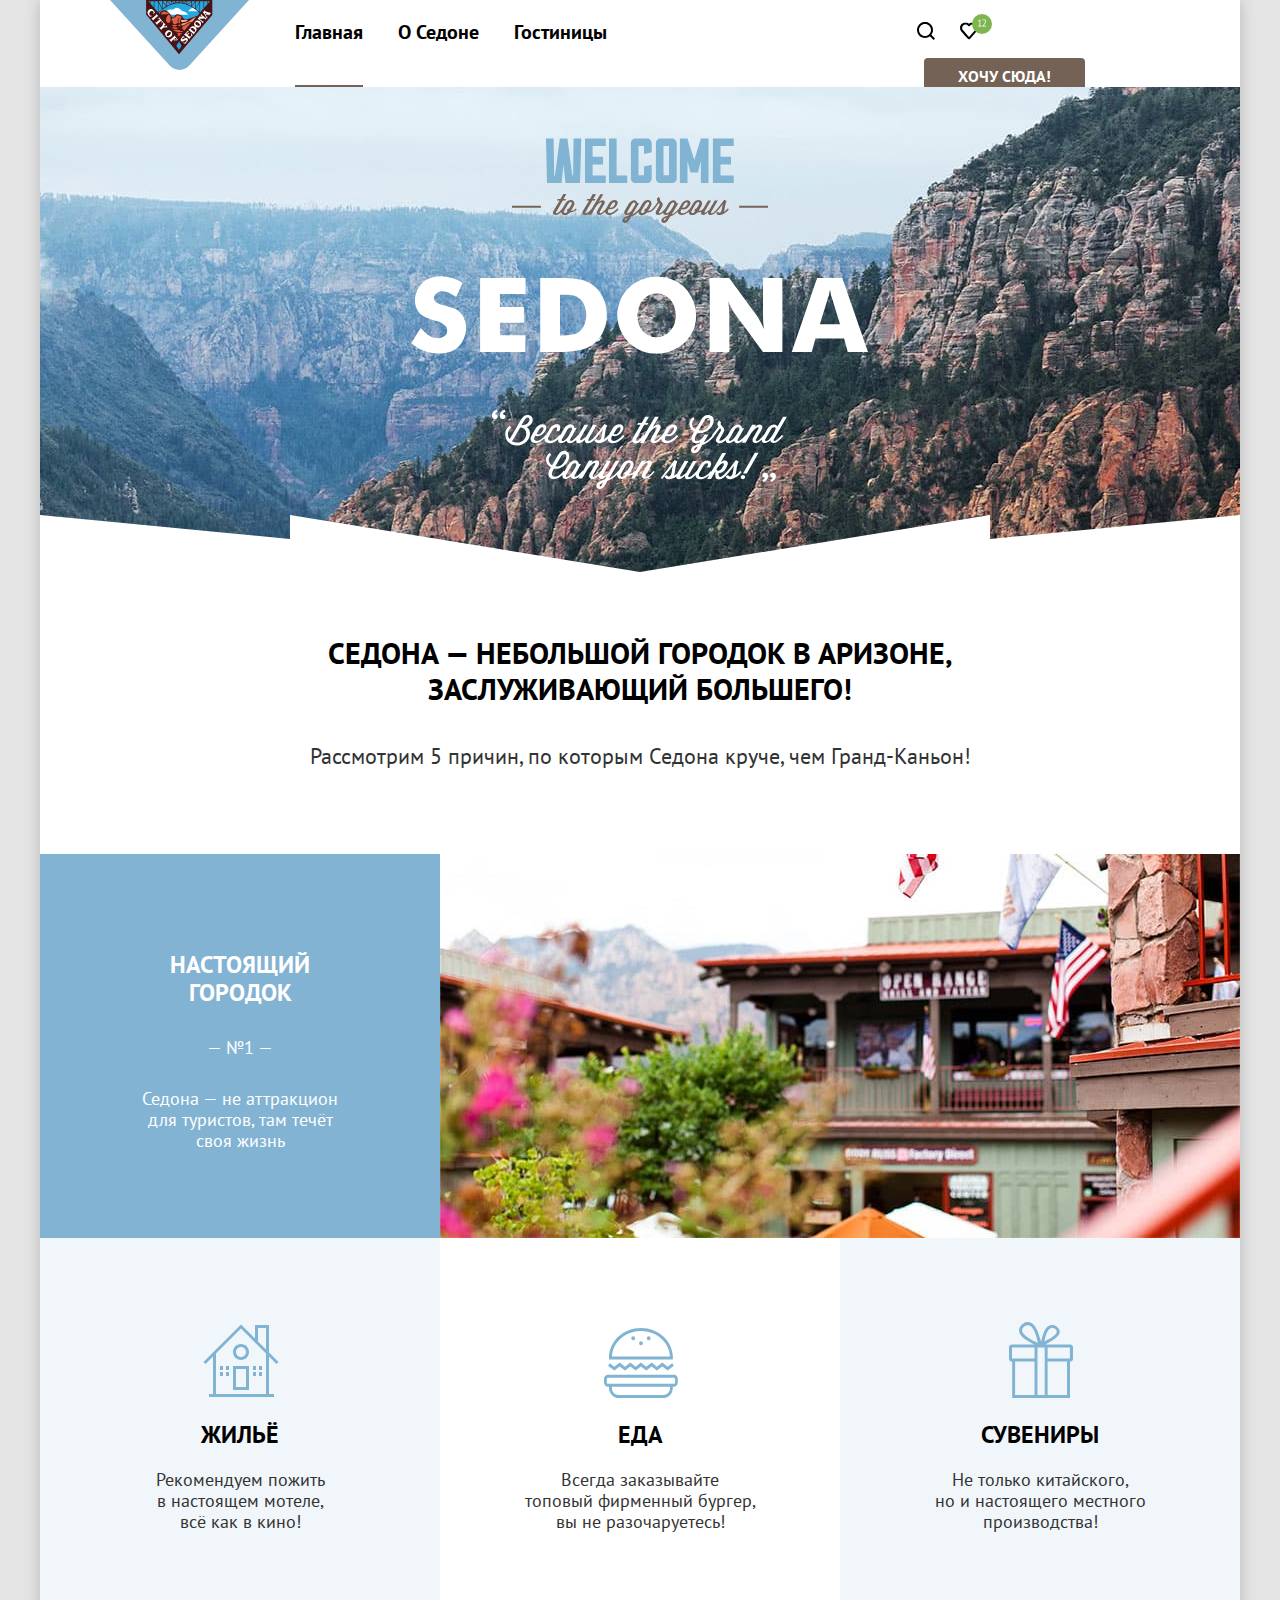
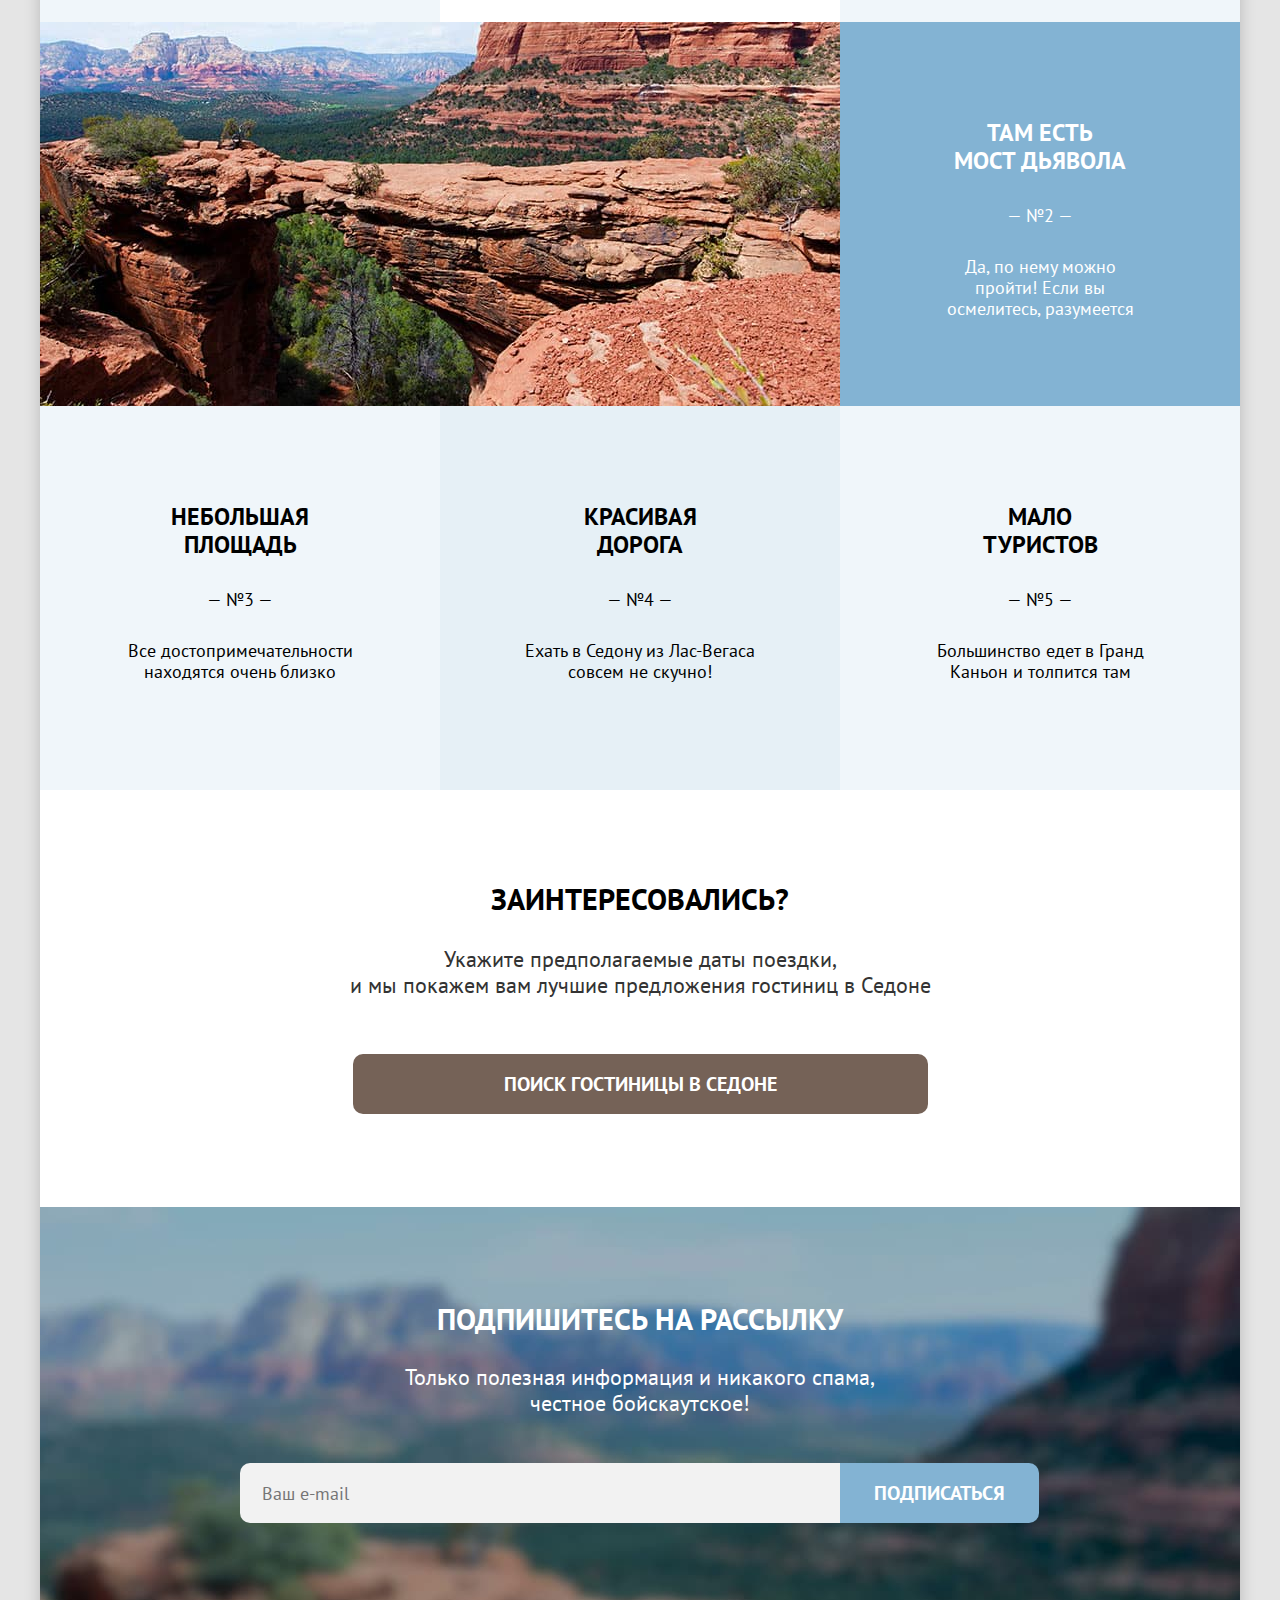
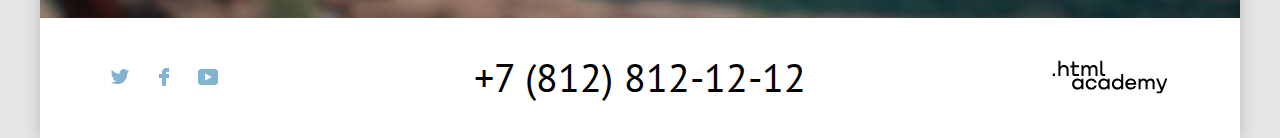
<file: index.html>
<!DOCTYPE html>
<html lang="ru">
<head>
  <meta charset="utf-8">
  <link rel="stylesheet" href="styles/styles.css">
  <link rel="icon" type="image/png" sizes="32x32" href="images/favicon.png">
  <title>Главная</title>
</head>
<body>
<!--header-->
<header class="main-header">
  <div class="page-wrapper">
    <nav class="navigation-header">

      <a class="main-logo" href="https://htmlacademy.ru/">
        <img class="main-logo-img" src="images/main-logo.svg" width="139" height="70" alt="Логотип сайта Седона.">
      </a>

      <ul class="navigation-list navigation-main list-clear">
        <li class="navigation-main-item">
          <a class="navigation-link navigation-main-link active-header" href="index.html">Главная</a>
        </li>
        <li class="navigation-main-item">
          <a class="navigation-link navigation-main-link" href="#">О Седоне</a>
        </li>
        <li class="navigation-main-item">
          <a class="navigation-link navigation-main-link" href="catalog.html">Гостиницы</a>
        </li>
      </ul>

      <ul class="navigation-list navigation-user list-clear">
        <li class="navigation-user-item">
          <a class="navigation-link navigation-user-link" href="#">
            <span class="visually-hidden">Поиск.</span>
            <svg class="header-icon" aria-hidden="true" focusable="false" viewBox="0 0 18 18" width="18" height="18" xmlns="http://www.w3.org/2000/svg">
              <path d="m18 16.5-3.7-3.7c1-1.3 1.7-3 1.7-4.9 0-4.4-3.6-8-8-8S0 3.6 0 8c0 4.4 3.6 8 8 8 1.8 0 3.5-.6 4.9-1.7l3.7 3.7 1.4-1.5ZM8 14c-3.3 0-6-2.7-6-6s2.7-6 6-6 6 2.7 6 6-2.7 6-6 6Z"/>
            </svg>
          </a>
        </li>
        <li class="navigation-user-item">
          <a class="navigation-link navigation-user-link number" href="#">
            <span class="visually-hidden">Избранное.</span>
            <svg class="header-icon" aria-hidden="true" focusable="false" width="18" height="17" viewBox="0 0 18 17" xmlns="http://www.w3.org/2000/svg">
              <path d="M8.9 17C8.6 17 8.3 16.9 8.1 16.6C2.7 10.5 1.4 9.1 1.1 8.7C0.4 7.8 0 6.6 0 5.4C0 2.4 2.4 0 5.5 0C6.8 0 8 0.5 9 1.3C10 0.5 11.3 0 12.5 0C15.5 0 18 2.4 18 5.4C18 6.7 17.5 7.9 16.7 8.8L9.7 16.7C9.5 16.9 9.3 17 8.9 17ZM2.9 7.5C3.2 7.9 6.4 11.5 9 14.4L15.2 7.4C15.7 6.9 15.9 6.2 15.9 5.4C15.9 3.6 14.4 2.1 12.6 2.1C11.6 2.1 10.6 2.6 9.9 3.4C9.6 3.7 9.3 3.8 9 3.8C8.7 3.8 8.4 3.6 8.2 3.4C7.5 2.6 6.5 2.1 5.5 2.1C3.7 2.1 2.2 3.6 2.2 5.4C2.1 6.3 2.5 7 2.9 7.5C2.8 7.5 2.8 7.5 2.9 7.5Z"/>
            </svg>
          </a>
        </li>
        <li class="navigation-item-button">
          <a class="navigation-link-button button-brown navigation-button" href="#">Хочу сюда!</a>
        </li>
      </ul>

    </nav>
  </div>
</header>
<!--header-->
<!--Основное сожердимое-->
<main class="main-index main-container">
<!--Основная картинка и подпись под ней-->
<h1 class="visually-hidden">Седона.</h1>
  <section class="welcome-background">
    <h2 class="visually-hidden">Фотография пейзажа Седоны , с текстом</h2>
  </section>
  <section class="welcome">
    <h2 class="visually-hidden">Добро пожаловать в Седону.</h2>
    <span class="welcome-title">Седона — небольшой городок в Аризоне, заслуживающий большего!</span><br>
    <p class="welcome-text">Рассмотрим 5 причин, по которым Седона круче, чем Гранд-Каньон!</p>
  </section>
<!--Основная картинка и подпись под ней-->
<!--Преимущества-->
<section class="features">
    <h2 class="visually-hidden">Преимущества Седоны.</h2>
    <ul class="features-list list-clear">
        <li class="features-item">
            <div class="features-item-card features-item-promo">
                <h3 class="features-item-title">Настоящий городок</h3>
                <p class="features-item-number">— №1 —</p>
                <p class="features-item-description">Седона — не аттракцион для туристов, там течёт своя жизнь</p>
            </div>
            <img class="features-item-picture" src="images/features-city.jpg" width="800" height="384" alt="Город Седона.">
            <ul class="features-sub-list list-clear">
                <li class="features-sub-item features-house icon-svg">
                    <h3 class="features-subtitle">Жильё</h3>
                    <p class="features-subtext home-text">Рекомендуем пожить в настоящем мотеле, всё как в кино!</p>
                 </li>
                <li class="features-sub-item features-eat icon-svg">
                    <h3 class="features-subtitle">Еда</h3>
                    <p class="features-subtext">Всегда заказывайте<br> топовый фирменный бургер, вы не разочаруетесь!</p>
                </li>
                <li class="features-sub-item features-souvenirs icon-svg">
                    <h3 class="features-subtitle">Сувениры</h3>
                    <p class="features-subtext">Не только китайского,<br> но и настоящего местного производства!</p>
                </li>
            </ul>
        </li>
        <li class="features-item">
        <img class="features-item-picture" src="images/features-bridge.jpg" width="800" height="384" alt="Мост дьявола.">
            <div class="features-item-card features-item-promo">
                <h3 class="features-item-title">Там есть мост дьявола</h3>
                <p class="features-item-number">— №2 —</p>
                <p class="features-item-description">Да, по нему можно пройти! Если вы осмелитесь, разумеется</p>
            </div>
        </li>
        <li class="features-item  features-item-short">
            <div class="features-item-card">
                <h3 class="features-item-title">Небольшая площадь</h3>
                <p class="features-item-number">— №3 —</p>
                <p class="features-item-short-text">Все достопримечательности находятся очень близко</p>
            </div>
        </li>
        <li class="features-item features-item-short">
            <div class="features-item-card">
                <h3 class="features-item-title">Красивая дорога</h3>
                <p class="features-item-number">— №4 —</p>
                <p class="features-item-short-text">Ехать в Седону из Лас-Вегаса совсем не скучно!</p>
            </div>
        </li>
        <li class="features-item  features-item-short">
            <div class="features-item-card">
                <h3 class="features-item-title">Мало туристов</h3>
                <p class="features-item-number">— №5 —</p>
                <p class="features-item-description">Большинство едет в Гранд Каньон и толпится там</p>
            </div>
        </li>
    </ul>
</section>
<!--Преимущества-->
<!--Окно поиска гостиницы-->
<section class="search">
  <h2 class="search-title">Заинтересовались?</h2>
  <p class="search-text">Укажите предполагаемые даты поездки,<br> и мы покажем вам лучшие предложения гостиниц в Седоне</p>
  <button class="button-search button-brown" type="button">Поиск гостиницы в седоне</button>
</section>
<!--Окно поиска гостиницы-->
<!--Окно подписки-->
<section class="subscribe">
  <h2 class="subscribe-title">Подпишитесь на рассылку</h2>
  <p class="subscribe-text">Только полезная информация и никакого спама, честное бойскаутское!</p>
  <form  class="subscribe-form" action="https://echo.htmlacademy.ru/" method="post">
    <label class="visually-hidden" for="field-email">Введите ваш e-mail</label>
    <input class="subscribe-input" type="email" placeholder="Ваш e-mail" name="e-mail" id="field-email">
    <button class="button-subscribe button-blue" type="submit">Подписаться</button>
  </form>
</section>
<!--Окно подписки-->
</main>
<!--Основное сожердимое-->
<!--footer-->
<footer class="main-footer">
  <section class="footer-contacts">
    <h2 class="visually-hidden">Социальные сети.</h2>
    <ul class="social-list list-clear">
      <li class="social-item">
        <a class="social-link" href="https://twitter.com/htmlacademy_ru">
          <svg class="social-icon" aria-hidden="true" focusable="false" width="20" height="20" fill="#83B3D3" xmlns="http://www.w3.org/2000/svg"><path d="M12.6 2.2c1.8-.5 3.2.3 3.8 1.2.7-.2 1.4-.5 2.1-.7 0 .9-.6 1.5-.9 1.8.7.1 1.4-.6 1.4-.6-.2 1-1.1 1.8-1.7 2C17.1 12.7 14 17.1 6.7 17h-.5c-.4 0-4.4-.5-5.2-1.9 2.4.2 4.1-.4 5-1.2-1-.3-2.9-.4-3.2-2.9.4.1.6.2 1.3.1-1.3-.8-2.7-1.6-2.6-3.8.3.3 1.1.5 1.4.5-.8-.2-2.1-3.3-1-4.9 1.9 1.9 4 3.6 7.6 3.8.2-2.4 1.2-3.9 3.1-4.5Z" /></svg>
          <span class="visually-hidden">Твиттер.</span>
        </a>
      </li>
      <li class="social-item">
        <a class="social-link" href="https://www.facebook.com/htmlacademy">
          <svg class="social-icon" aria-hidden="true" focusable="false" width="20" height="20" fill="#83B3D3" xmlns="http://www.w3.org/2000/svg"><path d="M12 1C9.8 1 8 2.8 8 5v2H5v4h3v8h4v-8h3V7h-3V5h3V1h-3Z" /></svg>
          <span class="visually-hidden">Фейсбук.</span>
        </a>
      </li>
      <li class="social-item">
        <a class="social-link" href="https://www.youtube.com/c/HTMLAcademyRUS">
          <svg class="social-icon" width="20" height="16" viewBox="0 0 20 16" fill="#83B3D3" xmlns="http://www.w3.org/2000/svg">
            <g clip-path="url(#clip0_24196_686)">
            <path d="M17 0H2.9C1.2 0 0 1.5 0 3.2V12.7C0 14.5 1.2 16 2.9 16H17.2C18.7 16 20.1 14.5 20.1 12.8V3.2C19.9 1.5 18.7 0 17 0ZM7 11.8V4.2L13.7 8L7 11.8Z" />
            </g><defs><clipPath id="clip0_24196_686"><rect width="20" height="16" fill="white"/></clipPath>
            </defs>
          </svg>
          <span class="visually-hidden">Ютуб.</span>
        </a>
      </li>
    </ul>
  </section>
  <section class="footer-number">
    <h2 class="visually-hidden">Номер телефона.</h2>
    <a class="footer-phone-number" href="tel:+78128121212">+7 (812) 812-12-12</a>
  </section>
  <section class="footer-logo">
    <h2 class="visually-hidden">Логотип разработичка html-academy.</h2>
    <a class="footer-logo-link" href="mailto:htmlacademy.ru" >
      <svg class="footer-icon-logo" aria-hidden="true" focusable="false" width="115" height="33"  xmlns="http://www.w3.org/2000/svg"><g clip-path="url(#a)"><path fill-rule="evenodd" clip-rule="evenodd" d="M8 6.2c.8-1 2-1.7 3.6-1.7 2.7 0 4.6 1.9 4.5 4.9v6.1h-2V9.8c0-1.8-1.1-3.2-2.9-3.2-2 0-3.3 1.5-3.3 3.6v5.3h-2V0h2v6.2H8Zm-8 9.3v-2.6h2.5v2.6H0ZM26.6 4.8h-4.8V1.1h-2v3.8h-1.9v2h1.9v6c0 1.7 1 2.7 2.7 2.7h4.1v-2h-3.7c-.7 0-1.1-.4-1.1-1.1V6.8h4.8v-2Zm11 1.9c.6-1.3 1.9-2.1 3.5-2.1 2.5 0 4 1.8 3.9 4.3v6.5h-2V9.1c0-1.6-.9-2.6-2.4-2.6-1.2 0-2.6.9-2.6 3.3v5.6h-2V9.1c0-1.6-.9-2.6-2.4-2.6C32 6.5 31 8 31 10v5.4h-2V4.8h1.9v1.6h.1c.6-1 1.7-1.8 3.1-1.8 1.6 0 2.8.9 3.4 2.1h.1Zm10.2 6c0 1.7 1 2.7 2.8 2.7h2v-2h-1.7c-.7 0-1.1-.4-1.1-1.1V0h-2v12.7ZM25 17.9c1.7 0 3 .7 3.9 1.8v-1.5h2v10.6h-2v-1.6h-.1c-.8 1.1-2 1.9-3.8 1.9-3.1 0-5.4-2.3-5.4-5.6s2.3-5.6 5.4-5.6Zm-3.3 5.6c0 2 1.4 3.6 3.6 3.6s3.6-1.7 3.6-3.6c0-2-1.4-3.6-3.6-3.6s-3.6 1.6-3.6 3.6ZM44.2 22c-.5-2.4-2.6-4.1-5.4-4.1a5.4 5.4 0 0 0-5.6 5.6c0 3.1 2.2 5.6 5.6 5.6 2.8 0 4.9-1.8 5.4-4.2h-2.1a3.4 3.4 0 0 1-3.3 2.3c-2.2 0-3.6-1.6-3.6-3.6s1.4-3.6 3.6-3.6c1.6 0 2.8 1 3.3 2.2h2.1V22Zm7-4.1c1.7 0 3 .7 3.9 1.8v-1.5h2v10.6h-2v-1.6H55c-.8 1.1-2 1.9-3.8 1.9-3.1 0-5.4-2.3-5.4-5.6s2.3-5.6 5.4-5.6Zm-3.3 5.6c0 2 1.4 3.6 3.6 3.6 2.1 0 3.6-1.7 3.6-3.6 0-2-1.4-3.6-3.6-3.6s-3.6 1.6-3.6 3.6Zm20.8-3.7c-.9-1.1-2.2-1.9-3.9-1.9-3.1 0-5.4 2.3-5.4 5.6s2.2 5.6 5.4 5.6c1.7 0 3-.8 3.8-1.8h.1v1.5h2V13.4h-2v6.4Zm-3.6 7.3c-2.2 0-3.6-1.6-3.6-3.6s1.4-3.6 3.6-3.6 3.6 1.6 3.6 3.6c-.1 2-1.5 3.6-3.6 3.6Zm7.7-3.6c0-3.1 2.2-5.6 5.5-5.6 3.5 0 5.7 2.7 5.5 6.3H75c.1 1.6 1.5 2.9 3.4 2.9 1.4 0 2.5-.6 3-1.6h2.1c-.7 2.3-2.7 3.6-5.2 3.6-3.4 0-5.5-2.6-5.5-5.6Zm8.8-1.1c-.3-1.6-1.6-2.6-3.3-2.6-1.7 0-2.9 1.1-3.2 2.6h6.5Zm16.6-4.5c-1.6 0-2.9.8-3.6 2h-.1c-.6-1.2-1.8-2-3.4-2-1.4 0-2.5.7-3.1 1.8v-1.5h-1.9v10.6h2v-5.4c0-2 1-3.4 2.6-3.5 1.5 0 2.4 1 2.4 2.6v6.3h2v-5.6c0-2.4 1.4-3.3 2.6-3.3 1.5 0 2.4 1 2.4 2.6v6.3h2v-6.5c.1-2.6-1.4-4.4-3.9-4.4Zm7.6.2 3.6 8.9 3.4-8.9h2.1l-4.7 12.2c-.7 1.8-1.7 2.6-3.5 2.6h-2.5v-2h2.5c1 0 1.4-.3 1.7-1.2l-4.8-11.6h2.2Z"/></g><defs><clipPath id="a"><path fill="#fff" d="M0 0h114.9v32.9H0z"/></clipPath></defs></svg>
      <span class="visually-hidden">Логотип html-academy.</span>
    </a>
  </section>
</footer>
<!--footer-->

<!--Модальное окно-->
<div class="modal-container visually-hidden">
  <div class="modal modal-auth">

    <section class="modal-content">
      <div class="header-modal">
        <h2 class="modal-title">Поиск гостиницы в Седоне</h2>
      <button class="modal-close-button">
        <span class="visually-hidden">Закрыть</span>
        <svg class="icon-close" width="13" height="13" viewBox="0 0 13 13" fill="none" xmlns="http://www.w3.org/2000/svg">
          <path d="M13 1.2L11.8 0L6.5 5.3L1.2 0L0 1.2L5.3 6.5L0 11.8L1.2 13L6.5 7.7L11.8 13L13 11.8L7.7 6.5L13 1.2Z" fill="black"/>
          </svg>

      </button>
      </div>

      <form class="auth-form" action="https://echo.htmlacademy.ru/" method="post">

        <label class="modal-label" for="date-entry">Дата заезда:</label>
        <div class="input-wrapper">
          <input class="auth-form-field field" type="date" id="date-entry" name="auth-login">
          <span class="visually-hidden">Дата заезда.</span>
          <span class="input-message input-error">
            Мы не можем отправить вас в прошлое.
          </span>
        </div>

        <label class="modal-label" for="auth-exit">Дата выезда:</label>
        <div class="input-wrapper">
          <input class="auth-form-field field" type="date" id="auth-exit" name="auth-login">
          <span class="visually-hidden">Дата выезда.</span>
          <span class="input-message input-correct">
            На эти даты есть свободные номера. Пока есть.
          </span>
        </div>

        <label class="modal-label" for="grown">Взрослые:</label>
          <div class="button-wrapper">
            <button class="button-minus button-field" type="button">
              <svg class="modal-icon" aria-hidden="true" focusable="false" width="20" height="20" viewBox="0 0 20 20" xmlns="http://www.w3.org/2000/svg"><path d="M3 9v2h14V9H3Z"/></svg>
            </button>
            <input class="modal-input-number" type="text" value="2" id="grown">
            <button class="button-plus button-field" type="button">
              <svg class="modal-icon" aria-hidden="true" focusable="false" width="20" height="20" viewBox="0 0 20 20" xmlns="http://www.w3.org/2000/svg"><path d="M17 9h-6V3H9v6H3v2h6v6h2v-6h6V9Z"/></svg>
            </button>
          </div>
          <div class="modal-child">
            <label class="modal-label" for="child">Дети:</label>
            <button class="tooltip-button"></button>
            <span class="tooltip-text" id="tooltip-label">Укажите количество детей, которые будут с вами, возраст которых от 6 до 18 лет. Дети до 6 лет размещаются бесплатно.
            </span>
          </div>
          <div class="button-wrapper">
            <button class="button-minus button-field" type="button">
              <svg class="modal-icon" aria-hidden="true" focusable="false" width="20" height="20" viewBox="0 0 20 20" xmlns="http://www.w3.org/2000/svg"><path d="M3 9v2h14V9H3Z"/></svg>
            </button>

            <input class="modal-input-number" type="text" value="1" id="child">

            <button class="button-plus button-field" type="button">
              <svg class="modal-icon" aria-hidden="true" focusable="false" width="20" height="20" viewBox="0 0 20 20" xmlns="http://www.w3.org/2000/svg"><path d="M17 9h-6V3H9v6H3v2h6v6h2v-6h6V9Z"/></svg>
            </button>
          </div>
          <button class="modal-button button-blue">Найти</button>
      </form>
    </section>
  </div>
</div>
<!--Модальное окно-->
</body>
</html>
</file>
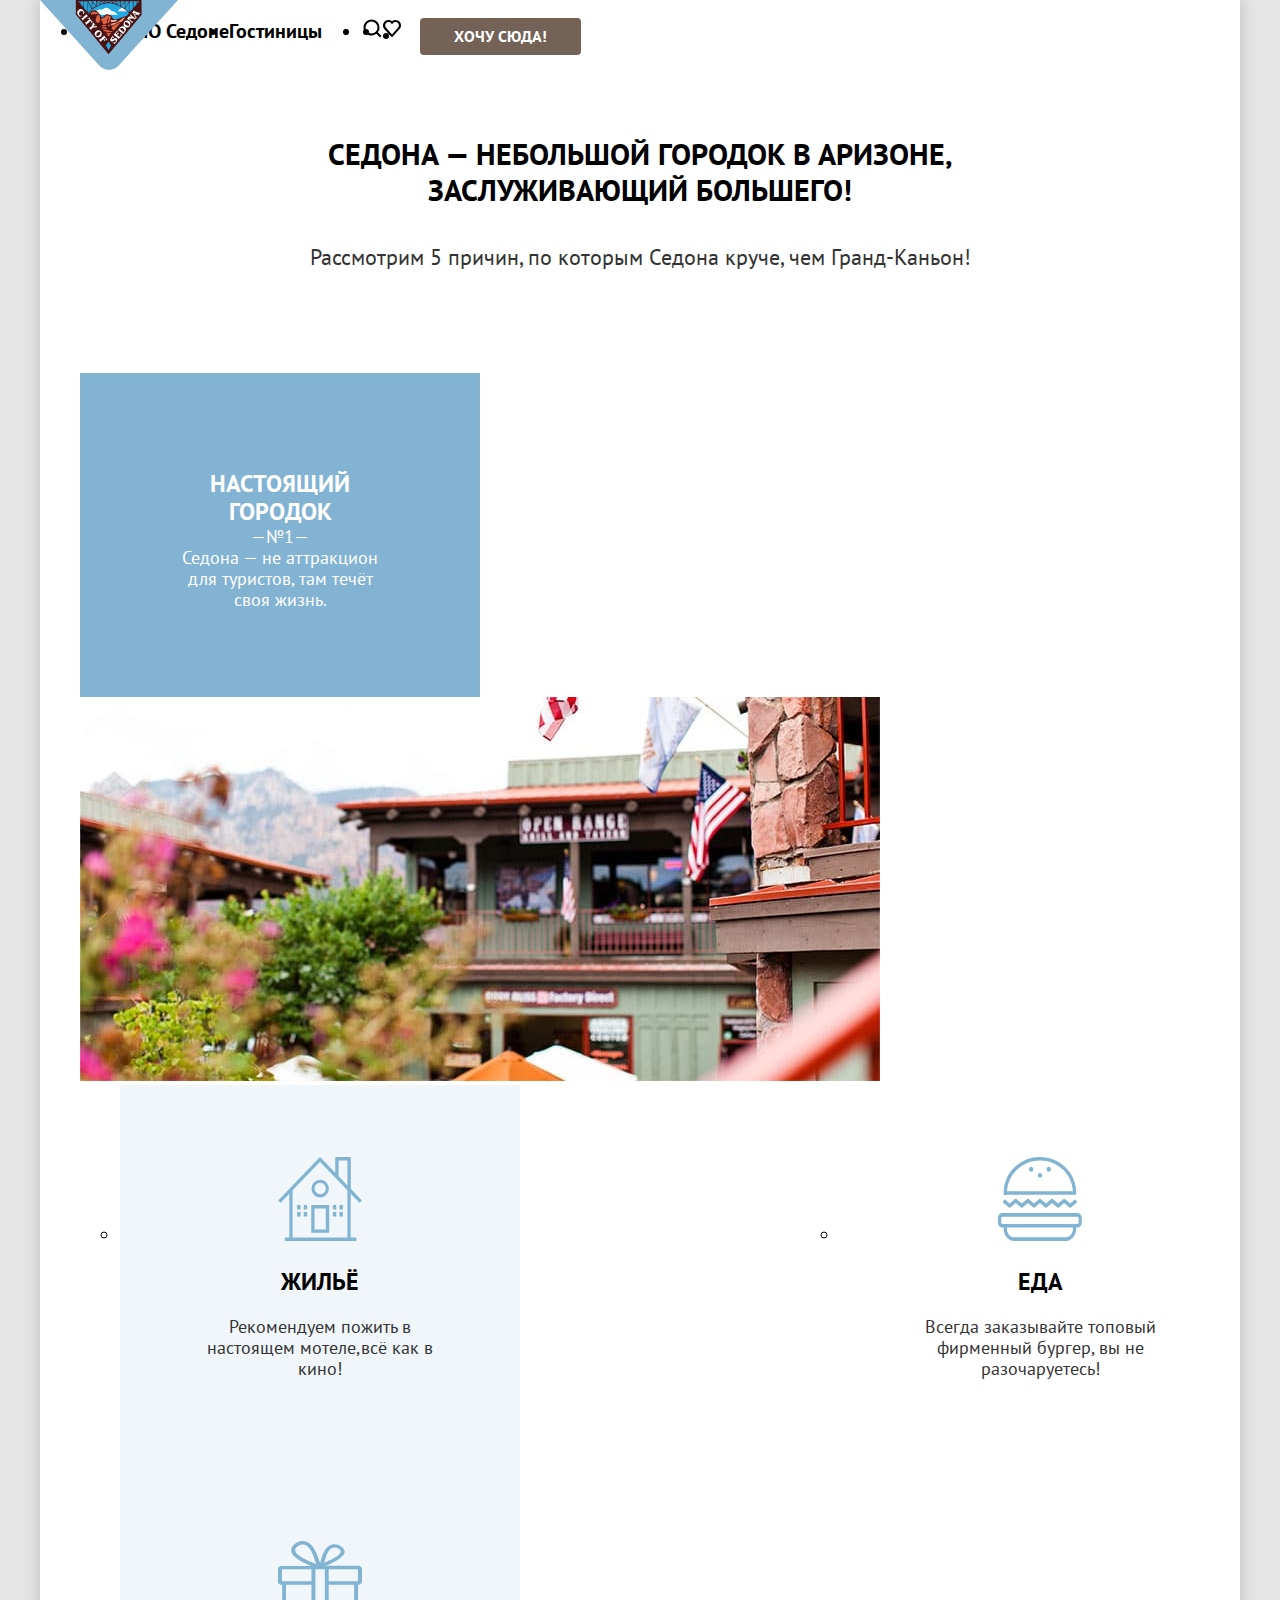
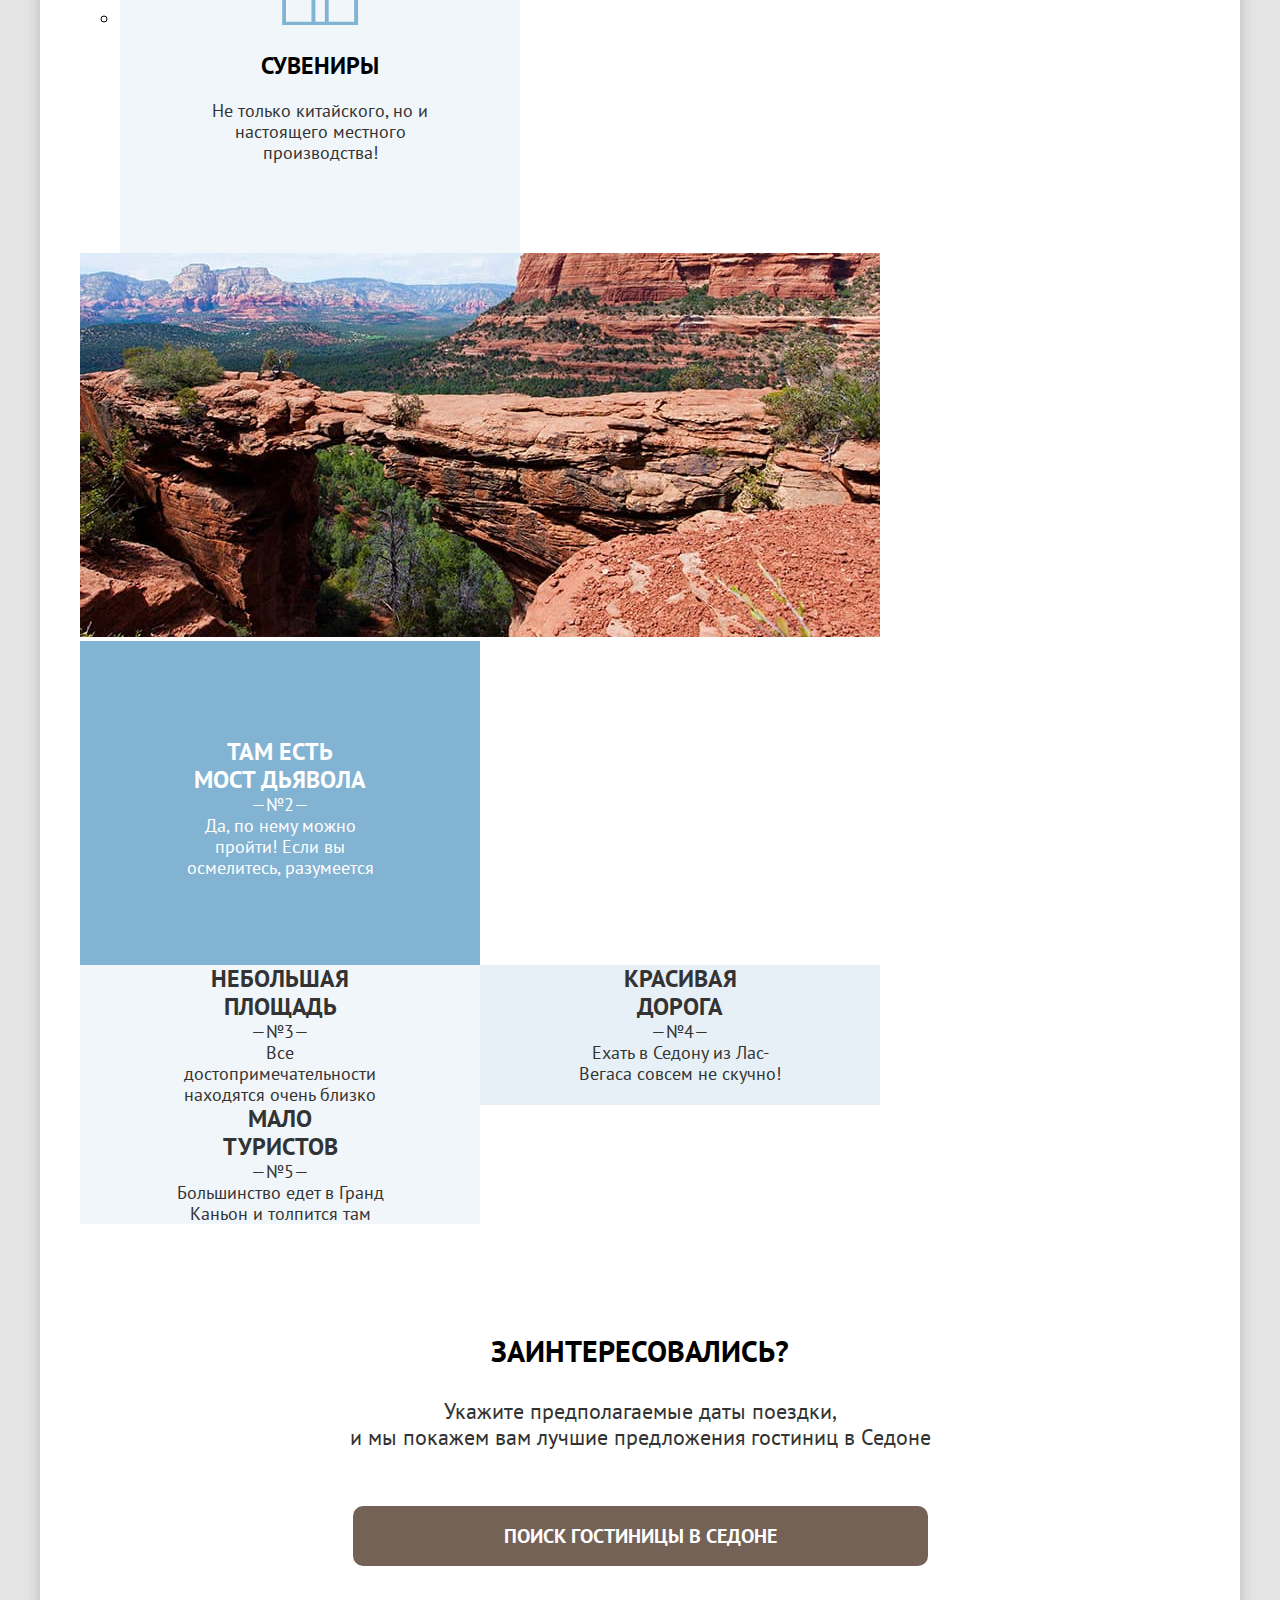
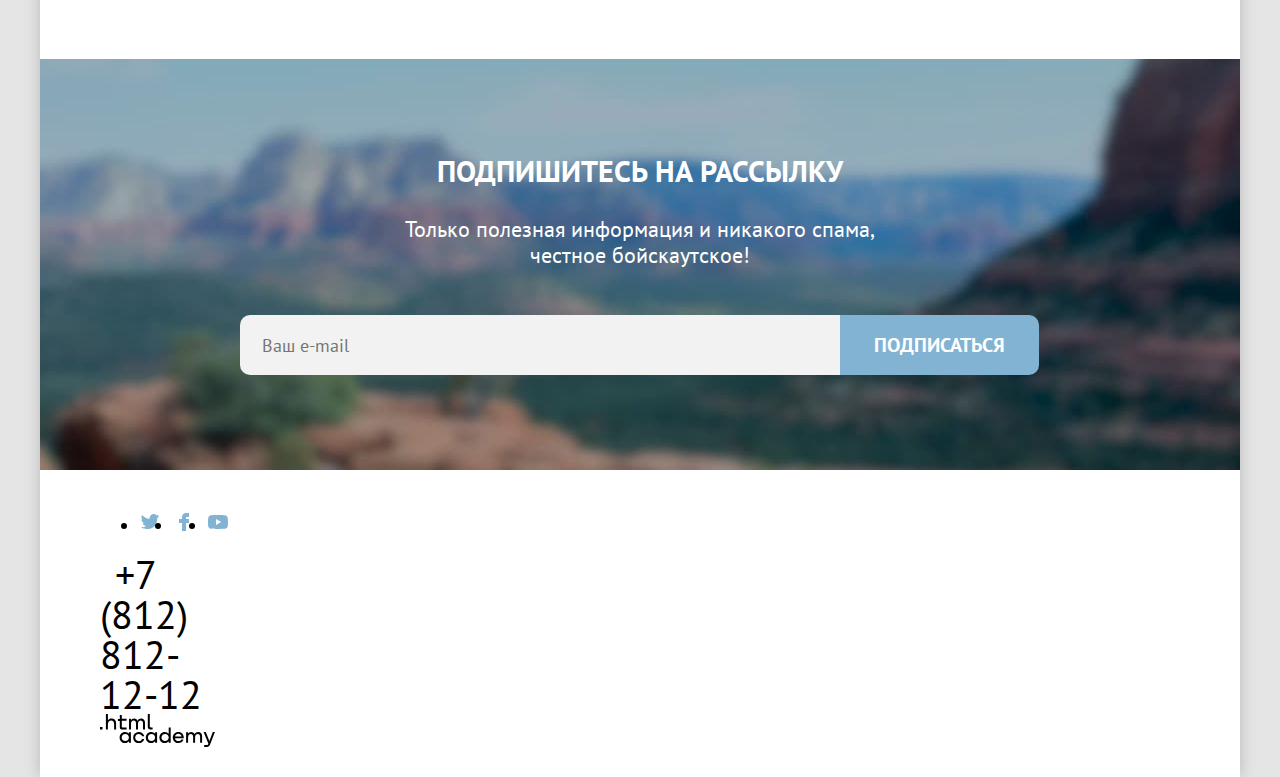
<file: 5/index.html>
<!DOCTYPE html>
<html lang="ru">
<head>
    <meta charset="utf-8">
    <link rel="stylesheet" href="/styles/styles.css">
    <title>Седона</title>
  <base href="https://htmlacademy-htmlcss.github.io/1221133-sedona-33/5/">
</head>
<body>
<div class="container">
<!--Шапка сайта-->
<header class="main-header">
    <nav class="navigation-header">
        <a class="main-logo-link" href="https://htmlacademy.ru/"><img class="main-logo" src="images/main-logo.svg" width="138" height="70" alt="Логотип сайта Седона."></a>
        <ul class="navigation-list">
            <li class="navigation-item">
                <a class="navigation-link" href="index.html">Главная</a>
            </li>
            <li class="navigation-item">
                <a class="navigation-link" href="#">О Седоне</a>
            </li>
            <li class="navigation-item">
                <a class="navigation-link" href="catalog.html">Гостиницы</a>
            </li>
        </ul>
        <ul class="navigation-list navigation-control">
            <!--пока оставил ссылки, возможно нужно будет менять-->
            <li class="navigation-item">
                <a class="navigation-link" href="#"><span class="visually-hidden">Поиск.</span><img class="navigation-icon" src="images/nav-search.svg" width="20" height="20" alt="Иконка поиска."></a>
            </li>
            <li class="navigation-item">
                <a class="navigation-link" href="#"><span class="visually-hidden">Избранное.</span><img class="navigation-icon" src="images/nav-heart.svg" width="20" height="20" alt="Иконка Избранное."></a>
            </li>
            <li class="navigation-item">
              <a class="navigation-link navigation-button" href="#">Хочу сюда!</a>
            </li>
        </ul>
    </nav>
</header>
<!--Шапка сайта-->
<!--Основное сожердимое-->
<main class="main-index">
<!--Основная картинка и подпись под ней-->
<h1 class="visually-hidden">Седона.</h1>
  <section class="welcome">
    <div class="main-background"></div>
    <h2 class="visually-hidden">Добро пожаловать в Седону.</h2>
    <span class="welcome-title">Седона — небольшой городок в Аризоне,<br> заслуживающий большего!</span><br>
    <p class="welcome-text">Рассмотрим 5 причин, по которым Седона круче, чем Гранд-Каньон!</p>
  </section>
<!--Основная картинка и подпись под ней-->
<!--Преимущества-->
<section class="features">
    <h2 class="visually-hidden">Преимущества Седоны.</h2>
    <ul class="features-list">
        <li class="features-item">
            <div class="features-item-card features-item-promo">
                <h3 class="features-item-title">Настоящий городок</h3>
                <span class="features-item-number">—№1—</span>
                <p class="features-item-description">Седона — не аттракцион для туристов, там течёт своя жизнь.</p>
            </div>
            <div class="features-item-images">
                <img class="features-item-picture" src="/images/features-city.jpg" width="800" height="384" alt="Город Седона.">
            </div>
            <ul class="features-sub-list">
                <li class="features-sub-item">
                    <img class="features-subicon" src="images/features-house.svg" width="84" height="84" alt="Жилье.">
                    <h3 class="features-subtitle">Жильё</h3>
                    <p class="features-subtext">Рекомендуем пожить в настоящем мотеле,всё как в кино!</p>
                 </li>
                <li class="features-sub-item">
                    <img class="features-subicon" src="images/features-eat.svg" width="84" height="84" alt="Еда.">
                    <h3 class="features-subtitle">Еда</h3>
                    <p class="features-subtext">Всегда заказывайте топовый фирменный бургер, вы не разочаруетесь!</p>
                </li>
                <li class="features-sub-item">
                    <img class="features-subicon" src="images/features-souvenirs.svg" width="84" height="84" alt="Сувениры.">
                    <h3 class="features-subtitle">Сувениры</h3>
                    <p class="features-subtext">Не только китайского, но и настоящего местного производства!</p>
                </li>
            </ul>
        </li>
        <li class="features-item">
            <div class="features-item-images">
                <img class="features-item-picture" src="images/features-bridge.jpg" width="800" height="384" alt="Мост дьявола.">
            </div>
            <div class="features-item-card features-item-promo">
                <h3 class="features-item-title">Там есть мост дьявола</h3>
                <span class="features-item-number">—№2—</span>
                <p class="features-item-description">Да, по нему можно пройти! Если вы осмелитесь, разумеется</p>
            </div>

        </li>
        <li class="features-item">
            <div class="features-item-card feauters-item-short">
                <h3 class="features-item-title">Небольшая площадь</h3>
                <span class="features-item-number">—№3—</span>
                <p class="features-item-description">Все достопримечательности находятся очень близко</p>
            </div>
        </li>
        <li class="features-item feauters-item-short">
            <div class="features-item-card ">
                <h3 class="features-item-title">Красивая дорога</h3>
                <span class="features-item-number">—№4—</span>
                <p class="features-item-description">Ехать в Седону из Лас-Вегаса совсем не скучно!</p>
            </div>
        </li>
        <li class="features-item">
            <div class="features-item-card feauters-item-short">
                <h3 class="features-item-title">Мало туристов</h3>
                <span class="features-item-number">—№5—</span>
                <p class="features-item-description">Большинство едет в Гранд Каньон и толпится там</p>
            </div>
        </li>
    </ul>
</section>
<!--Преимущества-->
<!--Окно поиска гостиницы-->
<section class="search">
    <h2 class="visually-hidden">Поиск гостиницы.</h2>
    <span class="search-title">Заинтересовались?</span>
    <p class="search-text">Укажите предполагаемые даты поездки,<br> и мы покажем вам лучшие предложения гостиниц в Седоне</p>
    <button class="button-search button-brown" type="button">Поиск гостиницы в седоне</button>
</section>
<!--Окно поиска гостиницы-->
<!--Окно подписки-->
<section class="subscribe">
    <h2 class="visually-hidden">Подпишитесь на рассылку.</h2>
    <span class="subscribe-title">Подпишитесь на рассылку</span>
    <p class="subscribe-text">Только полезная информация и никакого спама,<br> честное бойскаутское!</p>
    <form  class="subscribe-form" action="https://echo.htmlacademy.ru/" method="post">
        <input class="subscribe-input" type="text" placeholder="Ваш e-mail" name="e-mail">
        <button class="button-subscribe button-blue" type="submit">Подписаться</button>
    </form>
</section>
<!--Окно подписки-->
</main>
<!--Основное сожердимое-->
<!--Подвал сайта-->
<footer class="main-footer">
    <section class="footer-contacts">
        <h2 class="visually-hidden">Контакты сайта Седона.</h2>
        <ul class="social-list">
            <li class="social-item"><a href="https://twitter.com/htmlacademy_ru"><img src="images/social-twitter.svg" width="20" height="20" alt="Социальная сеть Twitter."></a></li>
            <li class="social-item"><a href="https://www.facebook.com/htmlacademy"><img src="images/social-facebook.svg" width="20" height="20" alt="Социальная сеть Facebook."></a></li>
            <li class="social-item"><a href="https://www.youtube.com/c/HTMLAcademyRUS"><img src="images/social-youtube.svg" width="20" height="20" alt="Социальная сеть Youtube."></a></li>
        </ul>
        <a class="footer-phone-number" href="tel:+78128121212" >+7 (812) 812-12-12</a>
        <a class="footer-logo" href="mailto:htmlacademy.ru" ><img class="footer-logo-images" src="images/footer-logo.svg" width="115" height="33" alt="Ссылка на HTML Academy."></a>
    </section>
</footer>
<!--Подвал сайта-->
</div>
</body>
</html>
</file>
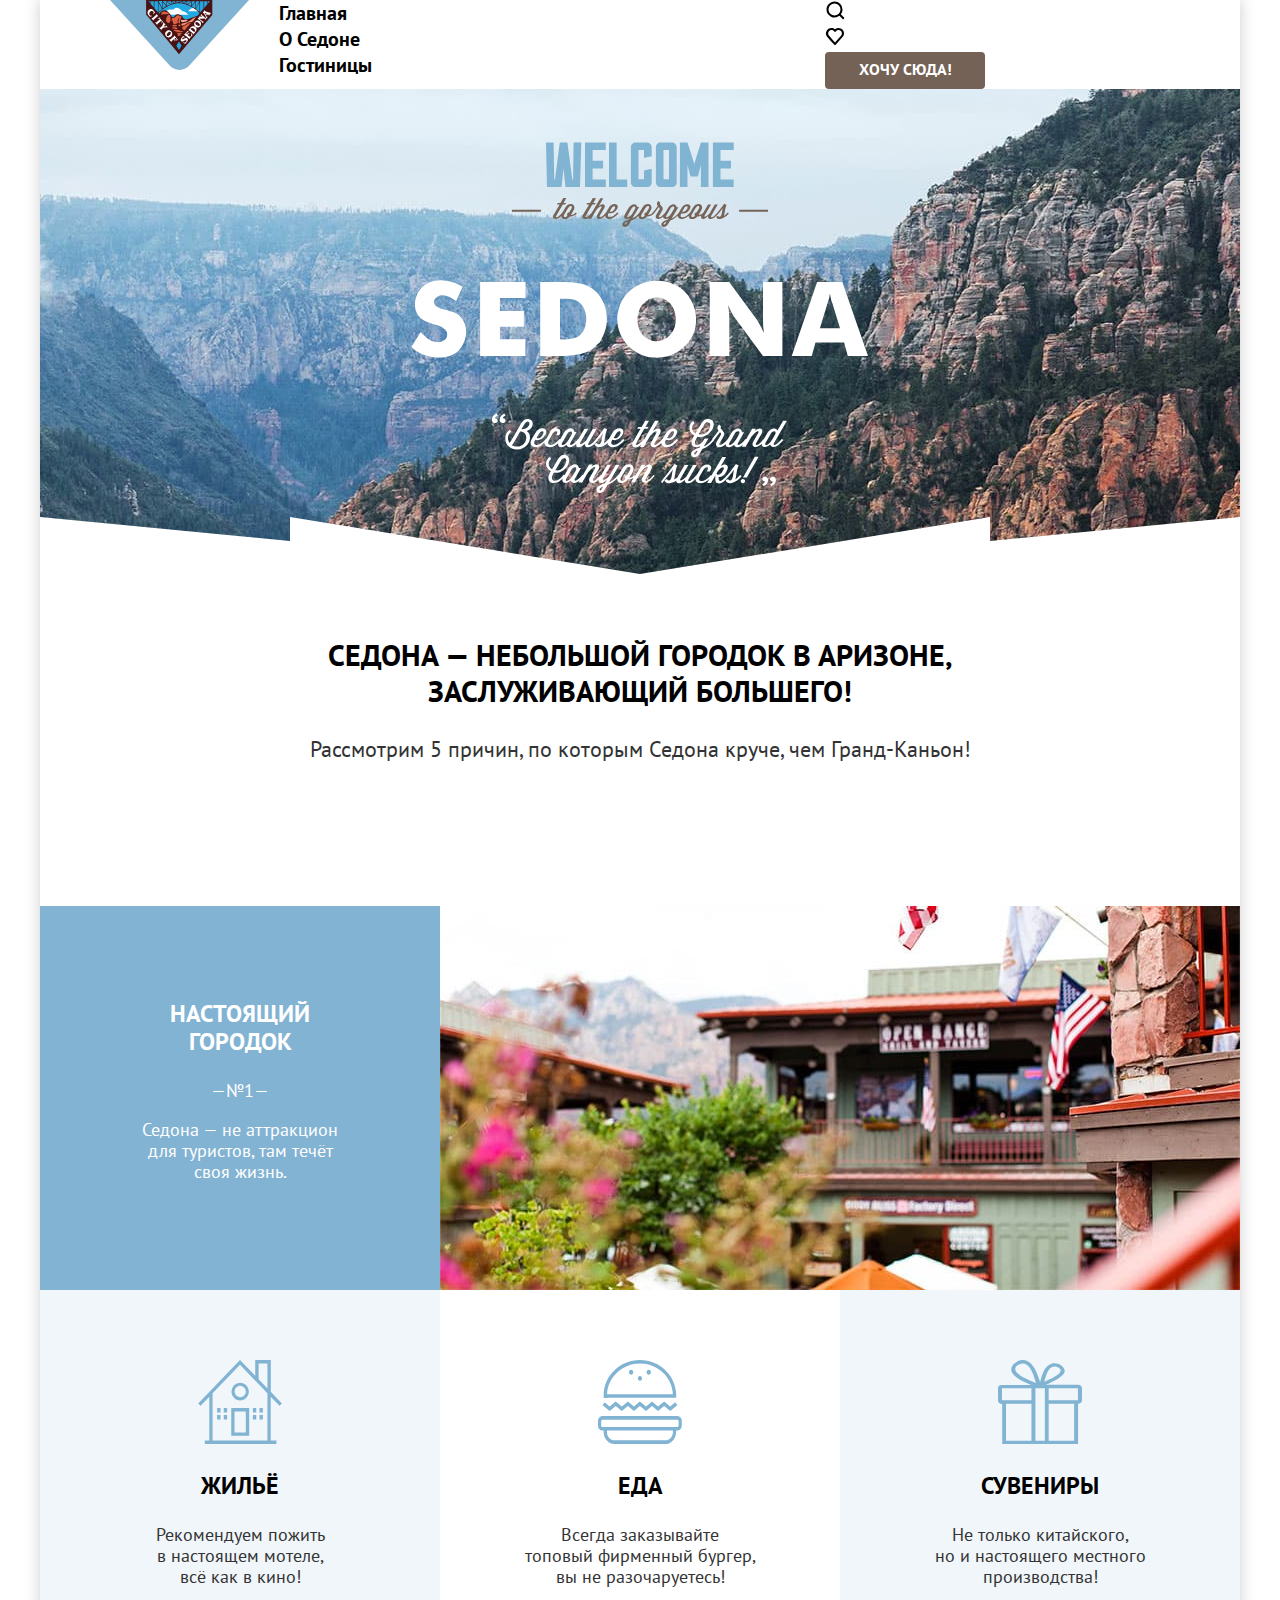
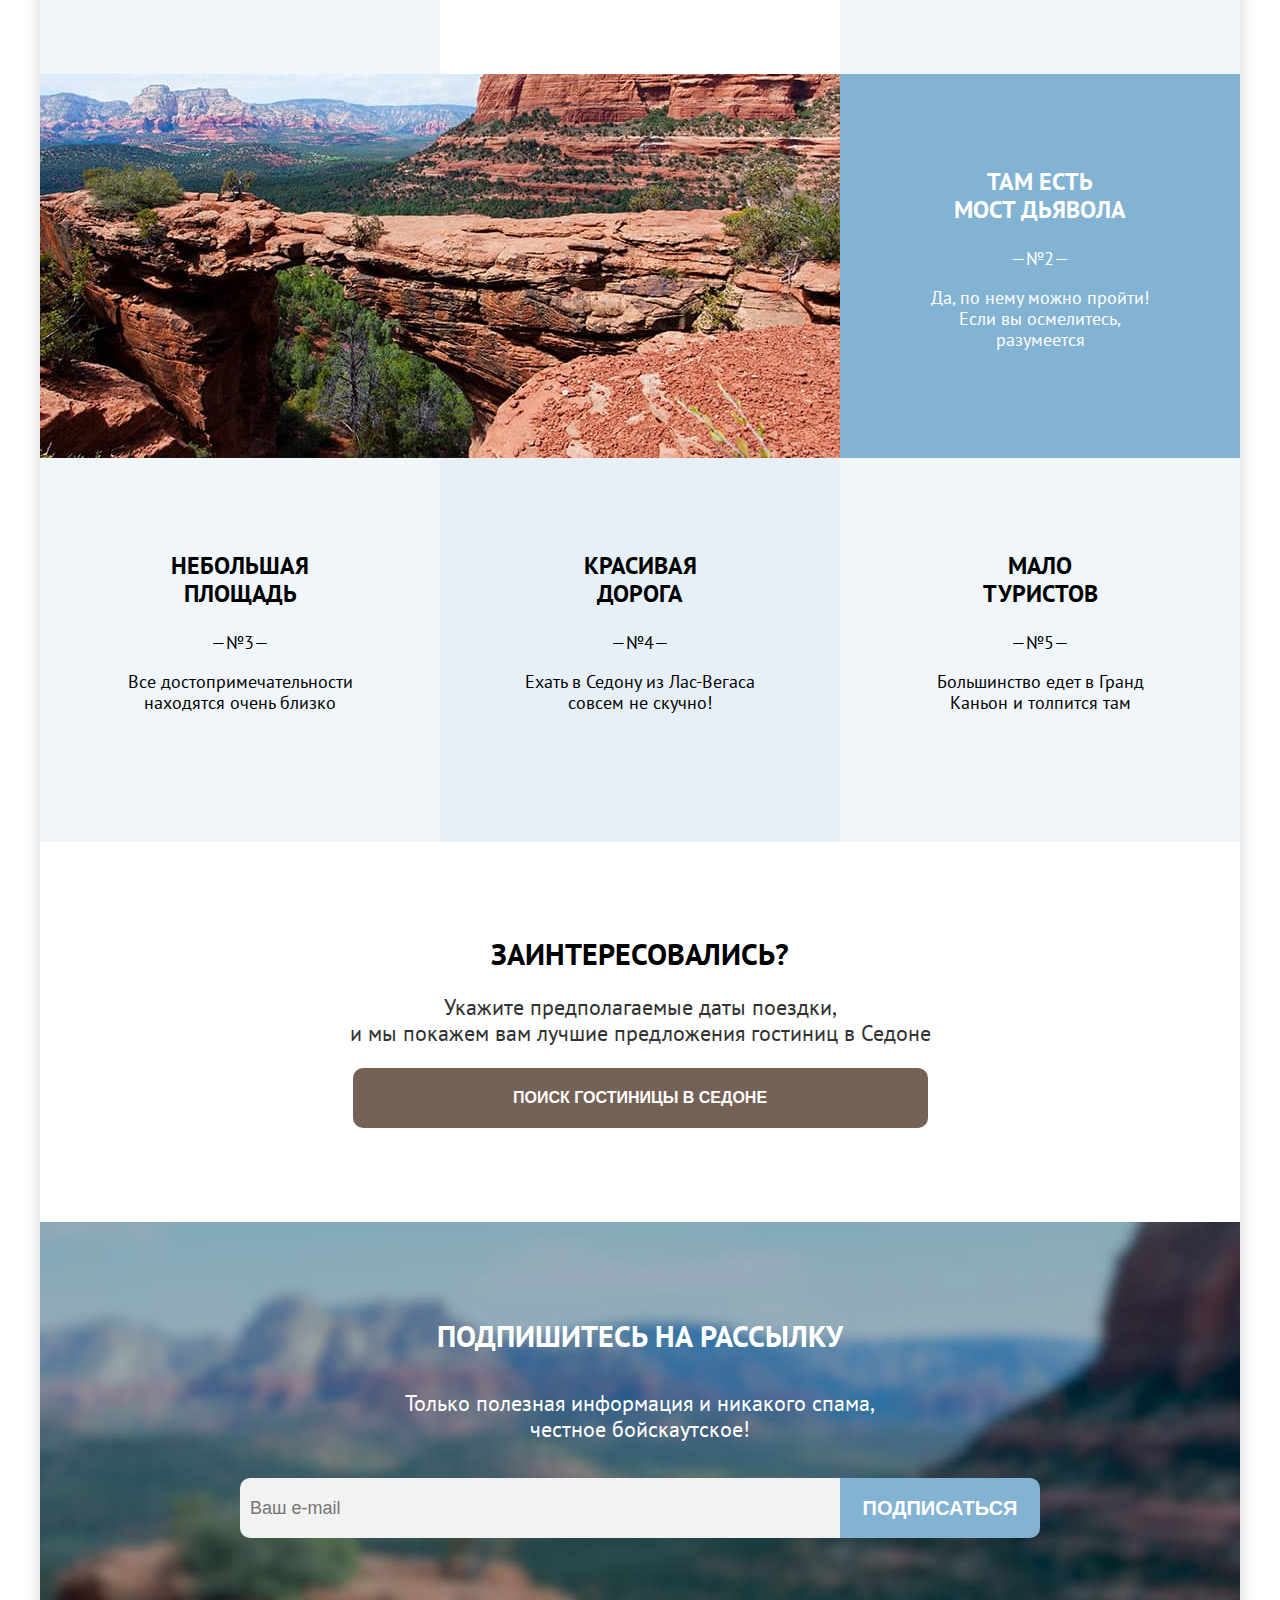
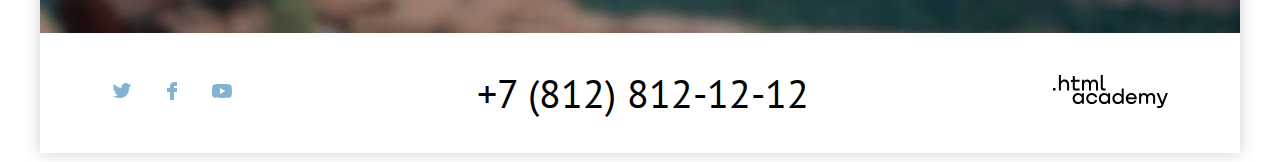
<file: 6/index.html>
<!DOCTYPE html>
<html lang="ru">
<head>
    <meta charset="utf-8">
    <link rel="stylesheet" href="styles/styles.css">
    <title>Седона</title>
  <base href="https://htmlacademy-htmlcss.github.io/1221133-sedona-33/6/">
</head>
<body>
<!--Шапка сайта-->
<header class="main-header">
<div class="page-wrapper">
    <nav class="navigation-header">
        <a class="main-logo-link" href="https://htmlacademy.ru/"><img class="main-logo" src="images/main-logo.svg" width="139" height="70" alt="Логотип сайта Седона."></a>
        <ul class="navigation-list">
            <li class="navigation-item">
                <a class="navigation-link" href="index.html">Главная</a>
            </li>
            <li class="navigation-item">
                <a class="navigation-link" href="#">О Седоне</a>
            </li>
            <li class="navigation-item">
                <a class="navigation-link" href="catalog.html">Гостиницы</a>
            </li>
        </ul>
        <ul class="navigation-list navigation-control">
            <!--пока оставил ссылки, возможно нужно будет менять-->
            <li class="navigation-item">
                <a class="navigation-link" href="#"><span class="visually-hidden">Поиск.</span><img class="navigation-icon" src="images/nav-search.svg" width="20" height="20" alt="Иконка поиска."></a>
            </li>
            <li class="navigation-item">
                <a class="navigation-link" href="#"><span class="visually-hidden">Избранное.</span><img class="navigation-icon" src="images/nav-heart.svg" width="20" height="20" alt="Иконка Избранное."></a>
            </li>
            <li class="navigation-item">
              <a class="navigation-link navigation-button" href="#">Хочу сюда!</a>
            </li>
        </ul>
    </nav>
  </div>
</header>
<!--Шапка сайта-->
<!--Основное сожердимое-->
<main class="main-index main-container">
<!--Основная картинка и подпись под ней-->
<h1 class="visually-hidden">Седона.</h1>
  <section class="welcome">
    <h2 class="visually-hidden">Добро пожаловать в Седону.</h2>
    <div class="main-background"></div>
    <span class="welcome-title">Седона — небольшой городок в Аризоне,<br> заслуживающий большего!</span><br>
    <p class="welcome-text">Рассмотрим 5 причин, по которым Седона круче, чем Гранд-Каньон!</p>
  </section>
<!--Основная картинка и подпись под ней-->
<!--Преимущества-->
<section class="features">
    <h2 class="visually-hidden">Преимущества Седоны.</h2>
    <ul class="features-list">
        <li class="features-item">
            <div class="features-item-card features-item-promo">
                <h3 class="features-item-title">Настоящий<br>городок</h3>
                <span class="features-item-number">—№1—</span>
                <p class="features-item-description">Седона — не аттракцион<br> для туристов, там течёт<br> своя жизнь.</p>
            </div>
            <img class="features-item-picture" src="images/features-city.jpg" width="800" height="384" alt="Город Седона.">
            <ul class="features-sub-list">
                <li class="features-sub-item">
                    <img class="features-subicon" src="images/features-house.svg" width="84" height="84" alt="Жилье.">
                    <h3 class="features-subtitle">Жильё</h3>
                    <p class="features-subtext">Рекомендуем пожить<br> в настоящем мотеле,<br>всё как в кино!</p>
                 </li>
                <li class="features-sub-item">
                    <img class="features-subicon" src="images/features-eat.svg" width="84" height="84" alt="Еда.">
                    <h3 class="features-subtitle">Еда</h3>
                    <p class="features-subtext">Всегда заказывайте<br> топовый фирменный бургер,<br> вы не разочаруетесь!</p>
                </li>
                <li class="features-sub-item">
                    <img class="features-subicon" src="images/features-souvenirs.svg" width="84" height="84" alt="Сувениры.">
                    <h3 class="features-subtitle">Сувениры</h3>
                    <p class="features-subtext">Не только китайского,<br> но и настоящего местного<br>производства!</p>
                </li>
            </ul>
        </li>
        <li class="features-item">
        <img class="features-item-picture" src="images/features-bridge.jpg" width="800" height="384" alt="Мост дьявола.">
            <div class="features-item-card features-item-promo">
                <h3 class="features-item-title">Там есть<br> мост дьявола</h3>
                <span class="features-item-number">—№2—</span>
                <p class="features-item-description">Да, по нему можно пройти!<br> Если вы осмелитесь,<br> разумеется</p>
            </div>
        </li>
        <li class="features-item  features-item-short">
            <div class="features-item-card">
                <h3 class="features-item-title">Небольшая<br> площадь</h3>
                <span class="features-item-number">—№3—</span>
                <p class="features-item-description">Все достопримечательности<br> находятся очень близко</p>
            </div>
        </li>
        <li class="features-item features-item-short">
            <div class="features-item-card">
                <h3 class="features-item-title">Красивая<br> дорога</h3>
                <span class="features-item-number">—№4—</span>
                <p class="features-item-description">Ехать в Седону из Лас-Вегаса<br> совсем не скучно!</p>
            </div>
        </li>
        <li class="features-item  features-item-short">
            <div class="features-item-card">
                <h3 class="features-item-title">Мало<br> туристов</h3>
                <span class="features-item-number">—№5—</span>
                <p class="features-item-description">Большинство едет в Гранд<br> Каньон и толпится там</p>
            </div>
        </li>
    </ul>
</section>
<!--Преимущества-->
<!--Окно поиска гостиницы-->
<section class="search">
  <h2 class="visually-hidden">Поиск гостиницы.</h2>
  <span class="search-title">Заинтересовались?</span>
  <p class="search-text">Укажите предполагаемые даты поездки,<br> и мы покажем вам лучшие предложения гостиниц в Седоне</p>
  <button class="button-search button-brown" type="button">Поиск гостиницы в седоне</button>
</section>
<!--Окно поиска гостиницы-->
<!--Окно подписки-->
<section class="subscribe">
  <h2 class="subscribe-title">Подпишитесь на рассылку</h2>
  <p class="subscribe-text">Только полезная информация и никакого спама,<br> честное бойскаутское!</p>
  <form  class="subscribe-form" action="https://echo.htmlacademy.ru/" method="post">
    <input class="subscribe-input" type="text" placeholder="Ваш e-mail" name="e-mail">
    <button class="button-subscribe button-blue" type="submit">Подписаться</button>
  </form>
</section>
<!--Окно подписки-->
</main>
<!--Основное сожердимое-->
<!--Подвал сайта-->
<footer class="main-footer">
  <section class="footer-contacts">
    <h2 class="visually-hidden">Контакты сайта Седона.</h2>
    <ul class="social-list">
      <li class="social-item"><a href="https://twitter.com/htmlacademy_ru"><img src="images/social-twitter.svg" width="20" height="20" alt="Социальная сеть Twitter."></a></li>
      <li class="social-item"><a href="https://www.facebook.com/htmlacademy"><img src="images/social-facebook.svg" width="20" height="20" alt="Социальная сеть Facebook."></a></li>
      <li class="social-item"><a href="https://www.youtube.com/c/HTMLAcademyRUS"><img src="images/social-youtube.svg" width="20" height="20" alt="Социальная сеть Youtube."></a></li>
    </ul>
    <a class="footer-phone-number" href="tel:+78128121212" >+7 (812) 812-12-12</a>
    <a class="footer-logo" href="mailto:htmlacademy.ru" ><img class="footer-logo-images" src="images/footer-logo.svg" width="115" height="33" alt="Ссылка на HTML Academy."></a>
  </section>
</footer>
<!--Подвал сайта-->
</body>
</html>
</file>
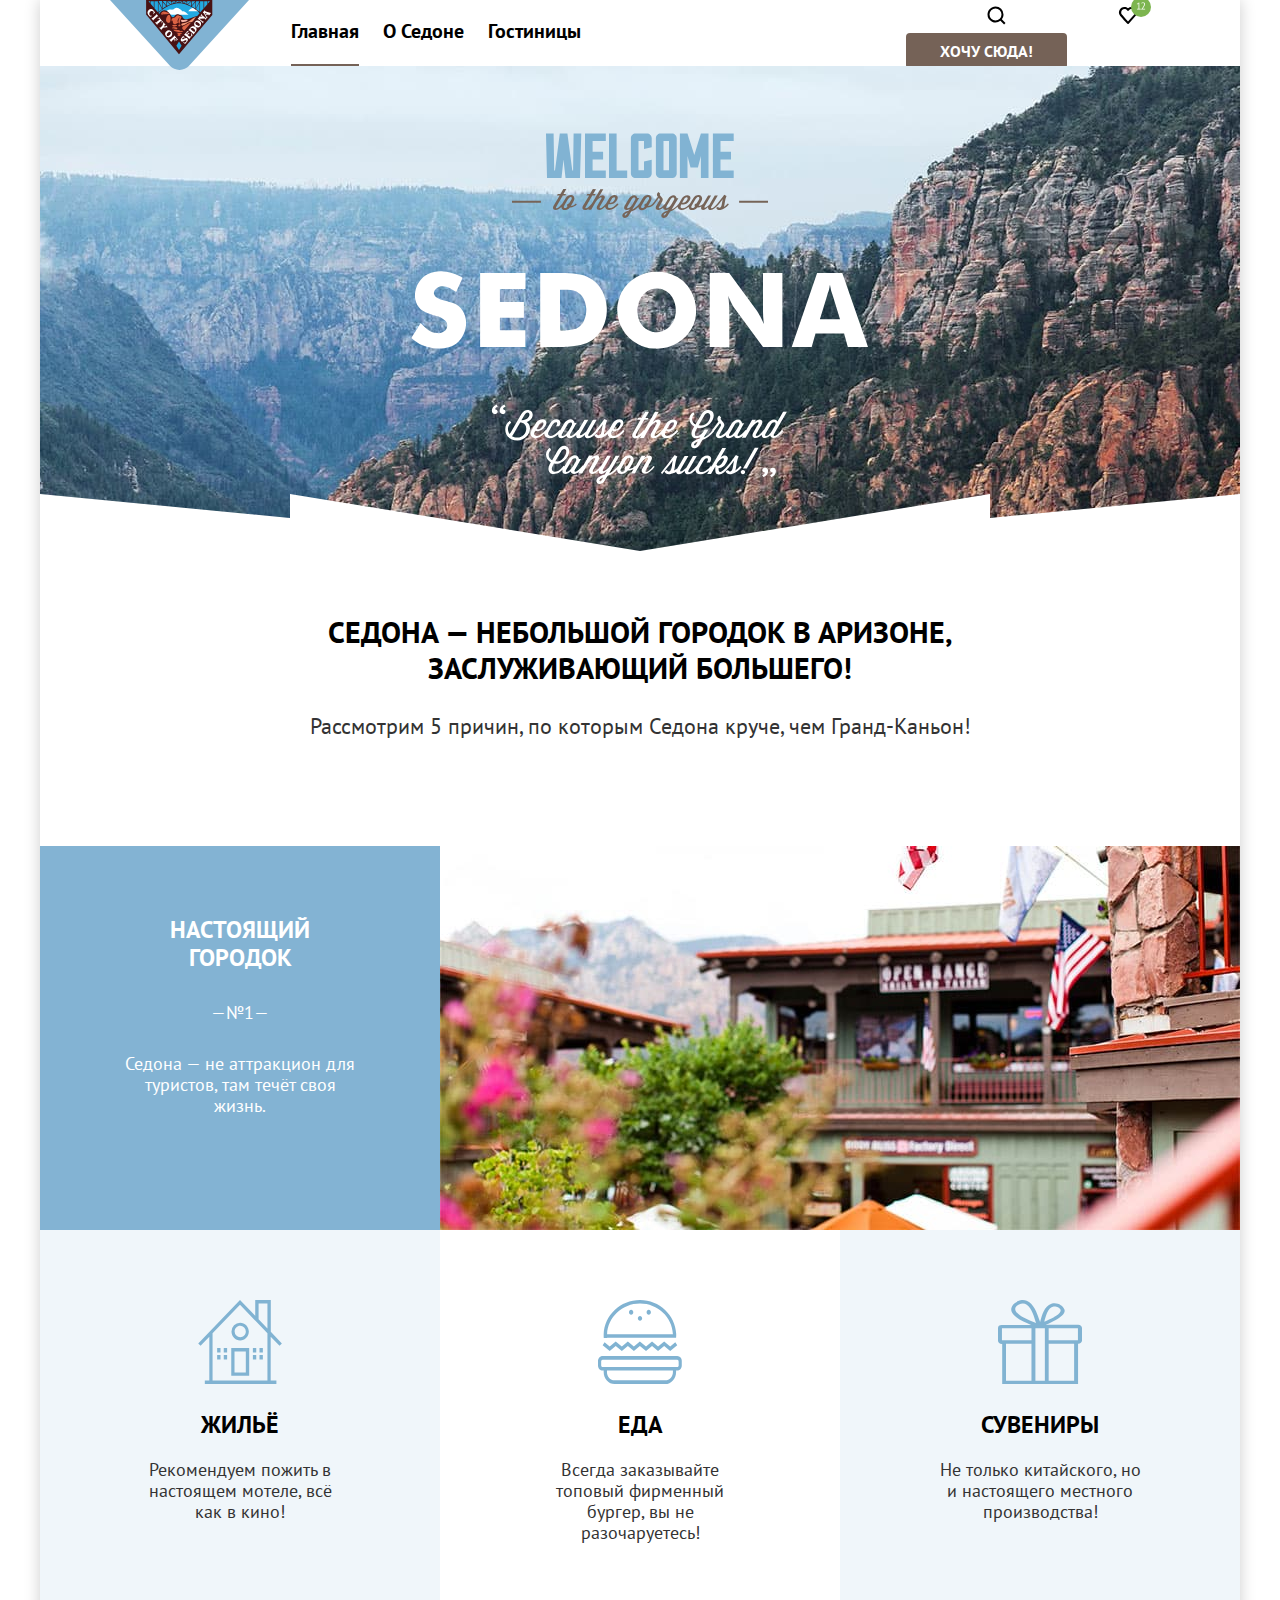
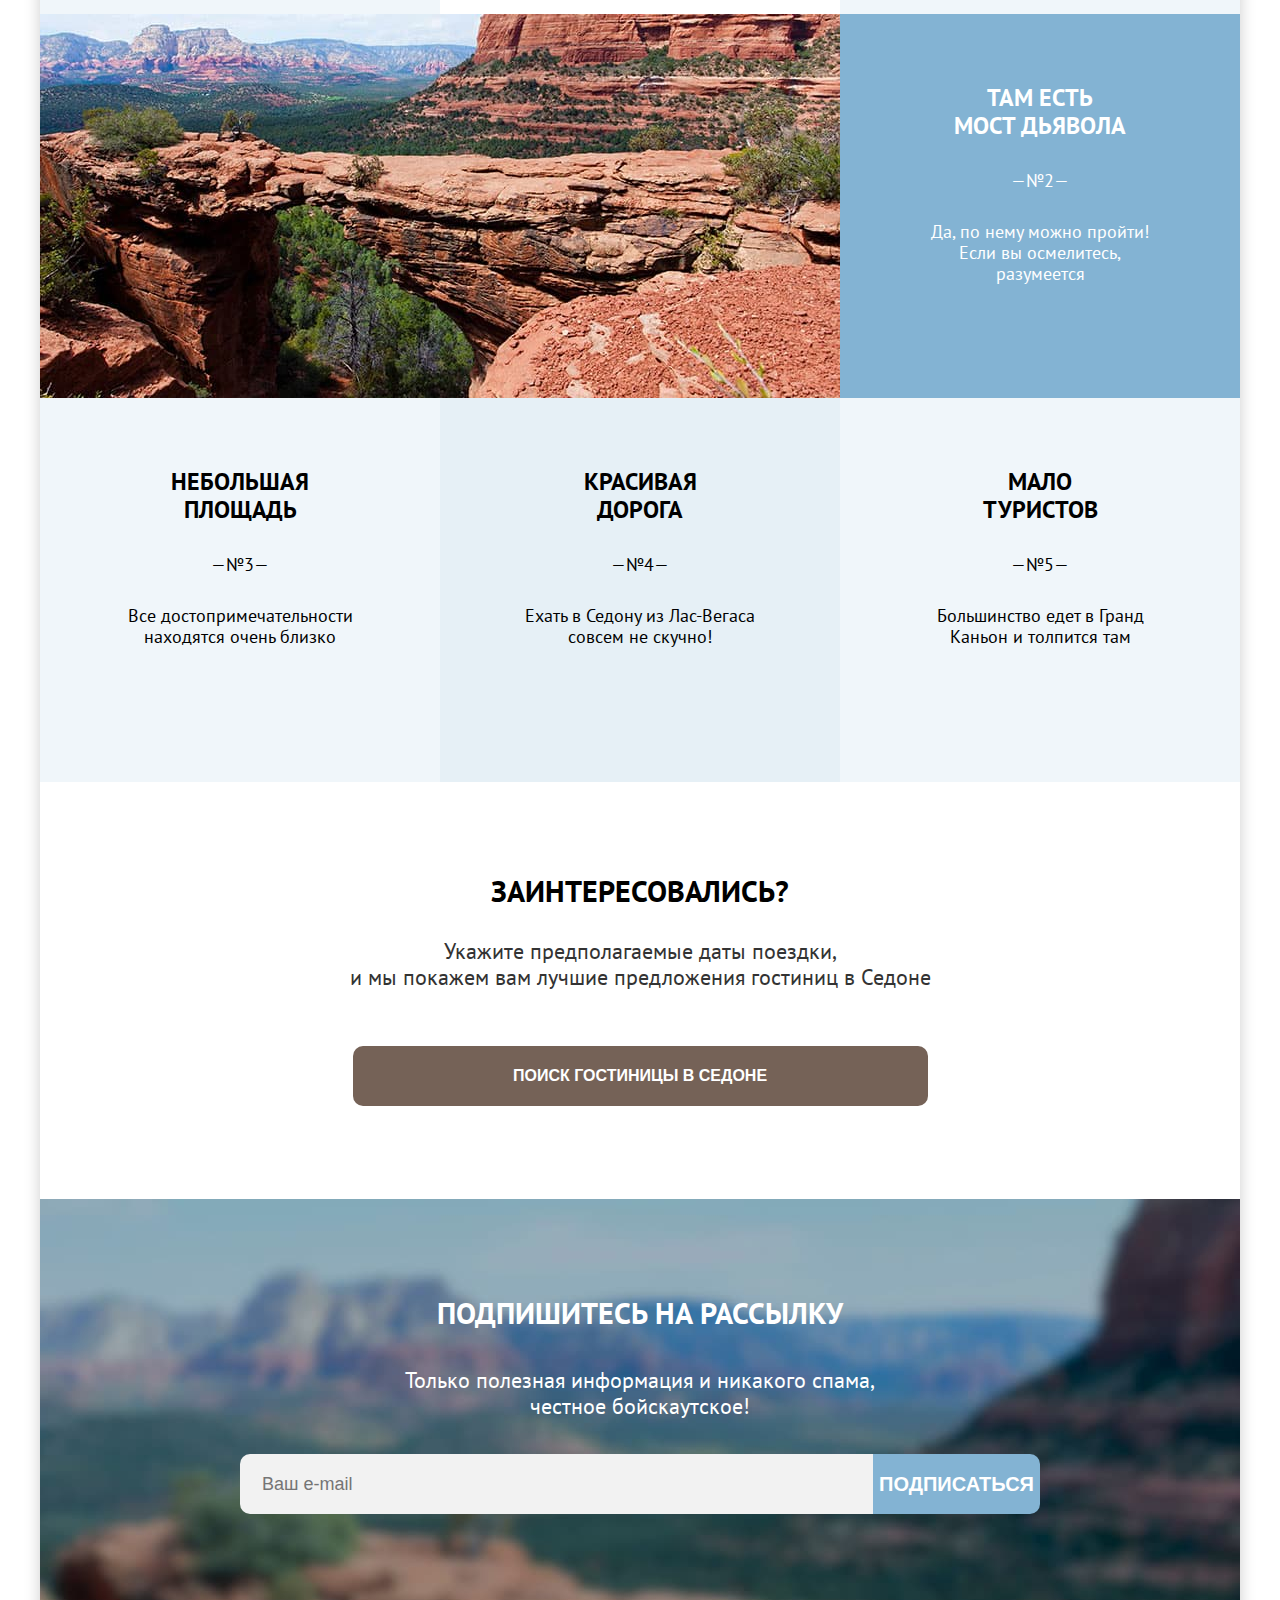
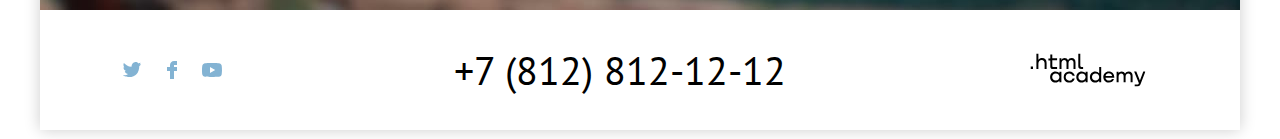
<file: 7/index.html>
<!DOCTYPE html>
<html lang="ru">
<head>
    <meta charset="utf-8">
    <link rel="stylesheet" href="styles/styles.css">
    <title>Седона</title>
  <base href="https://htmlacademy-htmlcss.github.io/1221133-sedona-33/7/">
</head>
<body>
<!--Шапка сайта-->
<header class="main-header">
  <div class="page-wrapper">
  <nav class="navigation-header">

    <a class="main-logo" href="https://htmlacademy.ru/">
      <img class="main-logo-img" src="images/main-logo.svg" width="139" height="70" alt="Логотип сайта Седона.">
    </a>

    <ul class="navigation-list navigation-main list-clear">
      <li class="navigation-main-item">
        <a class="navigation-link navigation-main-link active-header" href="index.html">Главная</a>
      </li>
      <li class="navigation-main-item">
        <a class="navigation-link navigation-main-link" href="#">О Седоне</a>
      </li>
      <li class="navigation-main-item">
        <a class="navigation-link navigation-main-link" href="catalog.html">Гостиницы</a>
      </li>
    </ul>

    <ul class="navigation-list navigation-user list-clear">
      <li class="navigation-user-item">
        <a class="navigation-link navigation-user-link" href="#">
          <span class="visually-hidden">Поиск.</span>
          <svg class="header-icon" width="20" height="20" xmlns="http://www.w3.org/2000/svg"><path d="m19.5 18-3.7-3.67c1-1.3 1.7-2.98 1.7-4.87a8 8 0 0 0-8-7.96c-4.4 0-8 3.68-8 8.06a8 8 0 0 0 12.9 6.26l3.7 3.68 1.4-1.5Zm-10-2.48a6 6 0 0 1-6-5.96 6 6 0 0 1 12 0 6 6 0 0 1-6 5.96Z"/></svg>
        </a>
      </li>
      <li class="navigation-user-item">
        <a class="navigation-link navigation-user-link number" href="#">
          <span class="visually-hidden">Избранное.</span>
          <svg class="header-icon" width="20" height="20"  xmlns="http://www.w3.org/2000/svg"><path d="M9.9 19a.9.9 0 0 1-.8-.4c-5.4-6.1-6.7-7.5-7-7.9A5.4 5.4 0 0 1 6.5 2C7.8 2 9 2.5 10 3.3a5.46 5.46 0 0 1 9 4.1c0 1.3-.5 2.5-1.3 3.4l-7 7.9c-.2.2-.4.3-.8.3Zm-6-9.5c.3.4 3.5 4 6.1 6.9l6.2-7c.5-.5.7-1.2.7-2 0-1.8-1.5-3.3-3.3-3.3-1 0-2 .5-2.7 1.3-.3.3-.6.4-.9.4-.3 0-.6-.2-.8-.4-.7-.8-1.7-1.3-2.7-1.3-1.8 0-3.3 1.5-3.3 3.3-.1.9.3 1.6.7 2.1-.1 0-.1 0 0 0Z"/></svg>
        </a>
      </li>
      <li class="navigation-item-button">
        <a class="navigation-link-button brown-button navigation-button" href="#">Хочу сюда!</a>
      </li>
    </ul>

  </nav>
  </div>
</header>
<!--Шапка сайта-->
<!--Основное сожердимое-->
<main class="main-index main-container">
<!--Основная картинка и подпись под ней-->
<h1 class="visually-hidden">Седона.</h1>
  <section class="welcome-background">
    <h2 class="visually-hidden">Фотография пейзажа Седоны , с текстом</h2>
  </section>
  <section class="welcome">
    <h2 class="visually-hidden">Добро пожаловать в Седону.</h2>
    <span class="welcome-title">Седона — небольшой городок в Аризоне, заслуживающий большего!</span><br>
    <p class="welcome-text">Рассмотрим 5 причин, по которым Седона круче, чем Гранд-Каньон!</p>
  </section>
<!--Основная картинка и подпись под ней-->
<!--Преимущества-->
<section class="features">
    <h2 class="visually-hidden">Преимущества Седоны.</h2>
    <ul class="features-list">
        <li class="features-item">
            <div class="features-item-card features-item-promo">
                <h3 class="features-item-title">Настоящий городок</h3>
                <p class="features-item-number">—№1—</p>
                <p class="features-item-description">Седона — не аттракцион для туристов, там течёт своя жизнь.</p>
            </div>
            <img class="features-item-picture" src="images/features-city.jpg" width="800" height="384" alt="Город Седона.">
            <ul class="features-sub-list">
                <li class="features-sub-item">
                    <img class="features-subicon" src="images/features-house.svg" width="84" height="84" alt="Жилье.">
                    <h3 class="features-subtitle">Жильё</h3>
                    <p class="features-subtext">Рекомендуем пожить в настоящем мотеле, всё как в кино!</p>
                 </li>
                <li class="features-sub-item">
                    <img class="features-subicon" src="images/features-eat.svg" width="84" height="84" alt="Еда.">
                    <h3 class="features-subtitle">Еда</h3>
                    <p class="features-subtext">Всегда заказывайте топовый фирменный бургер, вы не разочаруетесь!</p>
                </li>
                <li class="features-sub-item">
                    <img class="features-subicon" src="images/features-souvenirs.svg" width="84" height="84" alt="Сувениры.">
                    <h3 class="features-subtitle">Сувениры</h3>
                    <p class="features-subtext">Не только китайского, но и настоящего местного производства!</p>
                </li>
            </ul>
        </li>
        <li class="features-item">
        <img class="features-item-picture" src="images/features-bridge.jpg" width="800" height="384" alt="Мост дьявола.">
            <div class="features-item-card features-item-promo">
                <h3 class="features-item-title">Там есть мост дьявола</h3>
                <p class="features-item-number">—№2—</p>
                <p class="features-item-description">Да, по нему можно пройти! Если вы осмелитесь, разумеется</p>
            </div>
        </li>
        <li class="features-item  features-item-short">
            <div class="features-item-card">
                <h3 class="features-item-title">Небольшая площадь</h3>
                <p class="features-item-number">—№3—</p>
                <p class="features-item-description">Все достопримечательности<br> находятся очень близко</p>
            </div>
        </li>
        <li class="features-item features-item-short">
            <div class="features-item-card">
                <h3 class="features-item-title">Красивая дорога</h3>
                <p class="features-item-number">—№4—</p>
                <p class="features-item-description">Ехать в Седону из Лас-Вегаса<br> совсем не скучно!</p>
            </div>
        </li>
        <li class="features-item  features-item-short">
            <div class="features-item-card">
                <h3 class="features-item-title">Мало туристов</h3>
                <p class="features-item-number">—№5—</p>
                <p class="features-item-description">Большинство едет в Гранд Каньон и толпится там</p>
            </div>
        </li>
    </ul>
</section>
<!--Преимущества-->
<!--Окно поиска гостиницы-->
<section class="search">
  <h2 class="search-title">Заинтересовались?</h2>
  <p class="search-text">Укажите предполагаемые даты поездки,<br> и мы покажем вам лучшие предложения гостиниц в Седоне</p>
  <button class="button-search brown-button" type="button">Поиск гостиницы в седоне</button>
</section>
<!--Окно поиска гостиницы-->
<!--Окно подписки-->
<section class="subscribe">
  <h2 class="subscribe-title">Подпишитесь на рассылку</h2>
  <p class="subscribe-text">Только полезная информация и никакого спама, честное бойскаутское!</p>
  <form  class="subscribe-form" action="https://echo.htmlacademy.ru/" method="post">
    <input class="subscribe-input" type="text" placeholder="Ваш e-mail" name="e-mail" required>
    <button class="button-subscribe button-blue" type="submit">Подписаться</button>
  </form>
</section>
<!--Окно подписки-->
</main>
<!--Основное сожердимое-->
<!--Подвал сайта-->
<footer class="main-footer">
  <section class="footer-contacts">
    <h2 class="visually-hidden">Контакты сайта Седона.</h2>
    <ul class="social-list">
      <li class="social-item">
        <a class="social-link" href="https://twitter.com/htmlacademy_ru">
          <svg class="social-icon" width="20" height="20" fill="#83B3D3" xmlns="http://www.w3.org/2000/svg"><path d="M12.6 2.2c1.8-.5 3.2.3 3.8 1.2.7-.2 1.4-.5 2.1-.7 0 .9-.6 1.5-.9 1.8.7.1 1.4-.6 1.4-.6-.2 1-1.1 1.8-1.7 2C17.1 12.7 14 17.1 6.7 17h-.5c-.4 0-4.4-.5-5.2-1.9 2.4.2 4.1-.4 5-1.2-1-.3-2.9-.4-3.2-2.9.4.1.6.2 1.3.1-1.3-.8-2.7-1.6-2.6-3.8.3.3 1.1.5 1.4.5-.8-.2-2.1-3.3-1-4.9 1.9 1.9 4 3.6 7.6 3.8.2-2.4 1.2-3.9 3.1-4.5Z" /></svg>
        </a>
      </li>
      <li class="social-item">
        <a class="social-link" href="https://twitter.com/htmlacademy_ru">
          <svg class="social-icon" width="20" height="20" fill="#83B3D3" xmlns="http://www.w3.org/2000/svg"><path d="M12 1C9.8 1 8 2.8 8 5v2H5v4h3v8h4v-8h3V7h-3V5h3V1h-3Z" /></svg>
        </a>
      </li>
      <li class="social-item">
        <a class="social-link" href="https://twitter.com/htmlacademy_ru">
          <svg class="social-icon" width="20" height="20" fill="#83B3D3" xmlns="http://www.w3.org/2000/svg"><path fill-rule="evenodd" clip-rule="evenodd" d="M17.81 3.42c.86.23 1.54.9 1.77 1.77C20 6.75 20 10 20 10s0 3.26-.42 4.81a2.5 2.5 0 0 1-1.77 1.77C16.25 17 10 17 10 17s-6.25 0-7.81-.42a2.5 2.5 0 0 1-1.77-1.77C0 13.26 0 10 0 10s0-3.25.42-4.81a2.5 2.5 0 0 1 1.77-1.77C3.75 3 10 3 10 3s6.25 0 7.81.42ZM13.2 10 8 13V7l5.2 3Z" /></svg>
        </a>
      </li>
    </ul>
    <a class="footer-phone-number" href="tel:+78128121212">+7 (812) 812-12-12</a>
    <a class="footer-logo" href="mailto:htmlacademy.ru" >
      <svg class="footer-icon-logo" width="115" height="33"  xmlns="http://www.w3.org/2000/svg"><g clip-path="url(#a)"><path fill-rule="evenodd" clip-rule="evenodd" d="M8 6.2c.8-1 2-1.7 3.6-1.7 2.7 0 4.6 1.9 4.5 4.9v6.1h-2V9.8c0-1.8-1.1-3.2-2.9-3.2-2 0-3.3 1.5-3.3 3.6v5.3h-2V0h2v6.2H8Zm-8 9.3v-2.6h2.5v2.6H0ZM26.6 4.8h-4.8V1.1h-2v3.8h-1.9v2h1.9v6c0 1.7 1 2.7 2.7 2.7h4.1v-2h-3.7c-.7 0-1.1-.4-1.1-1.1V6.8h4.8v-2Zm11 1.9c.6-1.3 1.9-2.1 3.5-2.1 2.5 0 4 1.8 3.9 4.3v6.5h-2V9.1c0-1.6-.9-2.6-2.4-2.6-1.2 0-2.6.9-2.6 3.3v5.6h-2V9.1c0-1.6-.9-2.6-2.4-2.6C32 6.5 31 8 31 10v5.4h-2V4.8h1.9v1.6h.1c.6-1 1.7-1.8 3.1-1.8 1.6 0 2.8.9 3.4 2.1h.1Zm10.2 6c0 1.7 1 2.7 2.8 2.7h2v-2h-1.7c-.7 0-1.1-.4-1.1-1.1V0h-2v12.7ZM25 17.9c1.7 0 3 .7 3.9 1.8v-1.5h2v10.6h-2v-1.6h-.1c-.8 1.1-2 1.9-3.8 1.9-3.1 0-5.4-2.3-5.4-5.6s2.3-5.6 5.4-5.6Zm-3.3 5.6c0 2 1.4 3.6 3.6 3.6s3.6-1.7 3.6-3.6c0-2-1.4-3.6-3.6-3.6s-3.6 1.6-3.6 3.6ZM44.2 22c-.5-2.4-2.6-4.1-5.4-4.1a5.4 5.4 0 0 0-5.6 5.6c0 3.1 2.2 5.6 5.6 5.6 2.8 0 4.9-1.8 5.4-4.2h-2.1a3.4 3.4 0 0 1-3.3 2.3c-2.2 0-3.6-1.6-3.6-3.6s1.4-3.6 3.6-3.6c1.6 0 2.8 1 3.3 2.2h2.1V22Zm7-4.1c1.7 0 3 .7 3.9 1.8v-1.5h2v10.6h-2v-1.6H55c-.8 1.1-2 1.9-3.8 1.9-3.1 0-5.4-2.3-5.4-5.6s2.3-5.6 5.4-5.6Zm-3.3 5.6c0 2 1.4 3.6 3.6 3.6 2.1 0 3.6-1.7 3.6-3.6 0-2-1.4-3.6-3.6-3.6s-3.6 1.6-3.6 3.6Zm20.8-3.7c-.9-1.1-2.2-1.9-3.9-1.9-3.1 0-5.4 2.3-5.4 5.6s2.2 5.6 5.4 5.6c1.7 0 3-.8 3.8-1.8h.1v1.5h2V13.4h-2v6.4Zm-3.6 7.3c-2.2 0-3.6-1.6-3.6-3.6s1.4-3.6 3.6-3.6 3.6 1.6 3.6 3.6c-.1 2-1.5 3.6-3.6 3.6Zm7.7-3.6c0-3.1 2.2-5.6 5.5-5.6 3.5 0 5.7 2.7 5.5 6.3H75c.1 1.6 1.5 2.9 3.4 2.9 1.4 0 2.5-.6 3-1.6h2.1c-.7 2.3-2.7 3.6-5.2 3.6-3.4 0-5.5-2.6-5.5-5.6Zm8.8-1.1c-.3-1.6-1.6-2.6-3.3-2.6-1.7 0-2.9 1.1-3.2 2.6h6.5Zm16.6-4.5c-1.6 0-2.9.8-3.6 2h-.1c-.6-1.2-1.8-2-3.4-2-1.4 0-2.5.7-3.1 1.8v-1.5h-1.9v10.6h2v-5.4c0-2 1-3.4 2.6-3.5 1.5 0 2.4 1 2.4 2.6v6.3h2v-5.6c0-2.4 1.4-3.3 2.6-3.3 1.5 0 2.4 1 2.4 2.6v6.3h2v-6.5c.1-2.6-1.4-4.4-3.9-4.4Zm7.6.2 3.6 8.9 3.4-8.9h2.1l-4.7 12.2c-.7 1.8-1.7 2.6-3.5 2.6h-2.5v-2h2.5c1 0 1.4-.3 1.7-1.2l-4.8-11.6h2.2Z"/></g><defs><clipPath id="a"><path fill="#fff" d="M0 0h114.9v32.9H0z"/></clipPath></defs></svg>
    </a>
  </section>
</footer>
<!--Подвал сайта-->
</body>
</html>
</file>
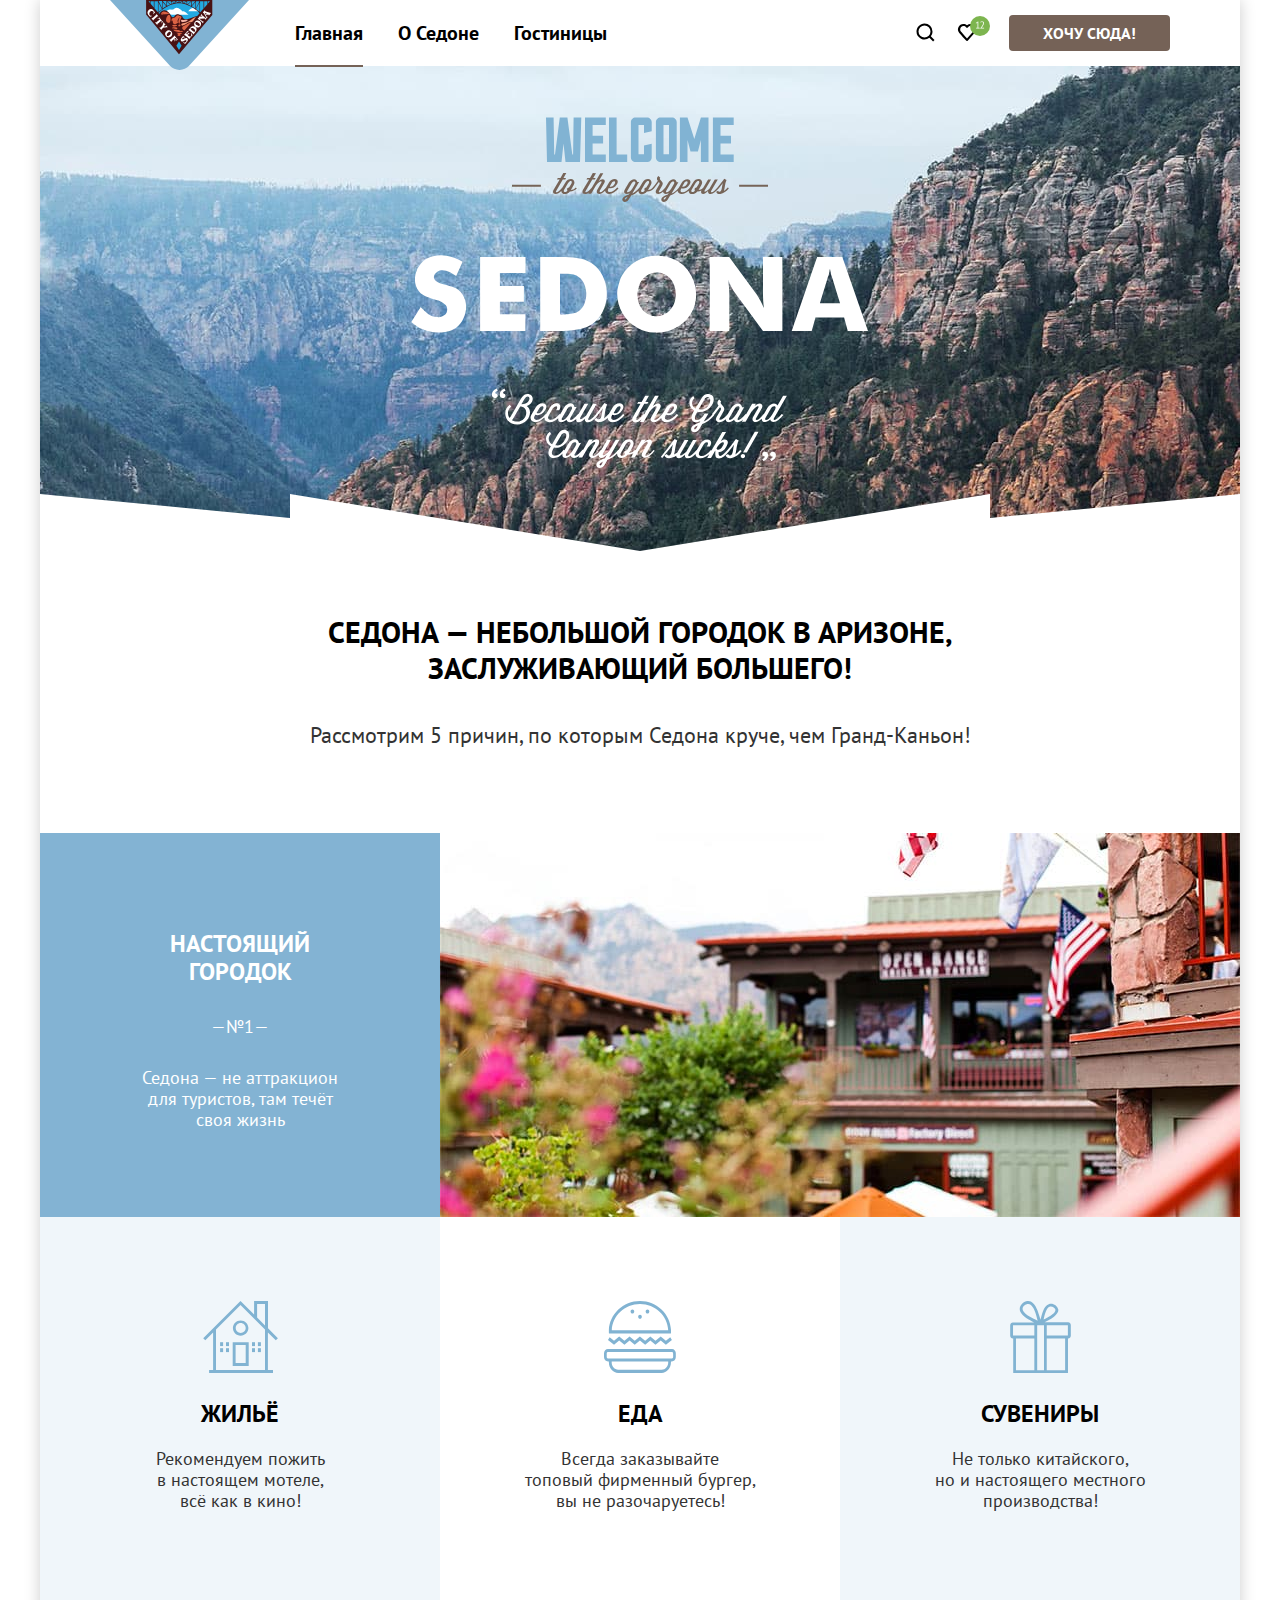
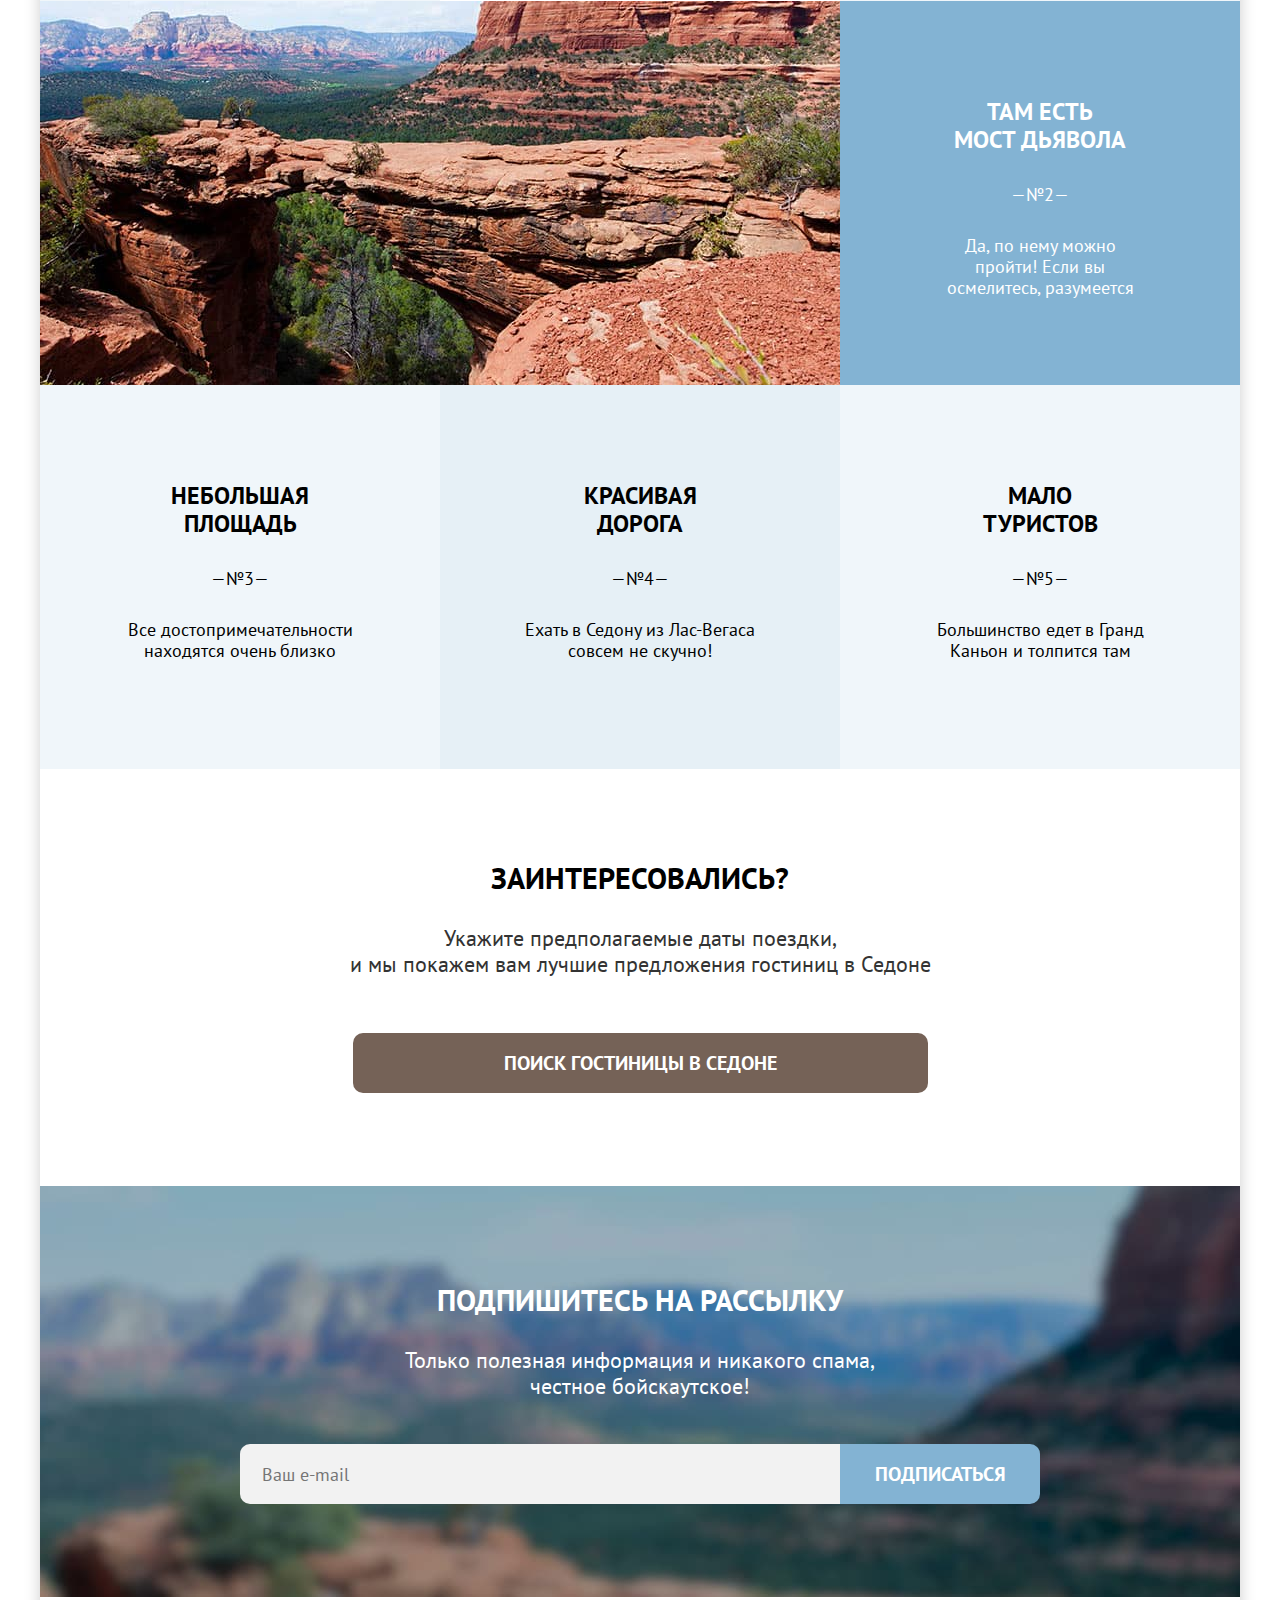
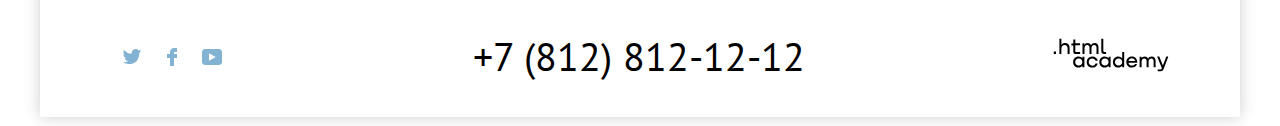
<file: 8/index.html>
<!DOCTYPE html>
<html lang="ru">
<head>
    <meta charset="utf-8">
    <link rel="stylesheet" href="styles/styles.css">
    <title>Седона</title>
  <base href="https://htmlacademy-htmlcss.github.io/1221133-sedona-33/8/">
</head>
<body>
<!--Шапка сайта-->
<header class="main-header">
  <div class="page-wrapper">
  <nav class="navigation-header">

    <a class="main-logo" href="https://htmlacademy.ru/">
      <img class="main-logo-img" src="images/main-logo.svg" width="139" height="70" alt="Логотип сайта Седона.">
    </a>

    <ul class="navigation-list navigation-main list-clear">
      <li class="navigation-main-item">
        <a class="navigation-link navigation-main-link active-header" href="index.html">Главная</a>
      </li>
      <li class="navigation-main-item">
        <a class="navigation-link navigation-main-link" href="#">О Седоне</a>
      </li>
      <li class="navigation-main-item">
        <a class="navigation-link navigation-main-link" href="catalog.html">Гостиницы</a>
      </li>
    </ul>

    <ul class="navigation-list navigation-user list-clear">
      <li class="navigation-user-item">
        <a class="navigation-link navigation-user-link" href="#">
          <span class="visually-hidden">Поиск.</span>
          <svg class="header-icon lupa" aria-hidden="true" focusable="false" width="20" height="20" xmlns="http://www.w3.org/2000/svg"><path d="m19.5 18-3.7-3.67c1-1.3 1.7-2.98 1.7-4.87a8 8 0 0 0-8-7.96c-4.4 0-8 3.68-8 8.06a8 8 0 0 0 12.9 6.26l3.7 3.68 1.4-1.5Zm-10-2.48a6 6 0 0 1-6-5.96 6 6 0 0 1 12 0 6 6 0 0 1-6 5.96Z"/></svg>
        </a>
      </li>
      <li class="navigation-user-item">
        <a class="navigation-link navigation-user-link number" href="#">
          <span class="visually-hidden">Избранное.</span>
          <svg class="header-icon" aria-hidden="true" focusable="false" width="20" height="20"  xmlns="http://www.w3.org/2000/svg"><path d="M9.9 19a.9.9 0 0 1-.8-.4c-5.4-6.1-6.7-7.5-7-7.9A5.4 5.4 0 0 1 6.5 2C7.8 2 9 2.5 10 3.3a5.46 5.46 0 0 1 9 4.1c0 1.3-.5 2.5-1.3 3.4l-7 7.9c-.2.2-.4.3-.8.3Zm-6-9.5c.3.4 3.5 4 6.1 6.9l6.2-7c.5-.5.7-1.2.7-2 0-1.8-1.5-3.3-3.3-3.3-1 0-2 .5-2.7 1.3-.3.3-.6.4-.9.4-.3 0-.6-.2-.8-.4-.7-.8-1.7-1.3-2.7-1.3-1.8 0-3.3 1.5-3.3 3.3-.1.9.3 1.6.7 2.1-.1 0-.1 0 0 0Z"/></svg>
        </a>
      </li>
      <li class="navigation-item-button">
        <a class="navigation-link-button brown-button navigation-button" href="#">Хочу сюда!</a>
      </li>
    </ul>

  </nav>
  </div>
</header>
<!--Шапка сайта-->
<!--Основное сожердимое-->
<main class="main-index main-container">
<!--Основная картинка и подпись под ней-->
<h1 class="visually-hidden">Седона.</h1>
  <section class="welcome-background">
    <h2 class="visually-hidden">Фотография пейзажа Седоны , с текстом</h2>
  </section>
  <section class="welcome">
    <h2 class="visually-hidden">Добро пожаловать в Седону.</h2>
    <span class="welcome-title">Седона — небольшой городок в Аризоне, заслуживающий большего!</span><br>
    <p class="welcome-text">Рассмотрим 5 причин, по которым Седона круче, чем Гранд-Каньон!</p>
  </section>
<!--Основная картинка и подпись под ней-->
<!--Преимущества-->
<section class="features">
    <h2 class="visually-hidden">Преимущества Седоны.</h2>
    <ul class="features-list">
        <li class="features-item">
            <div class="features-item-card features-item-promo">
                <h3 class="features-item-title">Настоящий городок</h3>
                <p class="features-item-number">—№1—</p>
                <p class="features-item-description">Седона — не аттракцион для туристов, там течёт своя жизнь</p>
            </div>
            <img class="features-item-picture" src="images/features-city.jpg" width="800" height="384" alt="Город Седона.">
            <ul class="features-sub-list">
                <li class="features-sub-item">
                    <img class="features-subicon" src="images/features-house.svg" width="75" height="72" alt="Жилье.">
                    <h3 class="features-subtitle">Жильё</h3>
                    <p class="features-subtext">Рекомендуем пожить<br> в настоящем мотеле,<br> всё как в кино!</p>
                 </li>
                <li class="features-sub-item">
                    <img class="features-subicon" src="images/features-eat.svg" width="72" height="72" alt="Еда.">
                    <h3 class="features-subtitle">Еда</h3>
                    <p class="features-subtext">Всегда заказывайте<br> топовый фирменный бургер, вы не разочаруетесь!</p>
                </li>
                <li class="features-sub-item">
                    <img class="features-subicon" src="images/features-souvenirs.svg" width="75" height="72" alt="Сувениры.">
                    <h3 class="features-subtitle">Сувениры</h3>
                    <p class="features-subtext">Не только китайского,<br> но и настоящего местного производства!</p>
                </li>
            </ul>
        </li>
        <li class="features-item">
        <img class="features-item-picture" src="images/features-bridge.jpg" width="800" height="384" alt="Мост дьявола.">
            <div class="features-item-card features-item-promo">
                <h3 class="features-item-title">Там есть мост дьявола</h3>
                <p class="features-item-number">—№2—</p>
                <p class="features-item-description">Да, по нему можно пройти! Если вы осмелитесь, разумеется</p>
            </div>
        </li>
        <li class="features-item  features-item-short">
            <div class="features-item-card">
                <h3 class="features-item-title">Небольшая площадь</h3>
                <p class="features-item-number">—№3—</p>
                <p class="features-item-short-text">Все достопримечательности находятся очень близко</p>
            </div>
        </li>
        <li class="features-item features-item-short">
            <div class="features-item-card">
                <h3 class="features-item-title">Красивая дорога</h3>
                <p class="features-item-number">—№4—</p>
                <p class="features-item-short-text">Ехать в Седону из Лас-Вегаса совсем не скучно!</p>
            </div>
        </li>
        <li class="features-item  features-item-short">
            <div class="features-item-card">
                <h3 class="features-item-title">Мало туристов</h3>
                <p class="features-item-number">—№5—</p>
                <p class="features-item-description">Большинство едет в Гранд Каньон и толпится там</p>
            </div>
        </li>
    </ul>
</section>
<!--Преимущества-->
<!--Окно поиска гостиницы-->
<section class="search">
  <h2 class="search-title">Заинтересовались?</h2>
  <p class="search-text">Укажите предполагаемые даты поездки,<br> и мы покажем вам лучшие предложения гостиниц в Седоне</p>
  <button class="button-search brown-button" type="button">Поиск гостиницы в седоне</button>
</section>
<!--Окно поиска гостиницы-->
<!--Окно подписки-->
<section class="subscribe">
  <h2 class="subscribe-title">Подпишитесь на рассылку</h2>
  <p class="subscribe-text">Только полезная информация и никакого спама, честное бойскаутское!</p>
  <form  class="subscribe-form" action="https://echo.htmlacademy.ru/" method="post">
    <input class="subscribe-input" type="text" placeholder="Ваш e-mail" name="e-mail" required>
    <button class="button-subscribe button-blue" type="submit">Подписаться</button>
  </form>
</section>
<!--Окно подписки-->
</main>
<!--Основное сожердимое-->
<!--Подвал сайта-->
<footer class="main-footer">
  <section class="footer-contacts">
    <h2 class="visually-hidden">Контакты сайта Седона.</h2>
    <ul class="social-list">
      <li class="social-item">
        <a class="social-link" href="https://twitter.com/htmlacademy_ru">
          <svg class="social-icon" aria-hidden="true" focusable="false" width="20" height="20" fill="#83B3D3" xmlns="http://www.w3.org/2000/svg"><path d="M12.6 2.2c1.8-.5 3.2.3 3.8 1.2.7-.2 1.4-.5 2.1-.7 0 .9-.6 1.5-.9 1.8.7.1 1.4-.6 1.4-.6-.2 1-1.1 1.8-1.7 2C17.1 12.7 14 17.1 6.7 17h-.5c-.4 0-4.4-.5-5.2-1.9 2.4.2 4.1-.4 5-1.2-1-.3-2.9-.4-3.2-2.9.4.1.6.2 1.3.1-1.3-.8-2.7-1.6-2.6-3.8.3.3 1.1.5 1.4.5-.8-.2-2.1-3.3-1-4.9 1.9 1.9 4 3.6 7.6 3.8.2-2.4 1.2-3.9 3.1-4.5Z" /></svg>
        </a>
      </li>
      <li class="social-item">
        <a class="social-link" href="https://twitter.com/htmlacademy_ru">
          <svg class="social-icon" aria-hidden="true" focusable="false" width="20" height="20" fill="#83B3D3" xmlns="http://www.w3.org/2000/svg"><path d="M12 1C9.8 1 8 2.8 8 5v2H5v4h3v8h4v-8h3V7h-3V5h3V1h-3Z" /></svg>
        </a>
      </li>
      <li class="social-item">
        <a class="social-link" href="https://twitter.com/htmlacademy_ru">
          <svg class="social-icon" width="20" height="16" viewBox="0 0 20 16" fill="none" xmlns="http://www.w3.org/2000/svg">
            <g clip-path="url(#clip0_24196_686)">
            <path d="M17 0H2.9C1.2 0 0 1.5 0 3.2V12.7C0 14.5 1.2 16 2.9 16H17.2C18.7 16 20.1 14.5 20.1 12.8V3.2C19.9 1.5 18.7 0 17 0ZM7 11.8V4.2L13.7 8L7 11.8Z" fill="#83B3D3"/>
            </g>
            <defs>
            <clipPath id="clip0_24196_686">
            <rect width="20" height="16" fill="white"/>
            </clipPath>
            </defs>
            </svg>
        </a>
      </li>
    </ul>
    <a class="footer-phone-number" href="tel:+78128121212">+7 (812) 812-12-12</a>
    <a class="footer-logo" href="mailto:htmlacademy.ru" >
      <svg class="footer-icon-logo" aria-hidden="true" focusable="false" width="115" height="33"  xmlns="http://www.w3.org/2000/svg"><g clip-path="url(#a)"><path fill-rule="evenodd" clip-rule="evenodd" d="M8 6.2c.8-1 2-1.7 3.6-1.7 2.7 0 4.6 1.9 4.5 4.9v6.1h-2V9.8c0-1.8-1.1-3.2-2.9-3.2-2 0-3.3 1.5-3.3 3.6v5.3h-2V0h2v6.2H8Zm-8 9.3v-2.6h2.5v2.6H0ZM26.6 4.8h-4.8V1.1h-2v3.8h-1.9v2h1.9v6c0 1.7 1 2.7 2.7 2.7h4.1v-2h-3.7c-.7 0-1.1-.4-1.1-1.1V6.8h4.8v-2Zm11 1.9c.6-1.3 1.9-2.1 3.5-2.1 2.5 0 4 1.8 3.9 4.3v6.5h-2V9.1c0-1.6-.9-2.6-2.4-2.6-1.2 0-2.6.9-2.6 3.3v5.6h-2V9.1c0-1.6-.9-2.6-2.4-2.6C32 6.5 31 8 31 10v5.4h-2V4.8h1.9v1.6h.1c.6-1 1.7-1.8 3.1-1.8 1.6 0 2.8.9 3.4 2.1h.1Zm10.2 6c0 1.7 1 2.7 2.8 2.7h2v-2h-1.7c-.7 0-1.1-.4-1.1-1.1V0h-2v12.7ZM25 17.9c1.7 0 3 .7 3.9 1.8v-1.5h2v10.6h-2v-1.6h-.1c-.8 1.1-2 1.9-3.8 1.9-3.1 0-5.4-2.3-5.4-5.6s2.3-5.6 5.4-5.6Zm-3.3 5.6c0 2 1.4 3.6 3.6 3.6s3.6-1.7 3.6-3.6c0-2-1.4-3.6-3.6-3.6s-3.6 1.6-3.6 3.6ZM44.2 22c-.5-2.4-2.6-4.1-5.4-4.1a5.4 5.4 0 0 0-5.6 5.6c0 3.1 2.2 5.6 5.6 5.6 2.8 0 4.9-1.8 5.4-4.2h-2.1a3.4 3.4 0 0 1-3.3 2.3c-2.2 0-3.6-1.6-3.6-3.6s1.4-3.6 3.6-3.6c1.6 0 2.8 1 3.3 2.2h2.1V22Zm7-4.1c1.7 0 3 .7 3.9 1.8v-1.5h2v10.6h-2v-1.6H55c-.8 1.1-2 1.9-3.8 1.9-3.1 0-5.4-2.3-5.4-5.6s2.3-5.6 5.4-5.6Zm-3.3 5.6c0 2 1.4 3.6 3.6 3.6 2.1 0 3.6-1.7 3.6-3.6 0-2-1.4-3.6-3.6-3.6s-3.6 1.6-3.6 3.6Zm20.8-3.7c-.9-1.1-2.2-1.9-3.9-1.9-3.1 0-5.4 2.3-5.4 5.6s2.2 5.6 5.4 5.6c1.7 0 3-.8 3.8-1.8h.1v1.5h2V13.4h-2v6.4Zm-3.6 7.3c-2.2 0-3.6-1.6-3.6-3.6s1.4-3.6 3.6-3.6 3.6 1.6 3.6 3.6c-.1 2-1.5 3.6-3.6 3.6Zm7.7-3.6c0-3.1 2.2-5.6 5.5-5.6 3.5 0 5.7 2.7 5.5 6.3H75c.1 1.6 1.5 2.9 3.4 2.9 1.4 0 2.5-.6 3-1.6h2.1c-.7 2.3-2.7 3.6-5.2 3.6-3.4 0-5.5-2.6-5.5-5.6Zm8.8-1.1c-.3-1.6-1.6-2.6-3.3-2.6-1.7 0-2.9 1.1-3.2 2.6h6.5Zm16.6-4.5c-1.6 0-2.9.8-3.6 2h-.1c-.6-1.2-1.8-2-3.4-2-1.4 0-2.5.7-3.1 1.8v-1.5h-1.9v10.6h2v-5.4c0-2 1-3.4 2.6-3.5 1.5 0 2.4 1 2.4 2.6v6.3h2v-5.6c0-2.4 1.4-3.3 2.6-3.3 1.5 0 2.4 1 2.4 2.6v6.3h2v-6.5c.1-2.6-1.4-4.4-3.9-4.4Zm7.6.2 3.6 8.9 3.4-8.9h2.1l-4.7 12.2c-.7 1.8-1.7 2.6-3.5 2.6h-2.5v-2h2.5c1 0 1.4-.3 1.7-1.2l-4.8-11.6h2.2Z"/></g><defs><clipPath id="a"><path fill="#fff" d="M0 0h114.9v32.9H0z"/></clipPath></defs></svg>
    </a>
  </section>
</footer>
<!--Подвал сайта-->
</body>
</html>
</file>
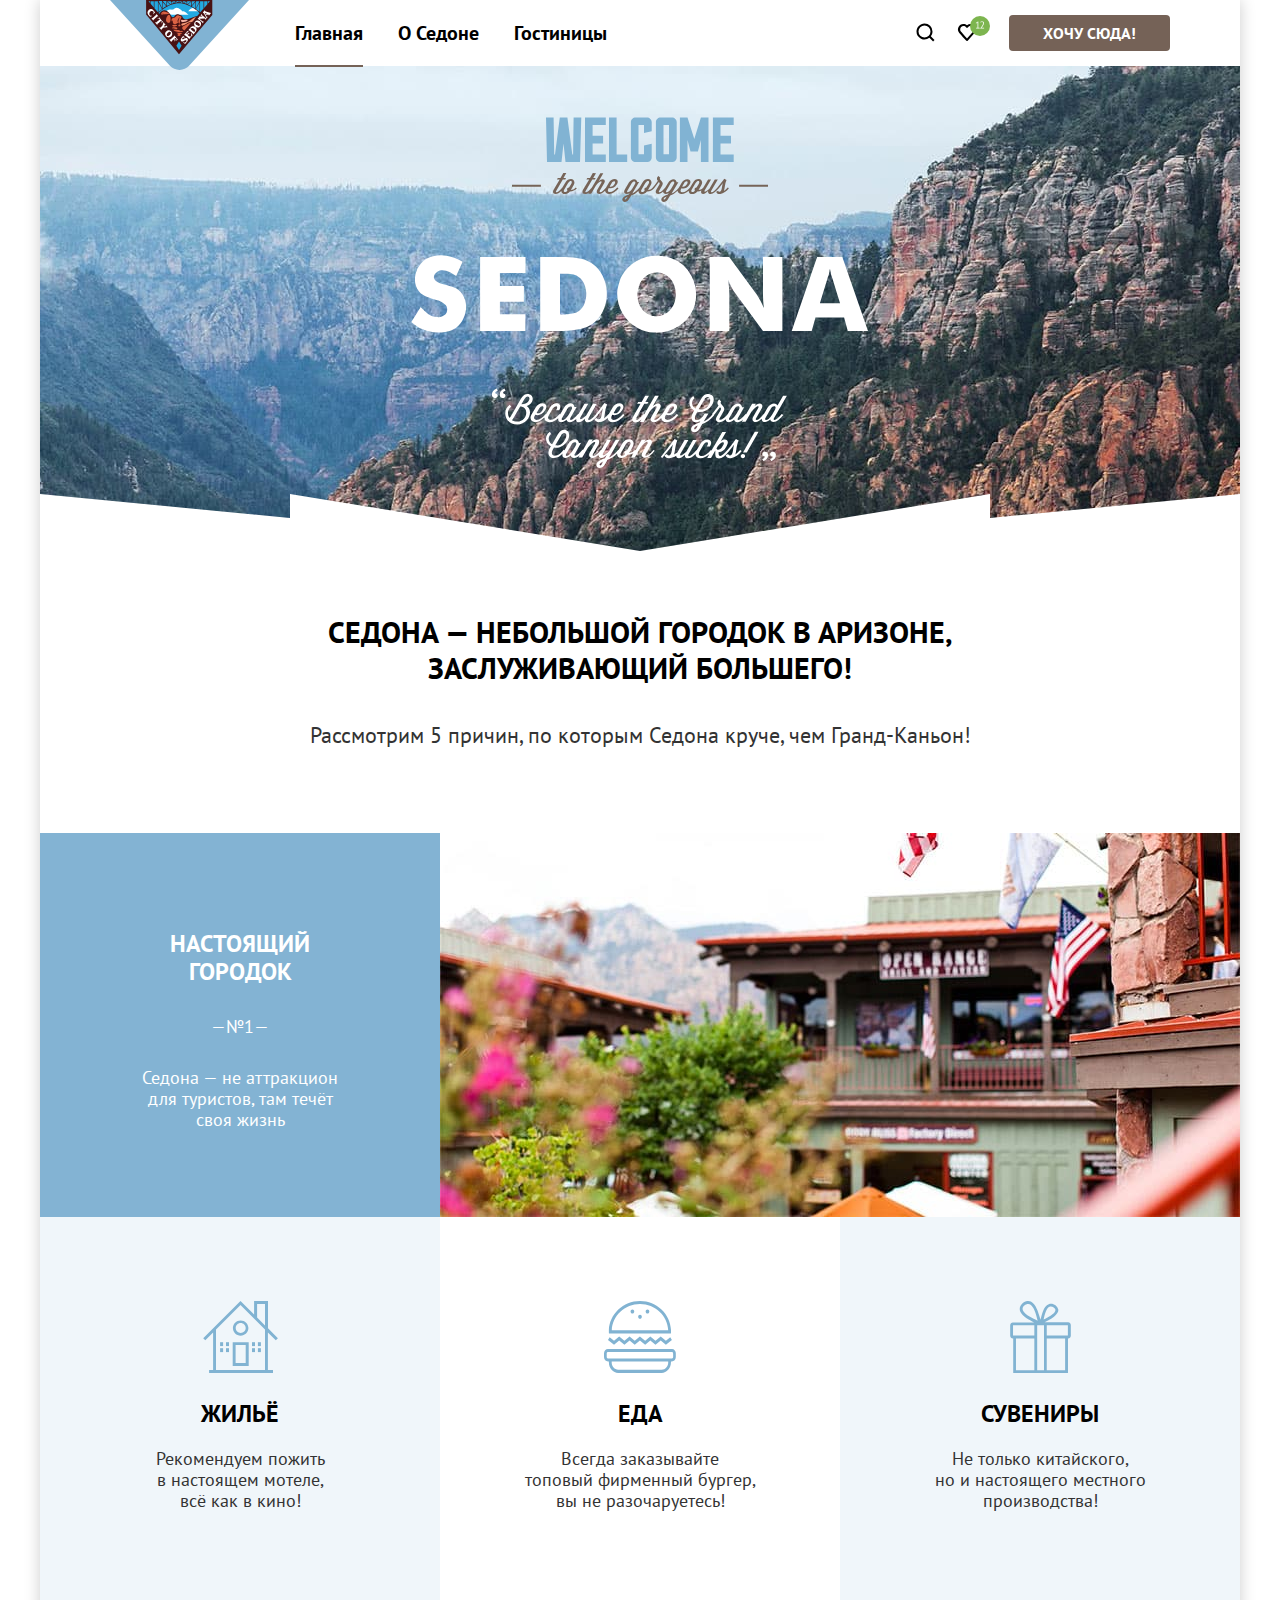
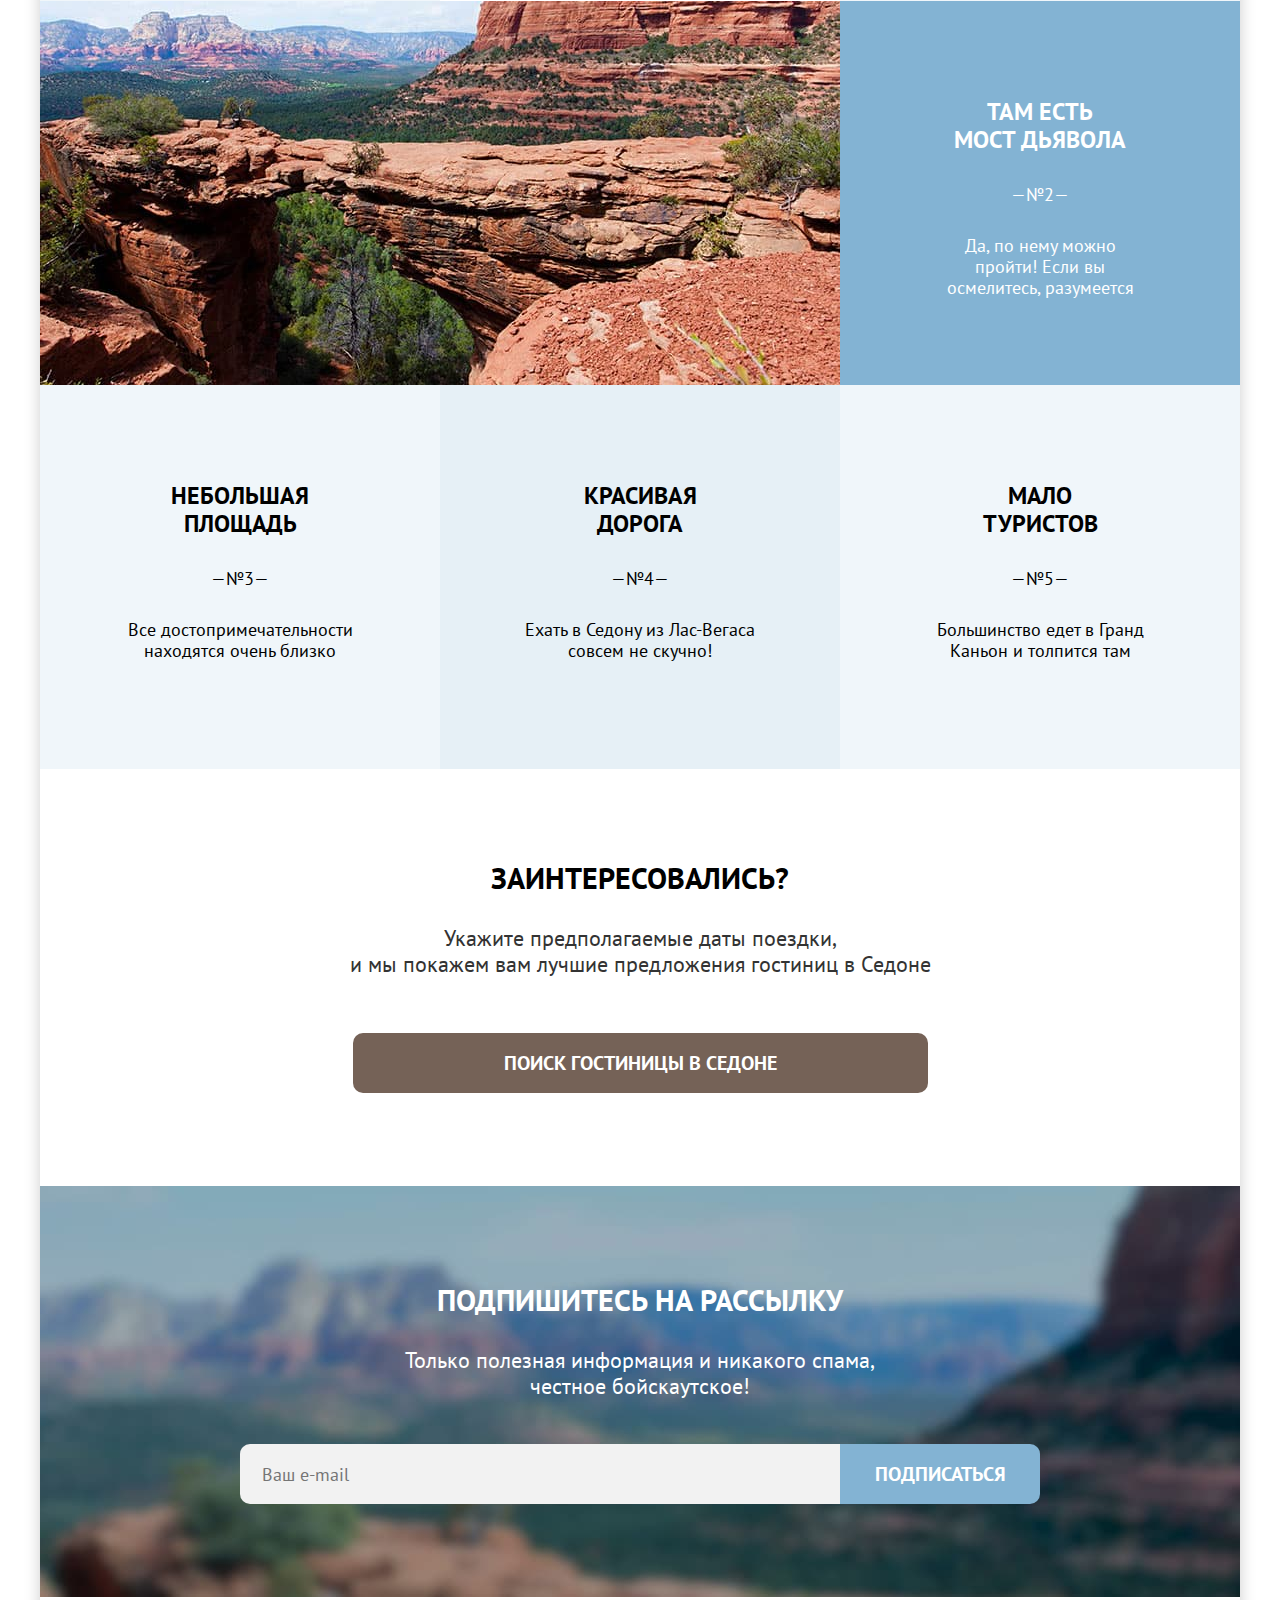
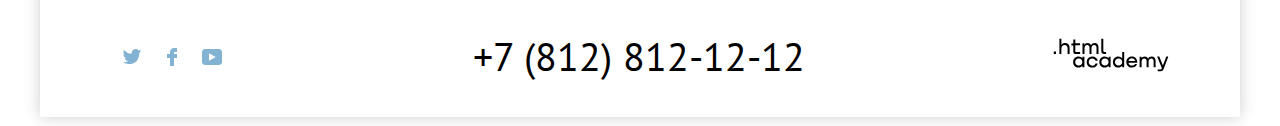
<file: 9/index.html>
<!DOCTYPE html>
<html lang="ru">
<head>
    <meta charset="utf-8">
    <link rel="stylesheet" href="styles/styles.css">
    <title>Седона</title>
  <base href="https://htmlacademy-htmlcss.github.io/1221133-sedona-33/9/">
</head>
<body>
<!--Шапка сайта-->
<header class="main-header">
  <div class="page-wrapper">
  <nav class="navigation-header">

    <a class="main-logo" href="https://htmlacademy.ru/">
      <img class="main-logo-img" src="images/main-logo.svg" width="139" height="70" alt="Логотип сайта Седона.">
    </a>

    <ul class="navigation-list navigation-main list-clear">
      <li class="navigation-main-item">
        <a class="navigation-link navigation-main-link active-header" href="index.html">Главная</a>
      </li>
      <li class="navigation-main-item">
        <a class="navigation-link navigation-main-link" href="#">О Седоне</a>
      </li>
      <li class="navigation-main-item">
        <a class="navigation-link navigation-main-link" href="catalog.html">Гостиницы</a>
      </li>
    </ul>

    <ul class="navigation-list navigation-user list-clear">
      <li class="navigation-user-item">
        <a class="navigation-link navigation-user-link" href="#">
          <span class="visually-hidden">Поиск.</span>
          <svg class="header-icon lupa" aria-hidden="true" focusable="false" width="20" height="20" xmlns="http://www.w3.org/2000/svg"><path d="m19.5 18-3.7-3.67c1-1.3 1.7-2.98 1.7-4.87a8 8 0 0 0-8-7.96c-4.4 0-8 3.68-8 8.06a8 8 0 0 0 12.9 6.26l3.7 3.68 1.4-1.5Zm-10-2.48a6 6 0 0 1-6-5.96 6 6 0 0 1 12 0 6 6 0 0 1-6 5.96Z"/></svg>
        </a>
      </li>
      <li class="navigation-user-item">
        <a class="navigation-link navigation-user-link number" href="#">
          <span class="visually-hidden">Избранное.</span>
          <svg class="header-icon" aria-hidden="true" focusable="false" width="20" height="20"  xmlns="http://www.w3.org/2000/svg"><path d="M9.9 19a.9.9 0 0 1-.8-.4c-5.4-6.1-6.7-7.5-7-7.9A5.4 5.4 0 0 1 6.5 2C7.8 2 9 2.5 10 3.3a5.46 5.46 0 0 1 9 4.1c0 1.3-.5 2.5-1.3 3.4l-7 7.9c-.2.2-.4.3-.8.3Zm-6-9.5c.3.4 3.5 4 6.1 6.9l6.2-7c.5-.5.7-1.2.7-2 0-1.8-1.5-3.3-3.3-3.3-1 0-2 .5-2.7 1.3-.3.3-.6.4-.9.4-.3 0-.6-.2-.8-.4-.7-.8-1.7-1.3-2.7-1.3-1.8 0-3.3 1.5-3.3 3.3-.1.9.3 1.6.7 2.1-.1 0-.1 0 0 0Z"/></svg>
        </a>
      </li>
      <li class="navigation-item-button">
        <a class="navigation-link-button brown-button navigation-button" href="#">Хочу сюда!</a>
      </li>
    </ul>

  </nav>
  </div>
</header>
<!--Шапка сайта-->
<!--Основное сожердимое-->
<main class="main-index main-container">
<!--Основная картинка и подпись под ней-->
<h1 class="visually-hidden">Седона.</h1>
  <section class="welcome-background">
    <h2 class="visually-hidden">Фотография пейзажа Седоны , с текстом</h2>
  </section>
  <section class="welcome">
    <h2 class="visually-hidden">Добро пожаловать в Седону.</h2>
    <span class="welcome-title">Седона — небольшой городок в Аризоне, заслуживающий большего!</span><br>
    <p class="welcome-text">Рассмотрим 5 причин, по которым Седона круче, чем Гранд-Каньон!</p>
  </section>
<!--Основная картинка и подпись под ней-->
<!--Преимущества-->
<section class="features">
    <h2 class="visually-hidden">Преимущества Седоны.</h2>
    <ul class="features-list">
        <li class="features-item">
            <div class="features-item-card features-item-promo">
                <h3 class="features-item-title">Настоящий городок</h3>
                <p class="features-item-number">—№1—</p>
                <p class="features-item-description">Седона — не аттракцион для туристов, там течёт своя жизнь</p>
            </div>
            <img class="features-item-picture" src="images/features-city.jpg" width="800" height="384" alt="Город Седона.">
            <ul class="features-sub-list">
                <li class="features-sub-item">
                    <img class="features-subicon" src="images/features-house.svg" width="75" height="72" alt="Жилье.">
                    <h3 class="features-subtitle">Жильё</h3>
                    <p class="features-subtext">Рекомендуем пожить<br> в настоящем мотеле,<br> всё как в кино!</p>
                 </li>
                <li class="features-sub-item">
                    <img class="features-subicon" src="images/features-eat.svg" width="72" height="72" alt="Еда.">
                    <h3 class="features-subtitle">Еда</h3>
                    <p class="features-subtext">Всегда заказывайте<br> топовый фирменный бургер, вы не разочаруетесь!</p>
                </li>
                <li class="features-sub-item">
                    <img class="features-subicon" src="images/features-souvenirs.svg" width="75" height="72" alt="Сувениры.">
                    <h3 class="features-subtitle">Сувениры</h3>
                    <p class="features-subtext">Не только китайского,<br> но и настоящего местного производства!</p>
                </li>
            </ul>
        </li>
        <li class="features-item">
        <img class="features-item-picture" src="images/features-bridge.jpg" width="800" height="384" alt="Мост дьявола.">
            <div class="features-item-card features-item-promo">
                <h3 class="features-item-title">Там есть мост дьявола</h3>
                <p class="features-item-number">—№2—</p>
                <p class="features-item-description">Да, по нему можно пройти! Если вы осмелитесь, разумеется</p>
            </div>
        </li>
        <li class="features-item  features-item-short">
            <div class="features-item-card">
                <h3 class="features-item-title">Небольшая площадь</h3>
                <p class="features-item-number">—№3—</p>
                <p class="features-item-short-text">Все достопримечательности находятся очень близко</p>
            </div>
        </li>
        <li class="features-item features-item-short">
            <div class="features-item-card">
                <h3 class="features-item-title">Красивая дорога</h3>
                <p class="features-item-number">—№4—</p>
                <p class="features-item-short-text">Ехать в Седону из Лас-Вегаса совсем не скучно!</p>
            </div>
        </li>
        <li class="features-item  features-item-short">
            <div class="features-item-card">
                <h3 class="features-item-title">Мало туристов</h3>
                <p class="features-item-number">—№5—</p>
                <p class="features-item-description">Большинство едет в Гранд Каньон и толпится там</p>
            </div>
        </li>
    </ul>
</section>
<!--Преимущества-->
<!--Окно поиска гостиницы-->
<section class="search">
  <h2 class="search-title">Заинтересовались?</h2>
  <p class="search-text">Укажите предполагаемые даты поездки,<br> и мы покажем вам лучшие предложения гостиниц в Седоне</p>
  <button class="button-search brown-button" type="button">Поиск гостиницы в седоне</button>
</section>
<!--Окно поиска гостиницы-->
<!--Окно подписки-->
<section class="subscribe">
  <h2 class="subscribe-title">Подпишитесь на рассылку</h2>
  <p class="subscribe-text">Только полезная информация и никакого спама, честное бойскаутское!</p>
  <form  class="subscribe-form" action="https://echo.htmlacademy.ru/" method="post">
    <input class="subscribe-input" type="text" placeholder="Ваш e-mail" name="e-mail" required>
    <button class="button-subscribe button-blue" type="submit">Подписаться</button>
  </form>
</section>
<!--Окно подписки-->
</main>
<!--Основное сожердимое-->
<!--Подвал сайта-->
<footer class="main-footer">
  <section class="footer-contacts">
    <h2 class="visually-hidden">Контакты сайта Седона.</h2>
    <ul class="social-list">
      <li class="social-item">
        <a class="social-link" href="https://twitter.com/htmlacademy_ru">
          <svg class="social-icon" aria-hidden="true" focusable="false" width="20" height="20" fill="#83B3D3" xmlns="http://www.w3.org/2000/svg"><path d="M12.6 2.2c1.8-.5 3.2.3 3.8 1.2.7-.2 1.4-.5 2.1-.7 0 .9-.6 1.5-.9 1.8.7.1 1.4-.6 1.4-.6-.2 1-1.1 1.8-1.7 2C17.1 12.7 14 17.1 6.7 17h-.5c-.4 0-4.4-.5-5.2-1.9 2.4.2 4.1-.4 5-1.2-1-.3-2.9-.4-3.2-2.9.4.1.6.2 1.3.1-1.3-.8-2.7-1.6-2.6-3.8.3.3 1.1.5 1.4.5-.8-.2-2.1-3.3-1-4.9 1.9 1.9 4 3.6 7.6 3.8.2-2.4 1.2-3.9 3.1-4.5Z" /></svg>
        </a>
      </li>
      <li class="social-item">
        <a class="social-link" href="https://twitter.com/htmlacademy_ru">
          <svg class="social-icon" aria-hidden="true" focusable="false" width="20" height="20" fill="#83B3D3" xmlns="http://www.w3.org/2000/svg"><path d="M12 1C9.8 1 8 2.8 8 5v2H5v4h3v8h4v-8h3V7h-3V5h3V1h-3Z" /></svg>
        </a>
      </li>
      <li class="social-item">
        <a class="social-link" href="https://twitter.com/htmlacademy_ru">
          <svg class="social-icon" width="20" height="16" viewBox="0 0 20 16" fill="#83B3D3" xmlns="http://www.w3.org/2000/svg">
            <g clip-path="url(#clip0_24196_686)">
            <path d="M17 0H2.9C1.2 0 0 1.5 0 3.2V12.7C0 14.5 1.2 16 2.9 16H17.2C18.7 16 20.1 14.5 20.1 12.8V3.2C19.9 1.5 18.7 0 17 0ZM7 11.8V4.2L13.7 8L7 11.8Z" />
            </g>
            <defs>
            <clipPath id="clip0_24196_686">
            <rect width="20" height="16" fill="white"/>
            </clipPath>
            </defs>
            </svg>
        </a>
      </li>
    </ul>
    <a class="footer-phone-number" href="tel:+78128121212">+7 (812) 812-12-12</a>
    <a class="footer-logo" href="mailto:htmlacademy.ru" >
      <svg class="footer-icon-logo" aria-hidden="true" focusable="false" width="115" height="33"  xmlns="http://www.w3.org/2000/svg"><g clip-path="url(#a)"><path fill-rule="evenodd" clip-rule="evenodd" d="M8 6.2c.8-1 2-1.7 3.6-1.7 2.7 0 4.6 1.9 4.5 4.9v6.1h-2V9.8c0-1.8-1.1-3.2-2.9-3.2-2 0-3.3 1.5-3.3 3.6v5.3h-2V0h2v6.2H8Zm-8 9.3v-2.6h2.5v2.6H0ZM26.6 4.8h-4.8V1.1h-2v3.8h-1.9v2h1.9v6c0 1.7 1 2.7 2.7 2.7h4.1v-2h-3.7c-.7 0-1.1-.4-1.1-1.1V6.8h4.8v-2Zm11 1.9c.6-1.3 1.9-2.1 3.5-2.1 2.5 0 4 1.8 3.9 4.3v6.5h-2V9.1c0-1.6-.9-2.6-2.4-2.6-1.2 0-2.6.9-2.6 3.3v5.6h-2V9.1c0-1.6-.9-2.6-2.4-2.6C32 6.5 31 8 31 10v5.4h-2V4.8h1.9v1.6h.1c.6-1 1.7-1.8 3.1-1.8 1.6 0 2.8.9 3.4 2.1h.1Zm10.2 6c0 1.7 1 2.7 2.8 2.7h2v-2h-1.7c-.7 0-1.1-.4-1.1-1.1V0h-2v12.7ZM25 17.9c1.7 0 3 .7 3.9 1.8v-1.5h2v10.6h-2v-1.6h-.1c-.8 1.1-2 1.9-3.8 1.9-3.1 0-5.4-2.3-5.4-5.6s2.3-5.6 5.4-5.6Zm-3.3 5.6c0 2 1.4 3.6 3.6 3.6s3.6-1.7 3.6-3.6c0-2-1.4-3.6-3.6-3.6s-3.6 1.6-3.6 3.6ZM44.2 22c-.5-2.4-2.6-4.1-5.4-4.1a5.4 5.4 0 0 0-5.6 5.6c0 3.1 2.2 5.6 5.6 5.6 2.8 0 4.9-1.8 5.4-4.2h-2.1a3.4 3.4 0 0 1-3.3 2.3c-2.2 0-3.6-1.6-3.6-3.6s1.4-3.6 3.6-3.6c1.6 0 2.8 1 3.3 2.2h2.1V22Zm7-4.1c1.7 0 3 .7 3.9 1.8v-1.5h2v10.6h-2v-1.6H55c-.8 1.1-2 1.9-3.8 1.9-3.1 0-5.4-2.3-5.4-5.6s2.3-5.6 5.4-5.6Zm-3.3 5.6c0 2 1.4 3.6 3.6 3.6 2.1 0 3.6-1.7 3.6-3.6 0-2-1.4-3.6-3.6-3.6s-3.6 1.6-3.6 3.6Zm20.8-3.7c-.9-1.1-2.2-1.9-3.9-1.9-3.1 0-5.4 2.3-5.4 5.6s2.2 5.6 5.4 5.6c1.7 0 3-.8 3.8-1.8h.1v1.5h2V13.4h-2v6.4Zm-3.6 7.3c-2.2 0-3.6-1.6-3.6-3.6s1.4-3.6 3.6-3.6 3.6 1.6 3.6 3.6c-.1 2-1.5 3.6-3.6 3.6Zm7.7-3.6c0-3.1 2.2-5.6 5.5-5.6 3.5 0 5.7 2.7 5.5 6.3H75c.1 1.6 1.5 2.9 3.4 2.9 1.4 0 2.5-.6 3-1.6h2.1c-.7 2.3-2.7 3.6-5.2 3.6-3.4 0-5.5-2.6-5.5-5.6Zm8.8-1.1c-.3-1.6-1.6-2.6-3.3-2.6-1.7 0-2.9 1.1-3.2 2.6h6.5Zm16.6-4.5c-1.6 0-2.9.8-3.6 2h-.1c-.6-1.2-1.8-2-3.4-2-1.4 0-2.5.7-3.1 1.8v-1.5h-1.9v10.6h2v-5.4c0-2 1-3.4 2.6-3.5 1.5 0 2.4 1 2.4 2.6v6.3h2v-5.6c0-2.4 1.4-3.3 2.6-3.3 1.5 0 2.4 1 2.4 2.6v6.3h2v-6.5c.1-2.6-1.4-4.4-3.9-4.4Zm7.6.2 3.6 8.9 3.4-8.9h2.1l-4.7 12.2c-.7 1.8-1.7 2.6-3.5 2.6h-2.5v-2h2.5c1 0 1.4-.3 1.7-1.2l-4.8-11.6h2.2Z"/></g><defs><clipPath id="a"><path fill="#fff" d="M0 0h114.9v32.9H0z"/></clipPath></defs></svg>
    </a>
  </section>
</footer>
<!--Подвал сайта-->

<!--Модальное окно-->
<div class="modal-container visually-hidden">
  <div class="modal modal-auth">
    <button class="modal-close-button">
      <span class="visually-hidden">Закрыть</span>
    </button>
    <section class="modal-content">
      <h2 class="modal-title">Поиск гостиницы в Седоне</h2>
      <form class="auth-form" action="https://echo.htmlacademy.ru/" method="post">

        <label class="modal-label" for="date-entry">Дата заезда:</label>
        <span class="input-wrapper">
          <input class="auth-form-field field" type="date" id="date-entry" name="auth-login">
          <span class="visually-hidden">Дата заезда.</span>
          <span class="input-message input-error">
            Мы не можем отправить вас в прошлое.
          </span>
        </span>

        <label class="modal-label" for="auth-exit">Дата выезда:</label>
        <span class="input-wrapper">
          <input class="auth-form-field field" type="date" id="auth-exit" name="auth-login">
          <span class="visually-hidden">Дата выезда.</span>
          <span class="input-message input-correct">
            На эти даты есть свободные номера. Пока есть.
          </span>
        </span>

        <label class="modal-label" for="grown">Взрослые:</label>
          <span class="button-wrapper">
            <button class="button-minus button-field" type="button">
              <svg class="modal-icon" aria-hidden="true" focusable="false" width="20" height="20" viewBox="0 0 20 20" xmlns="http://www.w3.org/2000/svg"><path d="M3 9v2h14V9H3Z"/></svg>
            </button>
            <input class="modal-input-number" type="text" value="2" id="grown">
            <button class="button-plus button-field" type="button">
              <svg class="modal-icon" aria-hidden="true" focusable="false" width="20" height="20" viewBox="0 0 20 20" xmlns="http://www.w3.org/2000/svg"><path d="M17 9h-6V3H9v6H3v2h6v6h2v-6h6V9Z"/></svg>
            </button>
          </span>
          <div class="modal-child">
            <label class="modal-label" for="child">Дети:</label>
            <button class="tooltip-button"></button>
            <span class="tooltip-text" id="tooltip-label">Укажите количество детей, которые будут с вами, возраст которых от 6 до 18 лет. Дети до 6 лет размещаются бесплатно.
            </span>

          </div>
          <div class="button-wrapper">
            <button class="button-minus button-field" type="button">
              <svg class="modal-icon" aria-hidden="true" focusable="false" width="20" height="20" viewBox="0 0 20 20" xmlns="http://www.w3.org/2000/svg"><path d="M3 9v2h14V9H3Z"/></svg>
            </button>

          <input class="modal-input-number" type="text" value="1" id="child">

            <button class="button-plus button-field" type="button">
              <svg class="modal-icon" aria-hidden="true" focusable="false" width="20" height="20" viewBox="0 0 20 20" xmlns="http://www.w3.org/2000/svg"><path d="M17 9h-6V3H9v6H3v2h6v6h2v-6h6V9Z"/></svg>
            </button>
          </div>
          <button class="modal-button button-blue">Найти</button>
      </form>
    </section>
  </div>
</div>
<!--Модальное окно-->

</body>
</html>
</file>
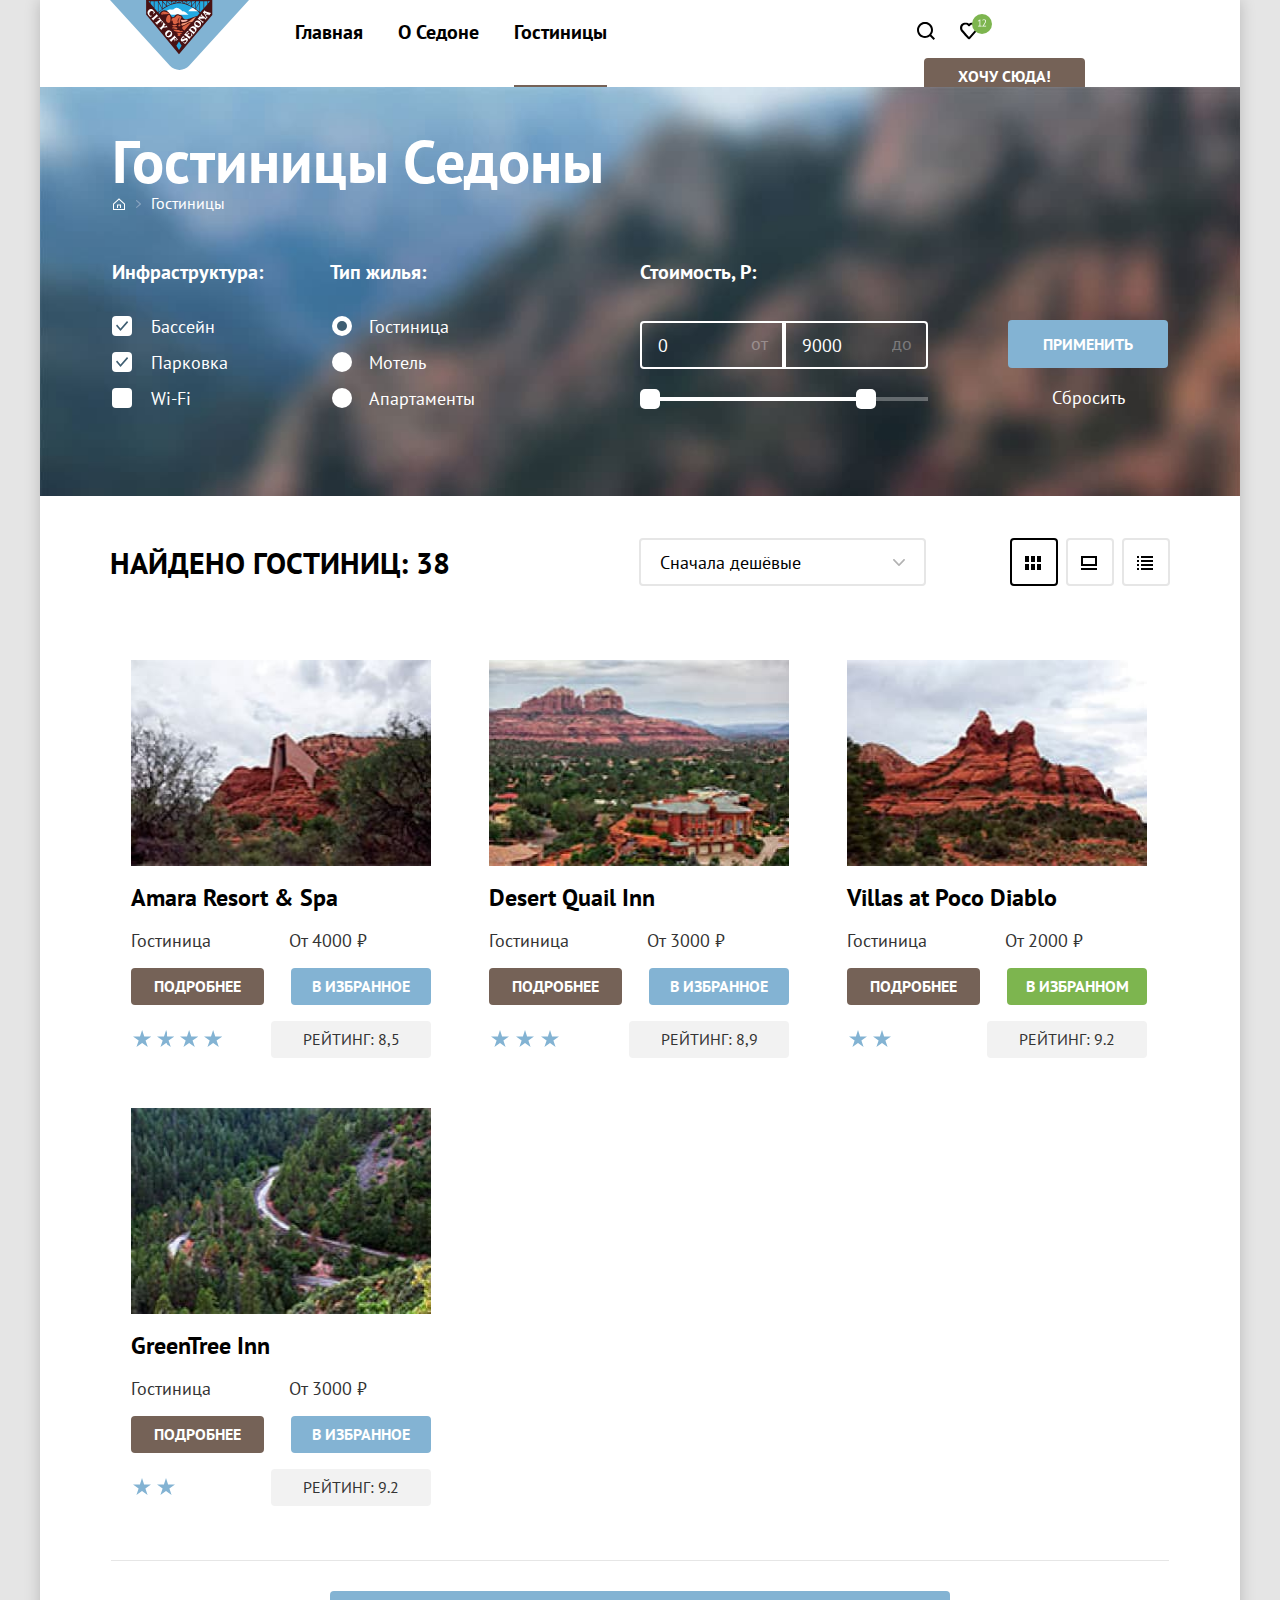
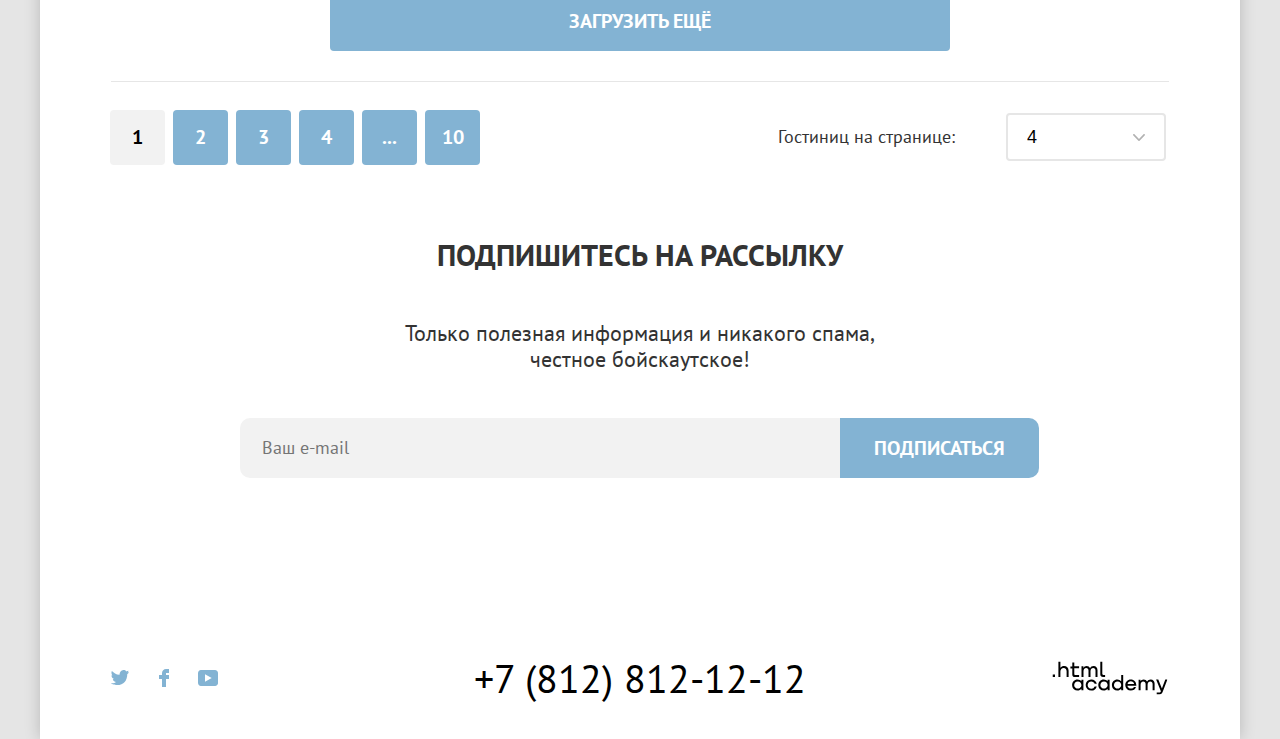
<file: catalog.html>
<!DOCTYPE html>
<html lang="ru">
<head>
    <meta charset="utf-8">
    <link rel="icon" href="favicon.png">
    <link rel="stylesheet" href="styles/styles.css">
    <link rel="icon" type="image/png" sizes="32x32" href="images/favicon.png">
    <title>Гостиницы</title>
</head>
<body>
<!--header-->
<header class="main-header">
  <div class="page-wrapper">
    <nav class="navigation-header">

      <a class="main-logo" href="https://htmlacademy.ru/">
        <img class="main-logo-img" src="images/main-logo.svg" width="139" height="70" alt="Логотип сайта Седона.">
      </a>

      <ul class="navigation-list navigation-main list-clear">
        <li class="navigation-main-item">
          <a class="navigation-link navigation-main-link" href="index.html">Главная</a>
        </li>
        <li class="navigation-main-item">
          <a class="navigation-link navigation-main-link" href="#">О Седоне</a>
        </li>
        <li class="navigation-main-item">
          <a class="navigation-link navigation-main-link  active-header" href="catalog.html">Гостиницы</a>
        </li>
      </ul>

      <ul class="navigation-list navigation-user list-clear">
        <li class="navigation-user-item">
          <a class="navigation-link navigation-user-link" href="#">
            <span class="visually-hidden">Поиск.</span>
            <svg class="header-icon" aria-hidden="true" focusable="false" viewBox="0 0 18 18" width="18" height="18" xmlns="http://www.w3.org/2000/svg">
              <path d="m18 16.5-3.7-3.7c1-1.3 1.7-3 1.7-4.9 0-4.4-3.6-8-8-8S0 3.6 0 8c0 4.4 3.6 8 8 8 1.8 0 3.5-.6 4.9-1.7l3.7 3.7 1.4-1.5ZM8 14c-3.3 0-6-2.7-6-6s2.7-6 6-6 6 2.7 6 6-2.7 6-6 6Z"/>
            </svg>
          </a>
        </li>
        <li class="navigation-user-item">
          <a class="navigation-link navigation-user-link number" href="#">
            <span class="visually-hidden">Избранное.</span>
            <svg class="header-icon" aria-hidden="true" focusable="false" width="18" height="17" viewBox="0 0 18 17" xmlns="http://www.w3.org/2000/svg">
              <path d="M8.9 17C8.6 17 8.3 16.9 8.1 16.6C2.7 10.5 1.4 9.1 1.1 8.7C0.4 7.8 0 6.6 0 5.4C0 2.4 2.4 0 5.5 0C6.8 0 8 0.5 9 1.3C10 0.5 11.3 0 12.5 0C15.5 0 18 2.4 18 5.4C18 6.7 17.5 7.9 16.7 8.8L9.7 16.7C9.5 16.9 9.3 17 8.9 17ZM2.9 7.5C3.2 7.9 6.4 11.5 9 14.4L15.2 7.4C15.7 6.9 15.9 6.2 15.9 5.4C15.9 3.6 14.4 2.1 12.6 2.1C11.6 2.1 10.6 2.6 9.9 3.4C9.6 3.7 9.3 3.8 9 3.8C8.7 3.8 8.4 3.6 8.2 3.4C7.5 2.6 6.5 2.1 5.5 2.1C3.7 2.1 2.2 3.6 2.2 5.4C2.1 6.3 2.5 7 2.9 7.5C2.8 7.5 2.8 7.5 2.9 7.5Z"/>
            </svg>
          </a>
        </li>
        <li class="navigation-item-button">
          <a class="navigation-link-button button-brown navigation-button" href="#">Хочу сюда!</a>
        </li>
      </ul>

    </nav>
  </div>
</header>
<!--header-->
<!--основное содержимое-->
<main class="main-catalog main-container">
  <!--шапка основного-->

  <section class="header-catalog">
      <h1 class="header-catalog-title">Гостиницы Седоны</h1>
      <nav class="header-catalog-navigation">
      <ul class="breadcrumbs-list list-clear">
          <li class="breadcrumbs-item">
              <a class="breadcrumbs-link breadcrumbs-link-icon" href="index.html"><img class="home-icon" src="images/filter-home-icon.svg" width="12" height="12" alt="Иконка на главную"></a>
          </li>
          <li class="breadcrumbs-item">
              <a class="breadcrumbs-link" href="#">Гостиницы</a>
          </li>
      </ul>
      </nav>
      <section class="catalog-hotel">
      <h2 class="visually-hidden">Фильтр гостиниц.</h2>
      <form  class="catalog-filter" action="https://echo.htmlacademy.ru/" method="post">
      <fieldset class="catalog-filter-group">
          <legend class="catalog-filter-title">Инфраструктура:</legend>
          <ul class="catalog-filter-list list-clear">
              <li class="catalog-filter-item">
                  <label class="control">
                      <input class="control-input visually-hidden" type="checkbox" name="pool" checked>
                      <span class="control-mark-checkbox"></span>
                      <span class="control-label text">Бассейн</span>
                  </label>
              </li>
              <li class="catalog-filter-item">
                <label class="control">
                  <input class="control-input visually-hidden" type="checkbox" name="parking" checked>
                  <span class="control-mark-checkbox"></span>
                  <span class="control-label text">Парковка</span>
              </label>
              </li>
              <li class="catalog-filter-item">
                <label class="control">
                  <input class="control-input visually-hidden" type="checkbox" name="Wi-Fi">
                  <span class="control-mark-checkbox"></span>
                  <span class="control-label text">Wi-Fi</span>
              </label>
              </li>
          </ul>
      </fieldset>
      <fieldset class="catalog-filter-group">
          <legend class="catalog-filter-title">Тип жилья:</legend>
          <ul class="catalog-filter-list list-clear">
              <li class="catalog-filter-item">
                  <label class="control">
                      <input class="visually-hidden control-input" type="radio" name="type-house" value="hotel" checked>
                      <span class="control-mark-radio"></span>
                      <span class="control-label text">Гостиница</span>
                  </label>
              </li>
              <li class="catalog-filter-item">
                  <label class="control">
                    <input class="visually-hidden control-input" type="radio" name="type-house" value="motel">
                    <span class="control-mark-radio"></span>
                    <span class="control-label text">Мотель</span>
                  </label>
              </li>
              <li class="catalog-filter-item">
                  <label class="control">
                    <input class="visually-hidden control-input" type="radio" name="type-house" value="apartaments">
                    <span class="control-mark-radio"></span>
                    <span class="control-label text">Апартаменты</span>
                  </label>
              </li>
          </ul>
      </fieldset>
      <fieldset class="catalog-filter-group catalog-filter-price">
          <legend class="catalog-filter-title">Стоимость, Р:</legend>
          <!--Ползунок-->
          <div class="catalog-range">
            <div class="range-inputs">
              <label class="catalog-filter-label">
                <input class="catalog-filter-input min-prise-input" value="0" name="min-price">
                <span class="prise-input-text">от</span>
              </label>
              <label class="catalog-filter-label">
                <input class="catalog-filter-input max-prise-input"  value="9000" name="max-price">
                <span class="prise-input-text">до</span>
              </label>
            </div>
            <div class="range-line">
              <div class="range-bar">
                <button class="range-button button-min" type="button">
                  <span class="visually-hidden">Изменить минимальную цену</span>
                </button>
                <button class="range-button button-max" type="button">
                  <span class="visually-hidden">Изменить максимальную цену</span>
                </button>
              </div>
            </div>
          </div>
          <!--Ползунок-->
      </fieldset>
      <div class="button-filter">
          <button class="button-filter-on" type="submit">Применить</button>
          <button class="button-filter-off button-no-bg" type="reset">Сбросить</button>
      </div>
      </form>
  </section>

</section>
  <!--шапка основного-->
  <!--сортировка-->
  <section class="hotel-sorting">
  <div class="page-wrapper">
      <h2 class="visually-hidden">Сортировка отелей</h2>
      <span class="hotel-sorting-number">Найдено гостиниц: 38</span>
      <fieldset class="hotel-sorting-group">
              <select class="sorting-price sort-inner">
                  <option value="sorting-price">Сначала дешёвые</option>
                  <option value="sorting-price">Сначала дорогие</option>
              </select>
              <ul class="view-list list-clear">
                  <li class="view-item">
                    <a class="view-link view-link-active" href="#">
                      <svg class="view-icon" width="20" height="20" fill="none" xmlns="http://www.w3.org/2000/svg"><path d="M6 3H2v6h4V3ZM18 3h-4v6h4V3ZM12 3H8v6h4V3ZM6 11H2v6h4v-6ZM18 11h-4v6h4v-6ZM12 11H8v6h4v-6Z" fill="#000"/></svg>
                    </a>
                  </li>
                  <li class="view-item">
                    <a class="view-link" href="#">
                      <svg class="view-icon" width="20" height="20" fill="none" xmlns="http://www.w3.org/2000/svg"><path d="M18 15H2v2h16v-2ZM16 5v6H4V5h12Zm2-2H2v10h16V3Z" fill="#000"/></svg>
                  </a>
                  </li>
                  <li class="view-item">
                    <a class="view-link" href="#">
                      <svg class="view-icon" width="20" height="20" fill="none" xmlns="http://www.w3.org/2000/svg"><path d="M4 3H2v2h2V3ZM18 3H6v2h12V3ZM4 7H2v2h2V7ZM18 7H6v2h12V7ZM4 11H2v2h2v-2ZM18 11H6v2h12v-2ZM4 15H2v2h2v-2ZM18 15H6v2h12v-2Z" fill="#000"/></svg>
                    </a>
                  </li>
              </ul>
      </fieldset>
  </div>
  </section>
  <!--сортировка-->
  <!--Все отели-->
  <section class="hotel">
      <div class="page-wrapper-hotel">
      <h2 class="visually-hidden">Список доступных отелей</h2>
      <ul class="hotel-list list-clear">
          <li class="hotel-item">
              <a class="hotel-link" href="#">
                <img class="hotel-images" src="images/hotel/amara-hotel.jpg" width="300" height="206" alt="Отель Amara Resort & Spa">
              </a>
              <h3 class="hotel-title">Amara Resort & Spa</h3>
              <span class="hotel-type">Гостиница</span>
              <span class="hotel-price">От 4000 ₽</span>
              <p class="button-hotel">
                <button class="button-info button-brown" type="button">Подробнее</button>
                <button class="button-favorite button-blue" type="button">В избранное</button>
              </p>
              <p class="hotel-stars" data-stars="4"><span class="visually-hidden">4 Звезды</span></p>
              <span class="rating">Рейтинг: 8,5</span>
         </li>
         <li class="hotel-item">
          <a class="hotel-link" href="#">
            <img class="hotel-images" src="images/hotel/desert-hotel.jpg" width="300" height="206" alt="Отель Amara Resort & Spa">
          </a>
            <h3 class="hotel-title">Desert Quail Inn</h3>
            <span class="hotel-type">Гостиница</span>
            <span class="hotel-price">От 3000 ₽</span>
            <p class="button-hotel">
             <button class="button-info button-brown" type="button">Подробнее</button>
              <button class="button-favorite button-blue" type="button">В избранное</button>
            </p>
            <p class="hotel-stars" data-stars="3"><span class="visually-hidden">3 Звезды</span></p>
            <span class="rating">Рейтинг: 8,9</span>
        </li>
        <li class="hotel-item">
          <a class="hotel-link" href="#">
            <img class="hotel-images" src="images/hotel/villas-hotel.jpg" width="300" height="206" alt="Отель Amara Resort & Spa">
          </a>
            <h3 class="hotel-title">Villas at Poco Diablo</h3>
            <span class="hotel-type">Гостиница</span>
            <span class="hotel-price">От 2000 ₽</span>
            <p class="button-hotel">
              <button class="button-info button-brown" type="button">Подробнее</button>
              <button class="button-favorite button-green" type="button">В избранном</button>
           </p>
            <p class="hotel-stars" data-stars="2"><span class="visually-hidden">3 Звезды</span></p>
            <span class="rating">Рейтинг: 9.2</span>
        </li>
        <li class="hotel-item">
          <a class="hotel-link" href="#">
            <img class="hotel-images" src="images/hotel/greentree-hotel.jpg" width="300" height="206" alt="Отель Amara Resort & Spa">
          </a>
            <h3 class="hotel-title">GreenTree Inn</h3>
            <span class="hotel-type">Гостиница</span>
            <span class="hotel-price">От 3000 ₽</span>
            <p class="button-hotel">
              <button class="button-info button-brown" type="button">Подробнее</button>
              <button class="button-favorite button-blue" type="button">В избранное</button>
            </p>
            <p class="hotel-stars" data-stars="2"><span class="visually-hidden">3 Звезды</span></p>
            <span class="rating">Рейтинг: 9.2</span>
      </li>
      </ul>
      <div class="more-result">
          <button class="button-result button-blue" type="button">Загрузить ещё</button>
      </div>
      </div>
  </section>
  <!--Все отели-->

<!--Пагинация-->

    <section class="pagination">
    <div class="page-wrapper">
    <h2 class="visually-hidden">Пагинация отелей</h2>
    <ul class="pagination-list list-clear">
      <li class="pagination-items">
        <a class="pagination-link active button-blue" href="">1</a>
      </li>
      <li class="pagination-items">
        <a class="pagination-link button-blue" href="">2</a>
      </li>
      <li class="pagination-items">
        <a class="pagination-link button-blue" href="">3</a>
      </li>
      <li class="pagination-items">
        <a class="pagination-link button-blue" href="">4</a>
      </li>
      <li class="pagination-items">
        <a class="pagination-link button-blue" href="">...</a>
      </li>
      <li class="pagination-items">
        <a class="pagination-link button-blue" href="">10</a>
      </li>
    </ul>
    <div class="hotel-on-page">
      <span class="hotel-on-page-title">Гостиниц на странице:</span>
      <select class="sorting-number sort-inner">
        <option value="sort-number">4</option>
        <option value="sort-number">10</option>
        <option value="sort-number">15</option>
      </select>
    </div>
    </div>
    </section>
  <!--Пагинация-->
<!--Окно подписки-->
<section class="subscribe subscribe-catalog">
  <h2 class="subscribe-title subscribe-title-catalog">Подпишитесь на рассылку</h2>
  <p class="subscribe-text subscribe-text-catalog">Только полезная информация и никакого спама, честное бойскаутское!</p>
  <form  class="subscribe-form subscribe-form-catalog" action="https://echo.htmlacademy.ru/" method="post">
    <label class="visually-hidden" for="field-email">Введите ваш e-mail</label>
    <input class="subscribe-input" type="email" placeholder="Ваш e-mail" name="e-mail" id="field-email">
    <button class="button-subscribe button-blue" type="submit">Подписаться</button>
  </form>
</section>
<!--Окно подписки-->
</main>
<!--основное содержимое-->
<!--footer-->
<footer class="main-footer">
  <section class="footer-contacts">
    <h2 class="visually-hidden">Социальные сети.</h2>
    <ul class="social-list list-clear">
      <li class="social-item">
        <a class="social-link" href="https://twitter.com/htmlacademy_ru">
          <svg class="social-icon" aria-hidden="true" focusable="false" width="20" height="20" fill="#83B3D3" xmlns="http://www.w3.org/2000/svg"><path d="M12.6 2.2c1.8-.5 3.2.3 3.8 1.2.7-.2 1.4-.5 2.1-.7 0 .9-.6 1.5-.9 1.8.7.1 1.4-.6 1.4-.6-.2 1-1.1 1.8-1.7 2C17.1 12.7 14 17.1 6.7 17h-.5c-.4 0-4.4-.5-5.2-1.9 2.4.2 4.1-.4 5-1.2-1-.3-2.9-.4-3.2-2.9.4.1.6.2 1.3.1-1.3-.8-2.7-1.6-2.6-3.8.3.3 1.1.5 1.4.5-.8-.2-2.1-3.3-1-4.9 1.9 1.9 4 3.6 7.6 3.8.2-2.4 1.2-3.9 3.1-4.5Z" /></svg>
          <span class="visually-hidden">Твиттер.</span>
        </a>
      </li>
      <li class="social-item">
        <a class="social-link" href="https://www.facebook.com/htmlacademy">
          <svg class="social-icon" aria-hidden="true" focusable="false" width="20" height="20" fill="#83B3D3" xmlns="http://www.w3.org/2000/svg"><path d="M12 1C9.8 1 8 2.8 8 5v2H5v4h3v8h4v-8h3V7h-3V5h3V1h-3Z" /></svg>
          <span class="visually-hidden">Фейсбук.</span>
        </a>
      </li>
      <li class="social-item">
        <a class="social-link" href="https://www.youtube.com/c/HTMLAcademyRUS">
          <svg class="social-icon" width="20" height="16" viewBox="0 0 20 16" fill="#83B3D3" xmlns="http://www.w3.org/2000/svg">
            <g clip-path="url(#clip0_24196_686)">
            <path d="M17 0H2.9C1.2 0 0 1.5 0 3.2V12.7C0 14.5 1.2 16 2.9 16H17.2C18.7 16 20.1 14.5 20.1 12.8V3.2C19.9 1.5 18.7 0 17 0ZM7 11.8V4.2L13.7 8L7 11.8Z" />
            </g><defs><clipPath id="clip0_24196_686"><rect width="20" height="16" fill="white"/></clipPath>
            </defs>
          </svg>
          <span class="visually-hidden">Ютуб.</span>
        </a>
      </li>
    </ul>
  </section>
  <section class="footer-number">
    <h2 class="visually-hidden">Номер телефона.</h2>
    <a class="footer-phone-number" href="tel:+78128121212">+7 (812) 812-12-12</a>
  </section>
  <section class="footer-logo">
    <h2 class="visually-hidden">Логотип разработичка html-academy.</h2>
    <a class="footer-logo-link" href="mailto:htmlacademy.ru" >
      <svg class="footer-icon-logo" aria-hidden="true" focusable="false" width="115" height="33"  xmlns="http://www.w3.org/2000/svg"><g clip-path="url(#a)"><path fill-rule="evenodd" clip-rule="evenodd" d="M8 6.2c.8-1 2-1.7 3.6-1.7 2.7 0 4.6 1.9 4.5 4.9v6.1h-2V9.8c0-1.8-1.1-3.2-2.9-3.2-2 0-3.3 1.5-3.3 3.6v5.3h-2V0h2v6.2H8Zm-8 9.3v-2.6h2.5v2.6H0ZM26.6 4.8h-4.8V1.1h-2v3.8h-1.9v2h1.9v6c0 1.7 1 2.7 2.7 2.7h4.1v-2h-3.7c-.7 0-1.1-.4-1.1-1.1V6.8h4.8v-2Zm11 1.9c.6-1.3 1.9-2.1 3.5-2.1 2.5 0 4 1.8 3.9 4.3v6.5h-2V9.1c0-1.6-.9-2.6-2.4-2.6-1.2 0-2.6.9-2.6 3.3v5.6h-2V9.1c0-1.6-.9-2.6-2.4-2.6C32 6.5 31 8 31 10v5.4h-2V4.8h1.9v1.6h.1c.6-1 1.7-1.8 3.1-1.8 1.6 0 2.8.9 3.4 2.1h.1Zm10.2 6c0 1.7 1 2.7 2.8 2.7h2v-2h-1.7c-.7 0-1.1-.4-1.1-1.1V0h-2v12.7ZM25 17.9c1.7 0 3 .7 3.9 1.8v-1.5h2v10.6h-2v-1.6h-.1c-.8 1.1-2 1.9-3.8 1.9-3.1 0-5.4-2.3-5.4-5.6s2.3-5.6 5.4-5.6Zm-3.3 5.6c0 2 1.4 3.6 3.6 3.6s3.6-1.7 3.6-3.6c0-2-1.4-3.6-3.6-3.6s-3.6 1.6-3.6 3.6ZM44.2 22c-.5-2.4-2.6-4.1-5.4-4.1a5.4 5.4 0 0 0-5.6 5.6c0 3.1 2.2 5.6 5.6 5.6 2.8 0 4.9-1.8 5.4-4.2h-2.1a3.4 3.4 0 0 1-3.3 2.3c-2.2 0-3.6-1.6-3.6-3.6s1.4-3.6 3.6-3.6c1.6 0 2.8 1 3.3 2.2h2.1V22Zm7-4.1c1.7 0 3 .7 3.9 1.8v-1.5h2v10.6h-2v-1.6H55c-.8 1.1-2 1.9-3.8 1.9-3.1 0-5.4-2.3-5.4-5.6s2.3-5.6 5.4-5.6Zm-3.3 5.6c0 2 1.4 3.6 3.6 3.6 2.1 0 3.6-1.7 3.6-3.6 0-2-1.4-3.6-3.6-3.6s-3.6 1.6-3.6 3.6Zm20.8-3.7c-.9-1.1-2.2-1.9-3.9-1.9-3.1 0-5.4 2.3-5.4 5.6s2.2 5.6 5.4 5.6c1.7 0 3-.8 3.8-1.8h.1v1.5h2V13.4h-2v6.4Zm-3.6 7.3c-2.2 0-3.6-1.6-3.6-3.6s1.4-3.6 3.6-3.6 3.6 1.6 3.6 3.6c-.1 2-1.5 3.6-3.6 3.6Zm7.7-3.6c0-3.1 2.2-5.6 5.5-5.6 3.5 0 5.7 2.7 5.5 6.3H75c.1 1.6 1.5 2.9 3.4 2.9 1.4 0 2.5-.6 3-1.6h2.1c-.7 2.3-2.7 3.6-5.2 3.6-3.4 0-5.5-2.6-5.5-5.6Zm8.8-1.1c-.3-1.6-1.6-2.6-3.3-2.6-1.7 0-2.9 1.1-3.2 2.6h6.5Zm16.6-4.5c-1.6 0-2.9.8-3.6 2h-.1c-.6-1.2-1.8-2-3.4-2-1.4 0-2.5.7-3.1 1.8v-1.5h-1.9v10.6h2v-5.4c0-2 1-3.4 2.6-3.5 1.5 0 2.4 1 2.4 2.6v6.3h2v-5.6c0-2.4 1.4-3.3 2.6-3.3 1.5 0 2.4 1 2.4 2.6v6.3h2v-6.5c.1-2.6-1.4-4.4-3.9-4.4Zm7.6.2 3.6 8.9 3.4-8.9h2.1l-4.7 12.2c-.7 1.8-1.7 2.6-3.5 2.6h-2.5v-2h2.5c1 0 1.4-.3 1.7-1.2l-4.8-11.6h2.2Z"/></g><defs><clipPath id="a"><path fill="#fff" d="M0 0h114.9v32.9H0z"/></clipPath></defs></svg>
      <span class="visually-hidden">Логотип html-academy.</span>
    </a>
  </section>
</footer>
<!--footer-->
</body>
</html>
</file>
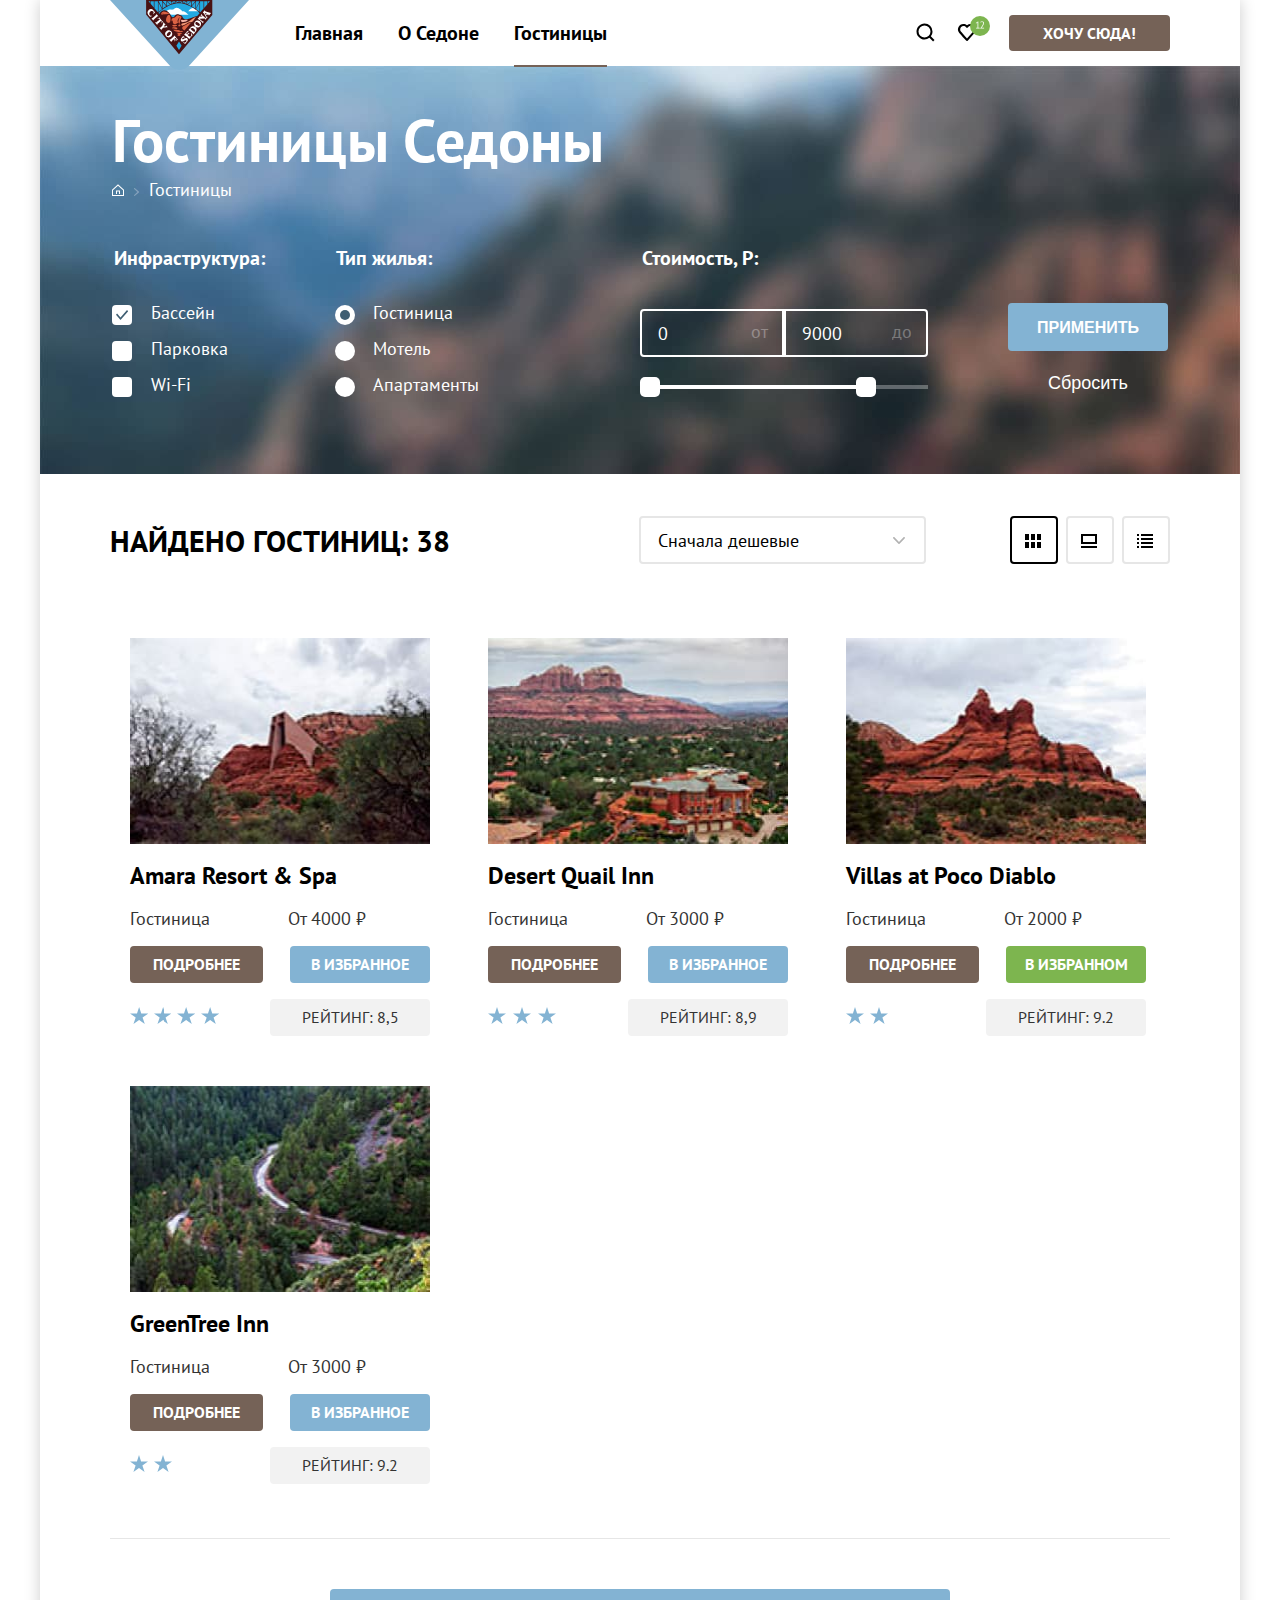
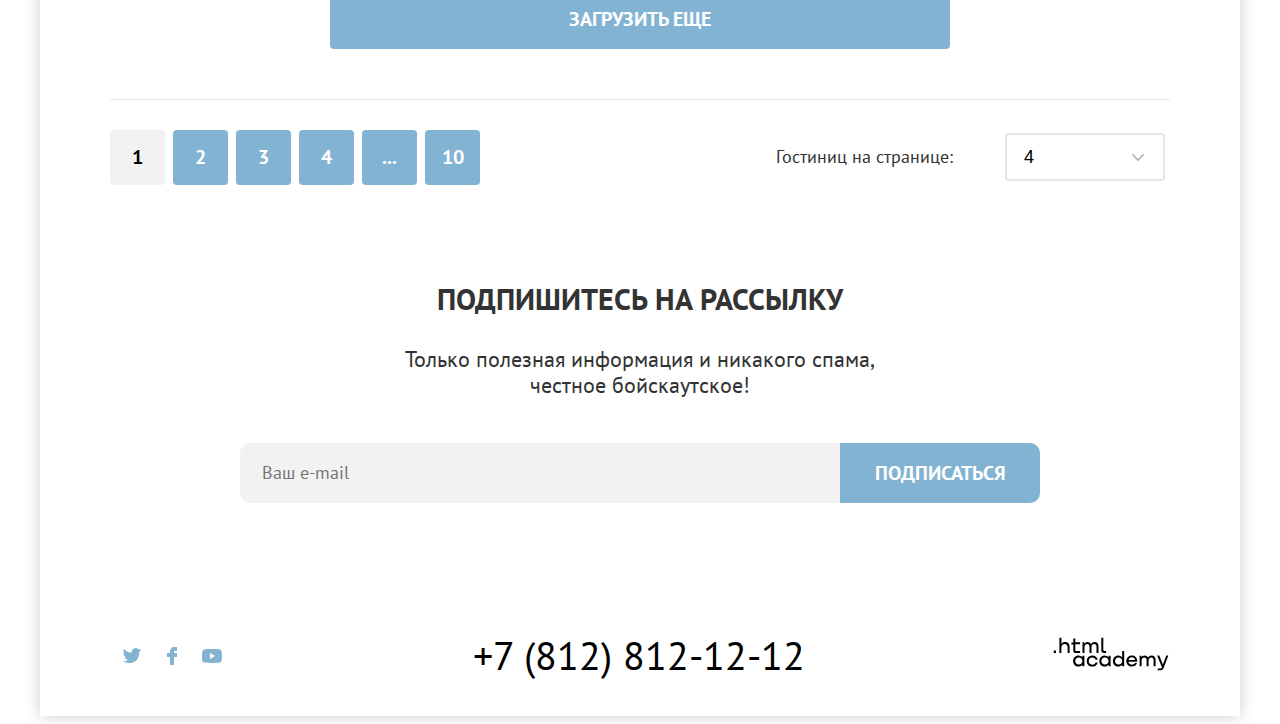
<file: 8/catalog.html>
<!DOCTYPE html>
<html lang="ru">
<head>
    <meta charset="utf-8">
    <link rel="stylesheet" href="styles/styles.css">
    <title>Седона</title>
  <base href="https://htmlacademy-htmlcss.github.io/1221133-sedona-33/8/">
</head>
<body>
<!--Шапка сайта-->
<header class="main-header">
  <div class="page-wrapper">
  <nav class="navigation-header">

    <a class="main-logo" href="https://htmlacademy.ru/">
      <img class="main-logo-img" src="images/main-logo.svg" width="139" height="70" alt="Логотип сайта Седона.">
    </a>

    <ul class="navigation-list navigation-main list-clear">
      <li class="navigation-main-item">
        <a class="navigation-link navigation-main-link" href="index.html">Главная</a>
      </li>
      <li class="navigation-main-item">
        <a class="navigation-link navigation-main-link" href="#">О Седоне</a>
      </li>
      <li class="navigation-main-item">
        <a class="navigation-link navigation-main-link active-header" href="catalog.html">Гостиницы</a>
      </li>
    </ul>

    <ul class="navigation-list navigation-user list-clear">
      <li class="navigation-user-item">
        <a class="navigation-link navigation-user-link" href="#">
          <span class="visually-hidden">Поиск.</span>
          <svg class="header-icon lupa" aria-hidden="true" focusable="false" width="20" height="20" xmlns="http://www.w3.org/2000/svg"><path d="m19.5 18-3.7-3.67c1-1.3 1.7-2.98 1.7-4.87a8 8 0 0 0-8-7.96c-4.4 0-8 3.68-8 8.06a8 8 0 0 0 12.9 6.26l3.7 3.68 1.4-1.5Zm-10-2.48a6 6 0 0 1-6-5.96 6 6 0 0 1 12 0 6 6 0 0 1-6 5.96Z"/></svg>
        </a>
      </li>
      <li class="navigation-user-item">
        <a class="navigation-link navigation-user-link number" href="#">
          <span class="visually-hidden">Избранное.</span>
          <svg class="header-icon" aria-hidden="true" focusable="false" width="20" height="20"  xmlns="http://www.w3.org/2000/svg"><path d="M9.9 19a.9.9 0 0 1-.8-.4c-5.4-6.1-6.7-7.5-7-7.9A5.4 5.4 0 0 1 6.5 2C7.8 2 9 2.5 10 3.3a5.46 5.46 0 0 1 9 4.1c0 1.3-.5 2.5-1.3 3.4l-7 7.9c-.2.2-.4.3-.8.3Zm-6-9.5c.3.4 3.5 4 6.1 6.9l6.2-7c.5-.5.7-1.2.7-2 0-1.8-1.5-3.3-3.3-3.3-1 0-2 .5-2.7 1.3-.3.3-.6.4-.9.4-.3 0-.6-.2-.8-.4-.7-.8-1.7-1.3-2.7-1.3-1.8 0-3.3 1.5-3.3 3.3-.1.9.3 1.6.7 2.1-.1 0-.1 0 0 0Z"/></svg>
        </a>
      </li>
      <li class="navigation-item-button">
        <a class="navigation-link-button brown-button navigation-button" href="#">Хочу сюда!</a>
      </li>
    </ul>

  </nav>
  </div>
</header>
<!--Шапка сайта-->
<!--основное содержимое-->
<main class="main-catalog main-container">
  <!--шапка основного-->

  <section class="header-catalog">
      <h1 class="header-catalog-title">Гостиницы Седоны</h1>
      <nav class="header-catalog-navigation">
      <ul class="breadcrumbs-list list-clear">
          <li class="breadcrumbs-item">
              <a class="breadcrumbs-link breadcrumbs-link-icon" href="index.html"><img src="images/filter-home-icon.svg" width="12" height="12" alt="Иконка на главную"></a>
          </li>
          <li class="breadcrumbs-item">
              <a class="breadcrumbs-link">Гостиницы</a>
          </li>
      </ul>
      </nav>
      <section class="catalog-hotel">
      <h2 class="visually-hidden">Фильтр гостиниц.</h2>
      <form  class="catalog-filter" action="https://echo.htmlacademy.ru/" method="post">
      <fieldset class="catalog-filter-group">
          <legend class="catalog-filter-title">Инфраструктура:</legend>
          <ul class="catalog-filter-list list-clear">
              <li class="catalog-filter-item">
                  <label class="control">
                      <input class="control-input visually-hidden" type="checkbox" name="pool" checked>
                      <span class="control-mark-checkbox"></span>
                      <span class="control-label text">Бассейн</span>
                  </label>
              </li>
              <li class="catalog-filter-item">
                <label class="control">
                  <input class="control-input visually-hidden" type="checkbox" name="parking">
                  <span class="control-mark-checkbox"></span>
                  <span class="control-label text">Парковка</span>
              </label>
              </li>
              <li class="catalog-filter-item">
                <label class="control">
                  <input class="control-input visually-hidden" type="checkbox" name="Wi-Fi">
                  <span class="control-mark-checkbox"></span>
                  <span class="control-label text">Wi-Fi</span>
              </label>
              </li>
          </ul>
      </fieldset>
      <fieldset class="catalog-filter-group">
          <legend class="catalog-filter-title">Тип жилья:</legend>
          <ul class="catalog-filter-list list-clear">
              <li class="catalog-filter-item">
                  <label class="control">
                      <input class="visually-hidden control-input" type="radio" name="type-house" value="hotel" checked>
                      <span class="control-mark-radio"></span>
                      <span class="control-label text">Гостиница</span>
                  </label>
              </li>
              <li class="catalog-filter-item">
                  <label class="control">
                    <input class="visually-hidden control-input" type="radio" name="type-house" value="motel">
                    <span class="control-mark-radio"></span>
                    <span class="control-label text">Мотель</span>
                  </label>
              </li>
              <li class="catalog-filter-item">
                  <label class="control">
                    <input class="visually-hidden control-input" type="radio" name="type-house" value="apartaments">
                    <span class="control-mark-radio"></span>
                    <span class="control-label text">Апартаменты</span>
                  </label>
              </li>
          </ul>
      </fieldset>
      <fieldset class="catalog-filter-group catalog-filter-price">
          <legend class="catalog-filter-title">Стоимость, Р:</legend>
          <!--Ползунок-->
          <div class="catalog-range">
            <div class="range-inputs">
              <label class="catalog-filter-label">
                <input class="catalog-filter-input min-prise-input" value="0" name="min-price">
                <span class="prise-input-text">от</span>
              </label>
              <label class="catalog-filter-label">
                <input class="catalog-filter-input max-prise-input"  value="9000" name="max-price">
                <span class="prise-input-text">до</span>
              </label>
            </div>
            <div class="range-line">
              <div class="range-bar">
                <button class="range-button button-min" type="button">
                  <span class="visually-hidden">Изменить минимальную цену</span>
                </button>
                <button class="range-button button-max" type="button">
                  <span class="visually-hidden">Изменить максимальную цену</span>
                </button>
              </div>
            </div>
          </div>
          <!--Ползунок-->
      </fieldset>
      <div class="button-filter">
          <button class="button-filter-on button-blue" type="submit">Применить</button>
          <button class="button-filter-off button-no-bg" type="reset">Сбросить</button>
      </div>
      </form>
  </section>

</section>
  <!--шапка основного-->
  <!--сортировка-->

  <section class="hotel-sorting">
  <div class="page-wrapper">
      <h2 class="visually-hidden">Сортировка отелей</h2>
      <span class="hotel-sorting-number">Найдено гостиниц: 38</span>
      <fieldset class="hotel-sorting-group">
              <select class="sorting-price sort-inner">
                  <option value="sorting-price">Сначала дешевые</option>
                  <option value="sorting-price">Сначала дорогие</option>
              </select>
              <ul class="view-list list-clear">
                  <li class="view-item">
                    <a class="view-link view-link-active" href="#">
                      <svg class="view-icon" width="20" height="20" fill="none" xmlns="http://www.w3.org/2000/svg"><path d="M6 3H2v6h4V3ZM18 3h-4v6h4V3ZM12 3H8v6h4V3ZM6 11H2v6h4v-6ZM18 11h-4v6h4v-6ZM12 11H8v6h4v-6Z" fill="#000"/></svg>
                    </a>
                  </li>
                  <li class="view-item">
                    <a class="view-link" href="#">
                      <svg class="view-icon" width="20" height="20" fill="none" xmlns="http://www.w3.org/2000/svg"><path d="M18 15H2v2h16v-2ZM16 5v6H4V5h12Zm2-2H2v10h16V3Z" fill="#000"/></svg>
                  </a>
                  </li>
                  <li class="view-item">
                    <a class="view-link" href="#">
                      <svg class="view-icon" width="20" height="20" fill="none" xmlns="http://www.w3.org/2000/svg"><path d="M4 3H2v2h2V3ZM18 3H6v2h12V3ZM4 7H2v2h2V7ZM18 7H6v2h12V7ZM4 11H2v2h2v-2ZM18 11H6v2h12v-2ZM4 15H2v2h2v-2ZM18 15H6v2h12v-2Z" fill="#000"/></svg>
                    </a>
                  </li>
              </ul>
      </fieldset>
  </div>
  </section>

  <!--сортировка-->
  <!--Все отели-->
  <section class="hotel">
      <div class="page-wrapper">
      <h2 class="visually-hidden">Список доступных отелей</h2>
      <ul class="hotel-list list-clear">
          <li class="hotel-item">
              <a class="hotel-link" href="#">
                <img class="hotel-images" src="images/hotel/amara-hotel.jpg" width="300" height="206" alt="Отель Amara Resort & Spa">
              </a>
              <h3 class="hotel-title">Amara Resort & Spa</h3>
              <span class="hotel-type">Гостиница</span>
              <span class="hotel-price">От 4000 ₽</span>
              <p class="button-hotel">
                <button class="button-info brown-button" type="button">Подробнее</button>
                <button class="button-favorite button-blue" type="button">В избранное</button>
              </p>
              <p class="hotel-stars" data-stars="4"><span class="visually-hidden">4 Звезды</span></p>
              <span class="rating">Рейтинг: 8,5</span>
         </li>
         <li class="hotel-item">
          <a class="hotel-link" href="#">
            <img class="hotel-images" src="images/hotel/desert-hotel.jpg" width="300" height="206" alt="Отель Amara Resort & Spa">
          </a>
            <h3 class="hotel-title">Desert Quail Inn</h3>
            <span class="hotel-type">Гостиница</span>
            <span class="hotel-price">От 3000 ₽</span>
            <p class="button-hotel">
             <button class="button-info brown-button" type="button">Подробнее</button>
              <button class="button-favorite button-blue" type="button">В избранное</button>
            </p>
            <p class="hotel-stars" data-stars="3"><span class="visually-hidden">3 Звезды</span></p>
            <span class="rating">Рейтинг: 8,9</span>
        </li>
        <li class="hotel-item">
          <a class="hotel-link" href="#">
            <img class="hotel-images" src="images/hotel/villas-hotel.jpg" width="300" height="206" alt="Отель Amara Resort & Spa">
          </a>
            <h3 class="hotel-title">Villas at Poco Diablo</h3>
            <span class="hotel-type">Гостиница</span>
            <span class="hotel-price">От 2000 ₽</span>
            <p class="button-hotel">
              <button class="button-info brown-button" type="button">Подробнее</button>
              <button class="button-favorite button-green" type="button">В избранном</button>
           </p>
            <p class="hotel-stars" data-stars="2"><span class="visually-hidden">3 Звезды</span></p>
            <span class="rating">Рейтинг: 9.2</span>
        </li>
        <li class="hotel-item">
          <a class="hotel-link" href="#">
            <img class="hotel-images" src="images/hotel/greentree-hotel.jpg" width="300" height="206" alt="Отель Amara Resort & Spa">
          </a>
            <h3 class="hotel-title">GreenTree Inn</h3>
            <span class="hotel-type">Гостиница</span>
            <span class="hotel-price">От 3000 ₽</span>
            <p class="button-hotel">
              <button class="button-info brown-button" type="button">Подробнее</button>
              <button class="button-favorite button-blue" type="button">В избранное</button>
            </p>
            <p class="hotel-stars" data-stars="2"><span class="visually-hidden">3 Звезды</span></p>
            <span class="rating">Рейтинг: 9.2</span>
      </li>
      </ul>
      <div class="more-result">
          <button class="button-result button-blue" type="button">Загрузить еще</button>
      </div>
      </div>
  </section>
  <!--Все отели-->

<!--Пагинация-->

    <section class="pagination">
    <div class="page-wrapper">
    <h2 class="visually-hidden">Пагинация отелей</h2>
    <ul class="pagination-list list-clear">
      <li class="pagination-items">
        <a class="pagination-link active button-blue" href="">1</a>
      </li>
      <li class="pagination-items">
        <a class="pagination-link button-blue" href="">2</a>
      </li>
      <li class="pagination-items">
        <a class="pagination-link button-blue" href="">3</a>
      </li>
      <li class="pagination-items">
        <a class="pagination-link button-blue" href="">4</a>
      </li>
      <li class="pagination-items">
        <a class="pagination-link button-blue" href="">...</a>
      </li>
      <li class="pagination-items">
        <a class="pagination-link button-blue" href="">10</a>
      </li>
    </ul>
    <div class="hotel-on-page">
      <span class="hotel-on-page-title">Гостиниц на странице:</span>
      <select class="sorting-number sort-inner">
        <option value="sort-number">4</option>
        <option value="sort-number">10</option>
        <option value="sort-number">15</option>
      </select>
    </div>
    </div>
    </section>
  <!--Пагинация-->
<!--Окно подписки-->
<section class="subscribe subscribe-catalog">
  <h2 class="subscribe-title">Подпишитесь на рассылку</h2>
  <p class="subscribe-text">Только полезная информация и никакого спама, честное бойскаутское!</p>
  <form  class="subscribe-form" action="https://echo.htmlacademy.ru/" method="post">
    <input class="subscribe-input" type="text" placeholder="Ваш e-mail" name="e-mail" required>
    <button class="button-subscribe button-blue" type="submit">Подписаться</button>
  </form>
</section>
<!--Окно подписки-->
</main>
<!--основное содержимое-->
<!--Подвал сайта-->
<footer class="main-footer">
  <section class="footer-contacts">
    <h2 class="visually-hidden">Контакты сайта Седона.</h2>
    <ul class="social-list">
      <li class="social-item">
        <a class="social-link" href="https://twitter.com/htmlacademy_ru">
          <svg class="social-icon" aria-hidden="true" focusable="false" width="20" height="20" fill="#83B3D3" xmlns="http://www.w3.org/2000/svg"><path d="M12.6 2.2c1.8-.5 3.2.3 3.8 1.2.7-.2 1.4-.5 2.1-.7 0 .9-.6 1.5-.9 1.8.7.1 1.4-.6 1.4-.6-.2 1-1.1 1.8-1.7 2C17.1 12.7 14 17.1 6.7 17h-.5c-.4 0-4.4-.5-5.2-1.9 2.4.2 4.1-.4 5-1.2-1-.3-2.9-.4-3.2-2.9.4.1.6.2 1.3.1-1.3-.8-2.7-1.6-2.6-3.8.3.3 1.1.5 1.4.5-.8-.2-2.1-3.3-1-4.9 1.9 1.9 4 3.6 7.6 3.8.2-2.4 1.2-3.9 3.1-4.5Z" /></svg>
        </a>
      </li>
      <li class="social-item">
        <a class="social-link" href="https://twitter.com/htmlacademy_ru">
          <svg class="social-icon" aria-hidden="true" focusable="false" width="20" height="20" fill="#83B3D3" xmlns="http://www.w3.org/2000/svg"><path d="M12 1C9.8 1 8 2.8 8 5v2H5v4h3v8h4v-8h3V7h-3V5h3V1h-3Z" /></svg>
        </a>
      </li>
      <li class="social-item">
        <a class="social-link" href="https://twitter.com/htmlacademy_ru">
          <svg class="social-icon" aria-hidden="true" focusable="false" width="20" height="20" fill="#83B3D3" xmlns="http://www.w3.org/2000/svg"><path fill-rule="evenodd" clip-rule="evenodd" d="M17.81 3.42c.86.23 1.54.9 1.77 1.77C20 6.75 20 10 20 10s0 3.26-.42 4.81a2.5 2.5 0 0 1-1.77 1.77C16.25 17 10 17 10 17s-6.25 0-7.81-.42a2.5 2.5 0 0 1-1.77-1.77C0 13.26 0 10 0 10s0-3.25.42-4.81a2.5 2.5 0 0 1 1.77-1.77C3.75 3 10 3 10 3s6.25 0 7.81.42ZM13.2 10 8 13V7l5.2 3Z" /></svg>
        </a>
      </li>
    </ul>
    <a class="footer-phone-number" href="tel:+78128121212">+7 (812) 812-12-12</a>
    <a class="footer-logo" href="mailto:htmlacademy.ru" >
      <svg class="footer-icon-logo" width="115" height="33"  xmlns="http://www.w3.org/2000/svg"><g clip-path="url(#a)"><path fill-rule="evenodd" clip-rule="evenodd" d="M8 6.2c.8-1 2-1.7 3.6-1.7 2.7 0 4.6 1.9 4.5 4.9v6.1h-2V9.8c0-1.8-1.1-3.2-2.9-3.2-2 0-3.3 1.5-3.3 3.6v5.3h-2V0h2v6.2H8Zm-8 9.3v-2.6h2.5v2.6H0ZM26.6 4.8h-4.8V1.1h-2v3.8h-1.9v2h1.9v6c0 1.7 1 2.7 2.7 2.7h4.1v-2h-3.7c-.7 0-1.1-.4-1.1-1.1V6.8h4.8v-2Zm11 1.9c.6-1.3 1.9-2.1 3.5-2.1 2.5 0 4 1.8 3.9 4.3v6.5h-2V9.1c0-1.6-.9-2.6-2.4-2.6-1.2 0-2.6.9-2.6 3.3v5.6h-2V9.1c0-1.6-.9-2.6-2.4-2.6C32 6.5 31 8 31 10v5.4h-2V4.8h1.9v1.6h.1c.6-1 1.7-1.8 3.1-1.8 1.6 0 2.8.9 3.4 2.1h.1Zm10.2 6c0 1.7 1 2.7 2.8 2.7h2v-2h-1.7c-.7 0-1.1-.4-1.1-1.1V0h-2v12.7ZM25 17.9c1.7 0 3 .7 3.9 1.8v-1.5h2v10.6h-2v-1.6h-.1c-.8 1.1-2 1.9-3.8 1.9-3.1 0-5.4-2.3-5.4-5.6s2.3-5.6 5.4-5.6Zm-3.3 5.6c0 2 1.4 3.6 3.6 3.6s3.6-1.7 3.6-3.6c0-2-1.4-3.6-3.6-3.6s-3.6 1.6-3.6 3.6ZM44.2 22c-.5-2.4-2.6-4.1-5.4-4.1a5.4 5.4 0 0 0-5.6 5.6c0 3.1 2.2 5.6 5.6 5.6 2.8 0 4.9-1.8 5.4-4.2h-2.1a3.4 3.4 0 0 1-3.3 2.3c-2.2 0-3.6-1.6-3.6-3.6s1.4-3.6 3.6-3.6c1.6 0 2.8 1 3.3 2.2h2.1V22Zm7-4.1c1.7 0 3 .7 3.9 1.8v-1.5h2v10.6h-2v-1.6H55c-.8 1.1-2 1.9-3.8 1.9-3.1 0-5.4-2.3-5.4-5.6s2.3-5.6 5.4-5.6Zm-3.3 5.6c0 2 1.4 3.6 3.6 3.6 2.1 0 3.6-1.7 3.6-3.6 0-2-1.4-3.6-3.6-3.6s-3.6 1.6-3.6 3.6Zm20.8-3.7c-.9-1.1-2.2-1.9-3.9-1.9-3.1 0-5.4 2.3-5.4 5.6s2.2 5.6 5.4 5.6c1.7 0 3-.8 3.8-1.8h.1v1.5h2V13.4h-2v6.4Zm-3.6 7.3c-2.2 0-3.6-1.6-3.6-3.6s1.4-3.6 3.6-3.6 3.6 1.6 3.6 3.6c-.1 2-1.5 3.6-3.6 3.6Zm7.7-3.6c0-3.1 2.2-5.6 5.5-5.6 3.5 0 5.7 2.7 5.5 6.3H75c.1 1.6 1.5 2.9 3.4 2.9 1.4 0 2.5-.6 3-1.6h2.1c-.7 2.3-2.7 3.6-5.2 3.6-3.4 0-5.5-2.6-5.5-5.6Zm8.8-1.1c-.3-1.6-1.6-2.6-3.3-2.6-1.7 0-2.9 1.1-3.2 2.6h6.5Zm16.6-4.5c-1.6 0-2.9.8-3.6 2h-.1c-.6-1.2-1.8-2-3.4-2-1.4 0-2.5.7-3.1 1.8v-1.5h-1.9v10.6h2v-5.4c0-2 1-3.4 2.6-3.5 1.5 0 2.4 1 2.4 2.6v6.3h2v-5.6c0-2.4 1.4-3.3 2.6-3.3 1.5 0 2.4 1 2.4 2.6v6.3h2v-6.5c.1-2.6-1.4-4.4-3.9-4.4Zm7.6.2 3.6 8.9 3.4-8.9h2.1l-4.7 12.2c-.7 1.8-1.7 2.6-3.5 2.6h-2.5v-2h2.5c1 0 1.4-.3 1.7-1.2l-4.8-11.6h2.2Z"/></g><defs><clipPath id="a"><path fill="#fff" d="M0 0h114.9v32.9H0z"/></clipPath></defs></svg>
    </a>
  </section>
</footer>
<!--Подвал сайта-->
</body>
</html>
</file>
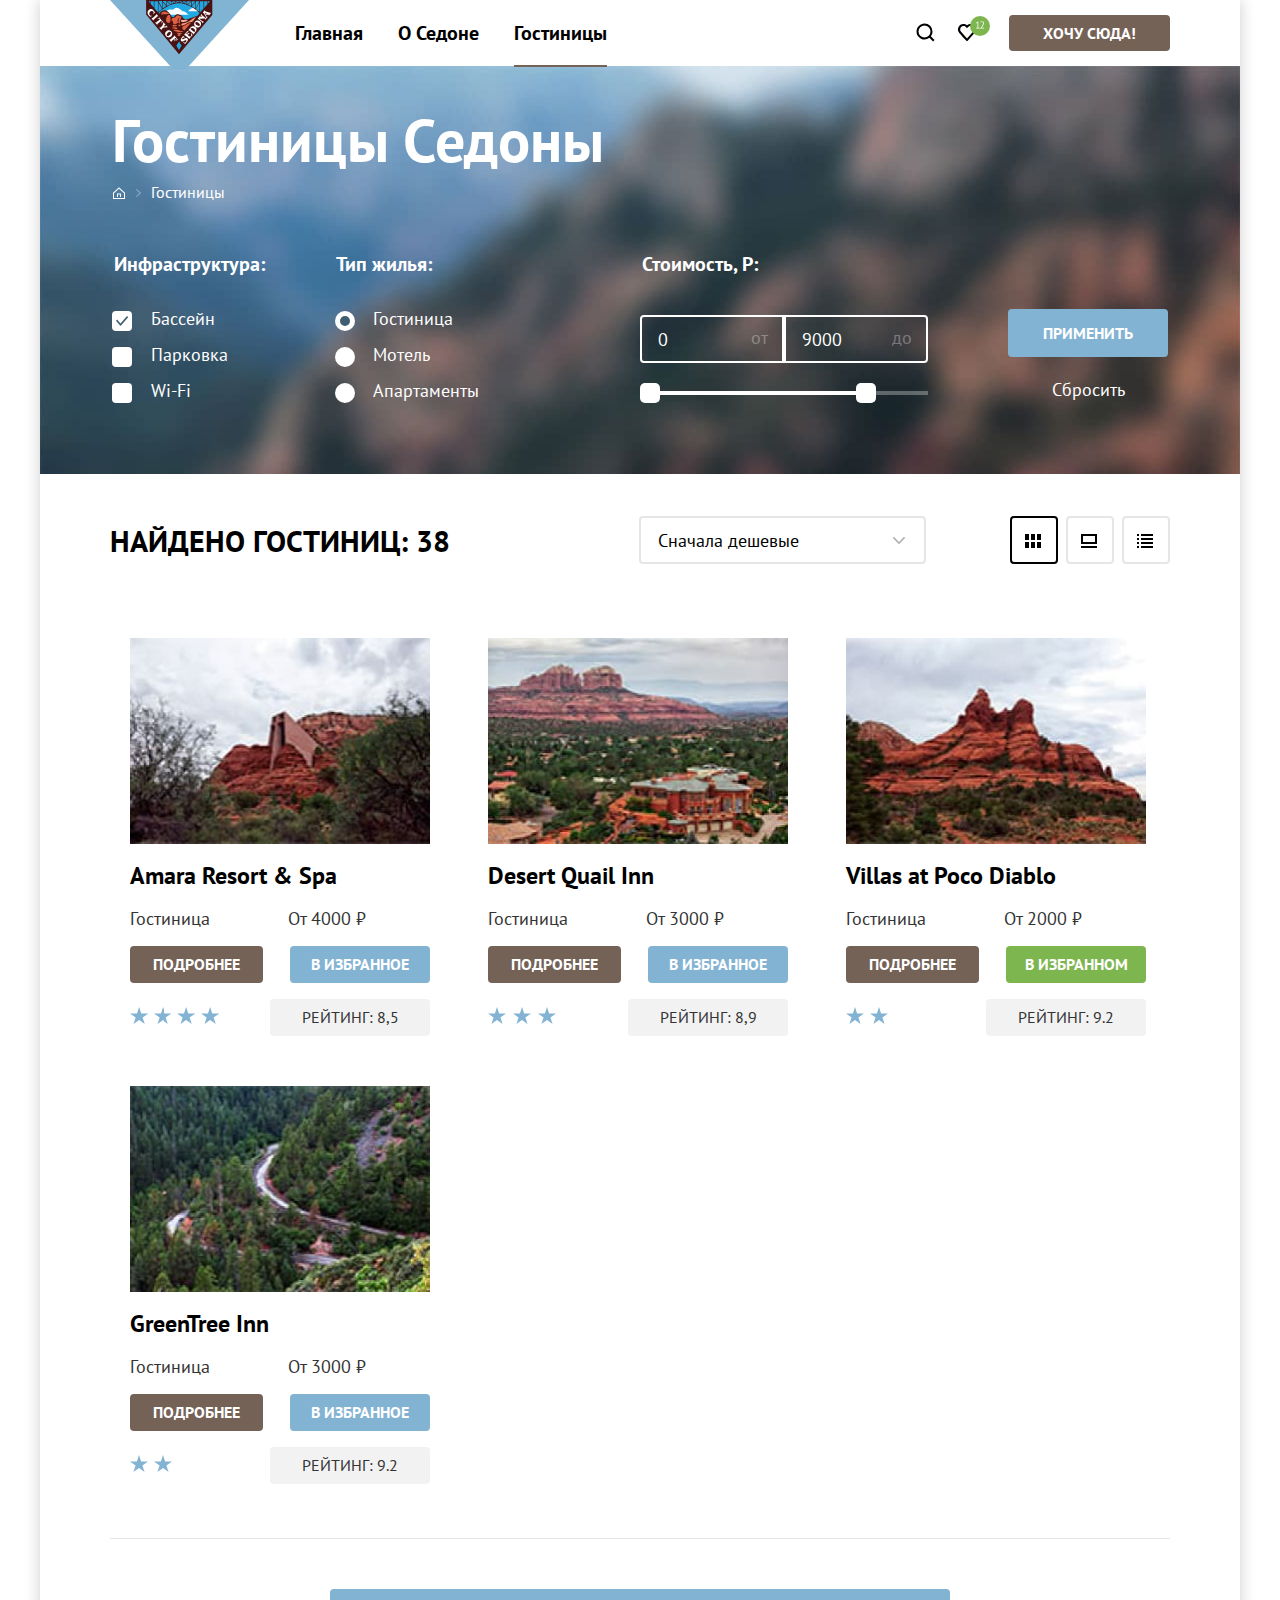
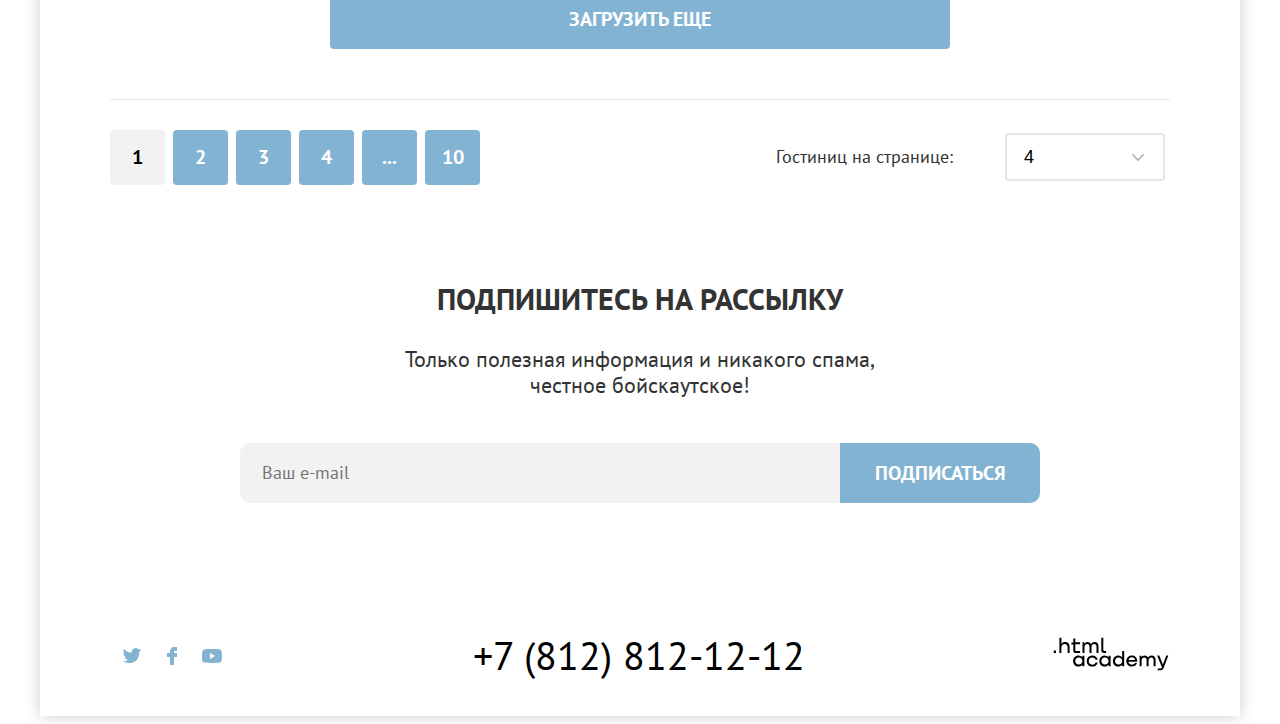
<file: 9/catalog.html>
<!DOCTYPE html>
<html lang="ru">
<head>
    <meta charset="utf-8">
    <link rel="stylesheet" href="styles/styles.css">
    <title>Седона</title>
  <base href="https://htmlacademy-htmlcss.github.io/1221133-sedona-33/9/">
</head>
<body>
<!--Шапка сайта-->
<header class="main-header">
  <div class="page-wrapper">
  <nav class="navigation-header">

    <a class="main-logo" href="https://htmlacademy.ru/">
      <img class="main-logo-img" src="images/main-logo.svg" width="139" height="70" alt="Логотип сайта Седона.">
    </a>

    <ul class="navigation-list navigation-main list-clear">
      <li class="navigation-main-item">
        <a class="navigation-link navigation-main-link" href="index.html">Главная</a>
      </li>
      <li class="navigation-main-item">
        <a class="navigation-link navigation-main-link" href="#">О Седоне</a>
      </li>
      <li class="navigation-main-item">
        <a class="navigation-link navigation-main-link active-header" href="catalog.html">Гостиницы</a>
      </li>
    </ul>

    <ul class="navigation-list navigation-user list-clear">
      <li class="navigation-user-item">
        <a class="navigation-link navigation-user-link" href="#">
          <span class="visually-hidden">Поиск.</span>
          <svg class="header-icon lupa" aria-hidden="true" focusable="false" width="20" height="20" xmlns="http://www.w3.org/2000/svg"><path d="m19.5 18-3.7-3.67c1-1.3 1.7-2.98 1.7-4.87a8 8 0 0 0-8-7.96c-4.4 0-8 3.68-8 8.06a8 8 0 0 0 12.9 6.26l3.7 3.68 1.4-1.5Zm-10-2.48a6 6 0 0 1-6-5.96 6 6 0 0 1 12 0 6 6 0 0 1-6 5.96Z"/></svg>
        </a>
      </li>
      <li class="navigation-user-item">
        <a class="navigation-link navigation-user-link number" href="#">
          <span class="visually-hidden">Избранное.</span>
          <svg class="header-icon" aria-hidden="true" focusable="false" width="20" height="20"  xmlns="http://www.w3.org/2000/svg"><path d="M9.9 19a.9.9 0 0 1-.8-.4c-5.4-6.1-6.7-7.5-7-7.9A5.4 5.4 0 0 1 6.5 2C7.8 2 9 2.5 10 3.3a5.46 5.46 0 0 1 9 4.1c0 1.3-.5 2.5-1.3 3.4l-7 7.9c-.2.2-.4.3-.8.3Zm-6-9.5c.3.4 3.5 4 6.1 6.9l6.2-7c.5-.5.7-1.2.7-2 0-1.8-1.5-3.3-3.3-3.3-1 0-2 .5-2.7 1.3-.3.3-.6.4-.9.4-.3 0-.6-.2-.8-.4-.7-.8-1.7-1.3-2.7-1.3-1.8 0-3.3 1.5-3.3 3.3-.1.9.3 1.6.7 2.1-.1 0-.1 0 0 0Z"/></svg>
        </a>
      </li>
      <li class="navigation-item-button">
        <a class="navigation-link-button brown-button navigation-button" href="#">Хочу сюда!</a>
      </li>
    </ul>

  </nav>
  </div>
</header>
<!--Шапка сайта-->
<!--основное содержимое-->
<main class="main-catalog main-container">
  <!--шапка основного-->

  <section class="header-catalog">
      <h1 class="header-catalog-title">Гостиницы Седоны</h1>
      <nav class="header-catalog-navigation">
      <ul class="breadcrumbs-list list-clear">
          <li class="breadcrumbs-item">
              <a class="breadcrumbs-link breadcrumbs-link-icon" href="index.html"><img class="home-icon" src="images/filter-home-icon.svg" width="12" height="12" alt="Иконка на главную"></a>
          </li>
          <li class="breadcrumbs-item">
              <a class="breadcrumbs-link" href="#">Гостиницы</a>
          </li>
      </ul>
      </nav>
      <section class="catalog-hotel">
      <h2 class="visually-hidden">Фильтр гостиниц.</h2>
      <form  class="catalog-filter" action="https://echo.htmlacademy.ru/" method="post">
      <fieldset class="catalog-filter-group">
          <legend class="catalog-filter-title">Инфраструктура:</legend>
          <ul class="catalog-filter-list list-clear">
              <li class="catalog-filter-item">
                  <label class="control">
                      <input class="control-input visually-hidden" type="checkbox" name="pool" checked>
                      <span class="control-mark-checkbox"></span>
                      <span class="control-label text">Бассейн</span>
                  </label>
              </li>
              <li class="catalog-filter-item">
                <label class="control">
                  <input class="control-input visually-hidden" type="checkbox" name="parking">
                  <span class="control-mark-checkbox"></span>
                  <span class="control-label text">Парковка</span>
              </label>
              </li>
              <li class="catalog-filter-item">
                <label class="control">
                  <input class="control-input visually-hidden" type="checkbox" name="Wi-Fi">
                  <span class="control-mark-checkbox"></span>
                  <span class="control-label text">Wi-Fi</span>
              </label>
              </li>
          </ul>
      </fieldset>
      <fieldset class="catalog-filter-group">
          <legend class="catalog-filter-title">Тип жилья:</legend>
          <ul class="catalog-filter-list list-clear">
              <li class="catalog-filter-item">
                  <label class="control">
                      <input class="visually-hidden control-input" type="radio" name="type-house" value="hotel" checked>
                      <span class="control-mark-radio"></span>
                      <span class="control-label text">Гостиница</span>
                  </label>
              </li>
              <li class="catalog-filter-item">
                  <label class="control">
                    <input class="visually-hidden control-input" type="radio" name="type-house" value="motel">
                    <span class="control-mark-radio"></span>
                    <span class="control-label text">Мотель</span>
                  </label>
              </li>
              <li class="catalog-filter-item">
                  <label class="control">
                    <input class="visually-hidden control-input" type="radio" name="type-house" value="apartaments">
                    <span class="control-mark-radio"></span>
                    <span class="control-label text">Апартаменты</span>
                  </label>
              </li>
          </ul>
      </fieldset>
      <fieldset class="catalog-filter-group catalog-filter-price">
          <legend class="catalog-filter-title">Стоимость, Р:</legend>
          <!--Ползунок-->
          <div class="catalog-range">
            <div class="range-inputs">
              <label class="catalog-filter-label">
                <input class="catalog-filter-input min-prise-input" value="0" name="min-price">
                <span class="prise-input-text">от</span>
              </label>
              <label class="catalog-filter-label">
                <input class="catalog-filter-input max-prise-input"  value="9000" name="max-price">
                <span class="prise-input-text">до</span>
              </label>
            </div>
            <div class="range-line">
              <div class="range-bar">
                <button class="range-button button-min" type="button">
                  <span class="visually-hidden">Изменить минимальную цену</span>
                </button>
                <button class="range-button button-max" type="button">
                  <span class="visually-hidden">Изменить максимальную цену</span>
                </button>
              </div>
            </div>
          </div>
          <!--Ползунок-->
      </fieldset>
      <div class="button-filter">
          <button class="button-filter-on" type="submit">Применить</button>
          <button class="button-filter-off button-no-bg" type="reset">Сбросить</button>
      </div>
      </form>
  </section>

</section>
  <!--шапка основного-->
  <!--сортировка-->

  <section class="hotel-sorting">
  <div class="page-wrapper">
      <h2 class="visually-hidden">Сортировка отелей</h2>
      <span class="hotel-sorting-number">Найдено гостиниц: 38</span>
      <fieldset class="hotel-sorting-group">
              <select class="sorting-price sort-inner">
                  <option value="sorting-price">Сначала дешевые</option>
                  <option value="sorting-price">Сначала дорогие</option>
              </select>
              <ul class="view-list list-clear">
                  <li class="view-item">
                    <a class="view-link view-link-active" href="#">
                      <svg class="view-icon" width="20" height="20" fill="none" xmlns="http://www.w3.org/2000/svg"><path d="M6 3H2v6h4V3ZM18 3h-4v6h4V3ZM12 3H8v6h4V3ZM6 11H2v6h4v-6ZM18 11h-4v6h4v-6ZM12 11H8v6h4v-6Z" fill="#000"/></svg>
                    </a>
                  </li>
                  <li class="view-item">
                    <a class="view-link" href="#">
                      <svg class="view-icon" width="20" height="20" fill="none" xmlns="http://www.w3.org/2000/svg"><path d="M18 15H2v2h16v-2ZM16 5v6H4V5h12Zm2-2H2v10h16V3Z" fill="#000"/></svg>
                  </a>
                  </li>
                  <li class="view-item">
                    <a class="view-link" href="#">
                      <svg class="view-icon" width="20" height="20" fill="none" xmlns="http://www.w3.org/2000/svg"><path d="M4 3H2v2h2V3ZM18 3H6v2h12V3ZM4 7H2v2h2V7ZM18 7H6v2h12V7ZM4 11H2v2h2v-2ZM18 11H6v2h12v-2ZM4 15H2v2h2v-2ZM18 15H6v2h12v-2Z" fill="#000"/></svg>
                    </a>
                  </li>
              </ul>
      </fieldset>
  </div>
  </section>

  <!--сортировка-->
  <!--Все отели-->
  <section class="hotel">
      <div class="page-wrapper">
      <h2 class="visually-hidden">Список доступных отелей</h2>
      <ul class="hotel-list list-clear">
          <li class="hotel-item">
              <a class="hotel-link" href="#">
                <img class="hotel-images" src="images/hotel/amara-hotel.jpg" width="300" height="206" alt="Отель Amara Resort & Spa">
              </a>
              <h3 class="hotel-title">Amara Resort & Spa</h3>
              <span class="hotel-type">Гостиница</span>
              <span class="hotel-price">От 4000 ₽</span>
              <p class="button-hotel">
                <button class="button-info brown-button" type="button">Подробнее</button>
                <button class="button-favorite button-blue" type="button">В избранное</button>
              </p>
              <p class="hotel-stars" data-stars="4"><span class="visually-hidden">4 Звезды</span></p>
              <span class="rating">Рейтинг: 8,5</span>
         </li>
         <li class="hotel-item">
          <a class="hotel-link" href="#">
            <img class="hotel-images" src="images/hotel/desert-hotel.jpg" width="300" height="206" alt="Отель Amara Resort & Spa">
          </a>
            <h3 class="hotel-title">Desert Quail Inn</h3>
            <span class="hotel-type">Гостиница</span>
            <span class="hotel-price">От 3000 ₽</span>
            <p class="button-hotel">
             <button class="button-info brown-button" type="button">Подробнее</button>
              <button class="button-favorite button-blue" type="button">В избранное</button>
            </p>
            <p class="hotel-stars" data-stars="3"><span class="visually-hidden">3 Звезды</span></p>
            <span class="rating">Рейтинг: 8,9</span>
        </li>
        <li class="hotel-item">
          <a class="hotel-link" href="#">
            <img class="hotel-images" src="images/hotel/villas-hotel.jpg" width="300" height="206" alt="Отель Amara Resort & Spa">
          </a>
            <h3 class="hotel-title">Villas at Poco Diablo</h3>
            <span class="hotel-type">Гостиница</span>
            <span class="hotel-price">От 2000 ₽</span>
            <p class="button-hotel">
              <button class="button-info brown-button" type="button">Подробнее</button>
              <button class="button-favorite button-green" type="button">В избранном</button>
           </p>
            <p class="hotel-stars" data-stars="2"><span class="visually-hidden">3 Звезды</span></p>
            <span class="rating">Рейтинг: 9.2</span>
        </li>
        <li class="hotel-item">
          <a class="hotel-link" href="#">
            <img class="hotel-images" src="images/hotel/greentree-hotel.jpg" width="300" height="206" alt="Отель Amara Resort & Spa">
          </a>
            <h3 class="hotel-title">GreenTree Inn</h3>
            <span class="hotel-type">Гостиница</span>
            <span class="hotel-price">От 3000 ₽</span>
            <p class="button-hotel">
              <button class="button-info brown-button" type="button">Подробнее</button>
              <button class="button-favorite button-blue" type="button">В избранное</button>
            </p>
            <p class="hotel-stars" data-stars="2"><span class="visually-hidden">3 Звезды</span></p>
            <span class="rating">Рейтинг: 9.2</span>
      </li>
      </ul>
      <div class="more-result">
          <button class="button-result button-blue" type="button">Загрузить еще</button>
      </div>
      </div>
  </section>
  <!--Все отели-->

<!--Пагинация-->

    <section class="pagination">
    <div class="page-wrapper">
    <h2 class="visually-hidden">Пагинация отелей</h2>
    <ul class="pagination-list list-clear">
      <li class="pagination-items">
        <a class="pagination-link active button-blue" href="">1</a>
      </li>
      <li class="pagination-items">
        <a class="pagination-link button-blue" href="">2</a>
      </li>
      <li class="pagination-items">
        <a class="pagination-link button-blue" href="">3</a>
      </li>
      <li class="pagination-items">
        <a class="pagination-link button-blue" href="">4</a>
      </li>
      <li class="pagination-items">
        <a class="pagination-link button-blue" href="">...</a>
      </li>
      <li class="pagination-items">
        <a class="pagination-link button-blue" href="">10</a>
      </li>
    </ul>
    <div class="hotel-on-page">
      <span class="hotel-on-page-title">Гостиниц на странице:</span>
      <select class="sorting-number sort-inner">
        <option value="sort-number">4</option>
        <option value="sort-number">10</option>
        <option value="sort-number">15</option>
      </select>
    </div>
    </div>
    </section>
  <!--Пагинация-->
<!--Окно подписки-->
<section class="subscribe subscribe-catalog">
  <h2 class="subscribe-title">Подпишитесь на рассылку</h2>
  <p class="subscribe-text">Только полезная информация и никакого спама, честное бойскаутское!</p>
  <form  class="subscribe-form" action="https://echo.htmlacademy.ru/" method="post">
    <input class="subscribe-input" type="text" placeholder="Ваш e-mail" name="e-mail" required>
    <button class="button-subscribe button-blue" type="submit">Подписаться</button>
  </form>
</section>
<!--Окно подписки-->
</main>
<!--основное содержимое-->
<!--Подвал сайта-->
<footer class="main-footer">
  <section class="footer-contacts">
    <h2 class="visually-hidden">Контакты сайта Седона.</h2>
    <ul class="social-list">
      <li class="social-item">
        <a class="social-link" href="https://twitter.com/htmlacademy_ru">
          <svg class="social-icon" aria-hidden="true" focusable="false" width="20" height="20" fill="#83B3D3" xmlns="http://www.w3.org/2000/svg"><path d="M12.6 2.2c1.8-.5 3.2.3 3.8 1.2.7-.2 1.4-.5 2.1-.7 0 .9-.6 1.5-.9 1.8.7.1 1.4-.6 1.4-.6-.2 1-1.1 1.8-1.7 2C17.1 12.7 14 17.1 6.7 17h-.5c-.4 0-4.4-.5-5.2-1.9 2.4.2 4.1-.4 5-1.2-1-.3-2.9-.4-3.2-2.9.4.1.6.2 1.3.1-1.3-.8-2.7-1.6-2.6-3.8.3.3 1.1.5 1.4.5-.8-.2-2.1-3.3-1-4.9 1.9 1.9 4 3.6 7.6 3.8.2-2.4 1.2-3.9 3.1-4.5Z" /></svg>
        </a>
      </li>
      <li class="social-item">
        <a class="social-link" href="https://twitter.com/htmlacademy_ru">
          <svg class="social-icon" aria-hidden="true" focusable="false" width="20" height="20" fill="#83B3D3" xmlns="http://www.w3.org/2000/svg"><path d="M12 1C9.8 1 8 2.8 8 5v2H5v4h3v8h4v-8h3V7h-3V5h3V1h-3Z" /></svg>
        </a>
      </li>
      <li class="social-item">
        <a class="social-link" href="https://twitter.com/htmlacademy_ru">
          <svg class="social-icon" aria-hidden="true" focusable="false" width="20" height="20" fill="#83B3D3" xmlns="http://www.w3.org/2000/svg"><path fill-rule="evenodd" clip-rule="evenodd" d="M17.81 3.42c.86.23 1.54.9 1.77 1.77C20 6.75 20 10 20 10s0 3.26-.42 4.81a2.5 2.5 0 0 1-1.77 1.77C16.25 17 10 17 10 17s-6.25 0-7.81-.42a2.5 2.5 0 0 1-1.77-1.77C0 13.26 0 10 0 10s0-3.25.42-4.81a2.5 2.5 0 0 1 1.77-1.77C3.75 3 10 3 10 3s6.25 0 7.81.42ZM13.2 10 8 13V7l5.2 3Z" /></svg>
        </a>
      </li>
    </ul>
    <a class="footer-phone-number" href="tel:+78128121212">+7 (812) 812-12-12</a>
    <a class="footer-logo" href="mailto:htmlacademy.ru" >
      <svg class="footer-icon-logo" width="115" height="33"  xmlns="http://www.w3.org/2000/svg"><g clip-path="url(#a)"><path fill-rule="evenodd" clip-rule="evenodd" d="M8 6.2c.8-1 2-1.7 3.6-1.7 2.7 0 4.6 1.9 4.5 4.9v6.1h-2V9.8c0-1.8-1.1-3.2-2.9-3.2-2 0-3.3 1.5-3.3 3.6v5.3h-2V0h2v6.2H8Zm-8 9.3v-2.6h2.5v2.6H0ZM26.6 4.8h-4.8V1.1h-2v3.8h-1.9v2h1.9v6c0 1.7 1 2.7 2.7 2.7h4.1v-2h-3.7c-.7 0-1.1-.4-1.1-1.1V6.8h4.8v-2Zm11 1.9c.6-1.3 1.9-2.1 3.5-2.1 2.5 0 4 1.8 3.9 4.3v6.5h-2V9.1c0-1.6-.9-2.6-2.4-2.6-1.2 0-2.6.9-2.6 3.3v5.6h-2V9.1c0-1.6-.9-2.6-2.4-2.6C32 6.5 31 8 31 10v5.4h-2V4.8h1.9v1.6h.1c.6-1 1.7-1.8 3.1-1.8 1.6 0 2.8.9 3.4 2.1h.1Zm10.2 6c0 1.7 1 2.7 2.8 2.7h2v-2h-1.7c-.7 0-1.1-.4-1.1-1.1V0h-2v12.7ZM25 17.9c1.7 0 3 .7 3.9 1.8v-1.5h2v10.6h-2v-1.6h-.1c-.8 1.1-2 1.9-3.8 1.9-3.1 0-5.4-2.3-5.4-5.6s2.3-5.6 5.4-5.6Zm-3.3 5.6c0 2 1.4 3.6 3.6 3.6s3.6-1.7 3.6-3.6c0-2-1.4-3.6-3.6-3.6s-3.6 1.6-3.6 3.6ZM44.2 22c-.5-2.4-2.6-4.1-5.4-4.1a5.4 5.4 0 0 0-5.6 5.6c0 3.1 2.2 5.6 5.6 5.6 2.8 0 4.9-1.8 5.4-4.2h-2.1a3.4 3.4 0 0 1-3.3 2.3c-2.2 0-3.6-1.6-3.6-3.6s1.4-3.6 3.6-3.6c1.6 0 2.8 1 3.3 2.2h2.1V22Zm7-4.1c1.7 0 3 .7 3.9 1.8v-1.5h2v10.6h-2v-1.6H55c-.8 1.1-2 1.9-3.8 1.9-3.1 0-5.4-2.3-5.4-5.6s2.3-5.6 5.4-5.6Zm-3.3 5.6c0 2 1.4 3.6 3.6 3.6 2.1 0 3.6-1.7 3.6-3.6 0-2-1.4-3.6-3.6-3.6s-3.6 1.6-3.6 3.6Zm20.8-3.7c-.9-1.1-2.2-1.9-3.9-1.9-3.1 0-5.4 2.3-5.4 5.6s2.2 5.6 5.4 5.6c1.7 0 3-.8 3.8-1.8h.1v1.5h2V13.4h-2v6.4Zm-3.6 7.3c-2.2 0-3.6-1.6-3.6-3.6s1.4-3.6 3.6-3.6 3.6 1.6 3.6 3.6c-.1 2-1.5 3.6-3.6 3.6Zm7.7-3.6c0-3.1 2.2-5.6 5.5-5.6 3.5 0 5.7 2.7 5.5 6.3H75c.1 1.6 1.5 2.9 3.4 2.9 1.4 0 2.5-.6 3-1.6h2.1c-.7 2.3-2.7 3.6-5.2 3.6-3.4 0-5.5-2.6-5.5-5.6Zm8.8-1.1c-.3-1.6-1.6-2.6-3.3-2.6-1.7 0-2.9 1.1-3.2 2.6h6.5Zm16.6-4.5c-1.6 0-2.9.8-3.6 2h-.1c-.6-1.2-1.8-2-3.4-2-1.4 0-2.5.7-3.1 1.8v-1.5h-1.9v10.6h2v-5.4c0-2 1-3.4 2.6-3.5 1.5 0 2.4 1 2.4 2.6v6.3h2v-5.6c0-2.4 1.4-3.3 2.6-3.3 1.5 0 2.4 1 2.4 2.6v6.3h2v-6.5c.1-2.6-1.4-4.4-3.9-4.4Zm7.6.2 3.6 8.9 3.4-8.9h2.1l-4.7 12.2c-.7 1.8-1.7 2.6-3.5 2.6h-2.5v-2h2.5c1 0 1.4-.3 1.7-1.2l-4.8-11.6h2.2Z"/></g><defs><clipPath id="a"><path fill="#fff" d="M0 0h114.9v32.9H0z"/></clipPath></defs></svg>
    </a>
  </section>
</footer>
<!--Подвал сайта-->
</body>
</html>
</file>
<file: styles/styles.css>
/*шрифт*/
@font-face {
  font-family: "PT Sans";
  font-style: normal;
  font-weight: 400;
  src: url("../fonts/ptsans-400.woff2") format("woff2");
  font-display: swap;
}

@font-face {
  font-family: "PT Sans";
  font-style: normal;
  font-weight: 700;
  src: url("../fonts/ptsans-700.woff2") format("woff2");
  font-display: swap;
}
/*шрифт*/

/*Общие стили*/
*,
*::before,
*::after {
  box-sizing: border-box;
}

.list-clear{
  margin: 0;
  padding: 0;
  list-style-type: none;
}

.visually-hidden {
  position: absolute;
  clip: rect(0 0 0 0);
  width: 1px;
  height: 1px;
  margin: -1px;
}

html {
  height: 100%;
  background-color: #E5E5E5
}

body {
  display: flex;
  flex-direction: column;
  min-height: 100%;
  font-family: "PT Sans", "Arial", sans-serif;
  font-size: 18px;
  width: 1200px;
  margin: 0 auto;
  line-height: 21px;
  color: #000000;
  background-color: #ffffff;
  box-shadow: 0px 0px 15px rgba(0, 0, 0, 0.2);
}

.page-wrapper {
  width: 100%;
  padding: 0 70px;
}

.main-container {
  flex-grow: 1;
}
/*Общие стили*/

/*Главная страница*/

/*Шапка сайта*/
.navigation-header{
  display: flex;
}

.main-logo{
  position: absolute;
  z-index: 1;
}

.main-logo:focus:not(:active){
  border-radius: 10px;
  box-shadow: 0 0 0 3px #83B3D3;
  outline: none;
}

.navigation-list{
  display: flex;
  flex-wrap: wrap;
}

.navigation-main{
  min-width: 345px;
  margin-left: 173px;
}

.navigation-main-item{
  position: relative;
  padding: 13px 0 15px;
  margin-right: 11px;
}

.navigation-main-link{
  padding: 6px 12px;
}

.navigation-main-link:hover{
  color: #756257;
}

.navigation-main-link:active{
  color: rgba(117, 98, 87, 0.3);
}

.navigation-main-link:focus:not(:active){
  border-radius: 10px;
  box-shadow: 0 0 0 3px #83B3D3;
  outline: none;
}

.active-header::before{
  position: absolute;
  right: 12px;
  bottom: 0;
  left: 12px;
  height: 2px;
  background-color: #756257;
  content: "";
}

.navigation-link{
  display: block;
  text-align: center;
  line-height: 26px;
  font-weight: 700;
  font-size: 20px;
  color: #000;
  text-decoration: none;
}

.navigation-user{
  align-items: center;
  width: 264px;
  margin-left: auto;
}

.navigation-user-link{
  width: 38px;
  height: 38px;
  position: relative;
  padding: 0;
}

.navigation-user-item{
  margin-right: 4px;
  margin-left: 1px;
  position: relative;
  padding: 12px 0 15px;
}

.header-icon{
  position: absolute;
  left: 50%;
  top: 50%;
  transform: translate(-50%, -50%);
}

.navigation-button{
  padding: 8px 34px;
  background-color: #756257;
  border-radius: 4px;
  font-weight: 700;
  font-size: 16px;
  line-height: 21px;
  text-transform: uppercase;
  text-decoration: none;
  color: #fff;
  border: 0;
  margin: 0;
  margin-left: 18px;
}

.icon-search{
  margin-right: -19px;
  margin-top: 3px;
}

.navigation-user-link:focus:not(:active){
  color: #756257;
  border-radius: 10px;
  box-shadow: inset 0 0 0 3px #83B3D3;
  outline: none;
}

.button-brown:hover{
  background: #615048;
}

.button-brown:focus:not(:active){
  background-color: #615048;
  box-shadow: 0 0 0 3px #83B3D3;
  outline: none;
}

.button-brown:active{
  background: #615048;
  color: rgba(255, 255, 255, 0.3);
}

.header-icon:hover{
  fill: #615048;
}

.header-icon:active{
  fill-opacity: 0.3;
}

.header-icon:focus:not(:active){
  border-radius: 10px;
  box-shadow: 0 0 0 3px #83B3D3;
  outline: none;
}

.number::after{
  content:url(../images/header-heart-number.svg);
  position: absolute;
  top: 2px;
  right: -4px;
}

.number:active::after{
  opacity: 0.3;
}
/*Шапка сайта*/

/*Секция Добро пожаловать*/
.welcome-background{
  width: 1200px;
  min-height: 485px;
  background: url("../images/background-divider.svg")no-repeat bottom,
              url("../images/welcome.svg") no-repeat 50% 38%,
              url("../images/background-index.jpg") no-repeat;
  background-color: #83B3D3;
}

.welcome {
  text-align: center;
  padding: 63px 240px 80px 240px;
}

.welcome-title {
  font-weight: bold;
  font-size: 30px;
  line-height: 36px;
  text-transform: uppercase;
  color: #000000;
}

.welcome-text {
  font-size: 22px;
  line-height: 36px;
  color: #333333;
  margin: 0;
  margin-top: 31px;
}
/*Секция Добро пожаловать*/
/*Преимущества*/
/*позиционирование блока преимуществ*/
.features-list {
  display: flex;
  flex-direction: row;
  flex-wrap: wrap;
}

.features-item {
  display: flex;
  justify-content: flex-start;
  flex-wrap: wrap;
}

.features-sub-list {
  display: flex;
  justify-content: space-between;
  flex-wrap: wrap;
}
/*позиционирование блока преимуществ*/
.features-item-title {
  font-weight: bold;
  font-size: 24px;
  line-height: 28px;
  text-transform: uppercase;
  margin: 0 auto;
  width: 172px;
}

.features-item-card,
.features-sub-item,
.features-item-short {
  text-align: center;
  width: 400px;
}

.features-item-promo{
  padding: 97px 90px 87px 90px;
}

.features-item-short{
  padding: 97px 75px 108px 75px;
}

.features-item-number {
  font-size: 18px;
  line-height: 21px;
  margin: 30px 0;
}

.features-item-promo {
  background: #83B3D3;
  font-size: 18px;
  line-height: 21px;
  color: #ffffff;
  text-align: center;
}

.features-item-description {
  font-size: 18px;
  line-height: 21px;
  width: 215px;
  margin: 0 auto;
}

.features-item-short-text{
  width: 230px;
  margin: 0 auto;
}

.feauters-item-short {
  font-size: 18px;
  line-height: 21px;
  color: #333333;
}

.features-sub-item{
  padding: 72px 75px 72px 75px;
}

.features-item:nth-child(3),
.features-item:nth-child(5) {
  background: rgba(131, 179, 211, 0.12);
}

.features-item:nth-child(4) {
  background: rgba(131, 179, 211, 0.2);
}

.icon-svg{
  min-height: 384px;
}

.features-house:before{
  content: url(../images/house.svg);
  position: relative;
  top: 6px;
  left: 1px;
}

.features-eat:before{
  content: url(../images/eat.svg);
  position: relative;
  top: 7px;
  left: 1px;
}

.features-souvenirs:before{
  content: url(../images/gift.svg);
  position: relative;
  top: 7px;
  left: 1px;
}

.features-sub-item:nth-child(odd) {
  background-color: rgba(131, 179, 211, 0.12);
}

.features-subtitle {
  font-weight: bold;
  font-size: 24px;
  line-height: 28px;
  text-transform: uppercase;
  color: #000000;
  margin: 0;
  margin-top: 23px;
  margin-bottom: 20px;
}

.features-subtext {
  font-size: 18px;
  line-height: 21px;
  color: #333333;
}

.home-text{
  width: 176px;
  margin: 0 auto;
}
/*Преимущества*/
/*Секция поиска*/
.search {
  background: #ffffff;
  display: flex;
  flex-direction: column;
  align-items: center;
  text-align: center;
  padding: 91px 240px 93px 240px;
}

.search-title {
  font-weight: bold;
  font-size: 30px;
  line-height: 36px;
  text-transform: uppercase;
  color: #000000;
  margin: 0;
}

.search-text {
  font-size: 22px;
  line-height: 26px;
  color: #333333;
  margin: 0;
  margin-top: 29px;
  margin-bottom: 56px;
}

.button-search {
  width: 575px;
  height: 60px;
  font-size: 20px;
  font-family: inherit;
  line-height: 36px;
  font-weight: bold;
  color: #FFFFFF;
  background: #756257;
  text-transform: uppercase;
  padding: 5px;
  border: none;
  border-radius: 10px;
  cursor: pointer;
}
/*Секция поиска*/
/*Секция подписки*/
.subscribe {
  text-align: center;
  width: 1200px;
  height: 411px;
  background: url("../images/background-subscribe.jpg") no-repeat;
  background-color: #83B3D3;
  display: flex;
  flex-direction: column;
  padding: 96px 200px;
}

.subscribe-catalog{
  padding: 70px 200px 140px 200px;
  margin-bottom: 43px;
}

.subscribe-title {
  color: #ffffff;
  font-weight: bold;
  font-size: 30px;
  line-height: 36px;
  text-transform: uppercase;
  margin: 0;
  margin-top: -2px;
}

.subscribe-text {
  display: block;
  color: #ffffff;
  font-size: 22px;
  line-height: 26px;
  width: 470px;
  margin: 27px auto;
}

.subscribe-title-catalog{
  margin-top: 2px;
}

.subscribe-text-catalog{
  margin: 47px auto;
}

.button-subscribe {
  padding: 17px 34px;
  color: #FFFFFF;
  font-family: inherit;
  font-weight: bold;
  font-size: 20px;
  line-height: 26px;
  text-transform: uppercase;
  background: #83B3D3;
  border: none;
  border-radius: 0px 10px 10px 0px;
  cursor: pointer;
}

.subscribe-form {
  display: flex;
  margin-top: 20px;
}

.subscribe-form-catalog{
  margin-top: -1px;
}

.subscribe-input {
  width: 75%;
  height: 100%;
  font-size: 18px;
  line-height: 26px;
  color: #000000;
  border: none;
  background: #F2F2F2;
  border-radius: 10px 0px 0px 10px;
  padding: 0 22px;
  cursor: pointer;
  font-family: inherit;
}

.subscribe-input:hover{
  background: #E6E6E6;
}

.subscribe-input:focus:not(:active){
  background-color: #E5E5E5;
  box-shadow: inset 0 0 0 3px #83B3D3;
  outline: none;
}

input[type=email]:invalid{
  background-color: #FFFFFF;
  box-shadow: inset 0 0 0 3px #FF5757;
  outline: none;
}

.subscribe-input:active{
  outline: none;
}

.subscribe-catalog {
  background: #ffffff;
}

.subscribe-catalog h2,
.subscribe-catalog p {
  color: #333333;
}
/*Секция подписки*/
/*Главная страница*/

/*Главная каталога*/
/*Секция гостиницы Седоны*/
.header-catalog {
  width: 1200px;
  background: url("../images/background-catalog-filter.jpg") no-repeat;
  background-size: cover;
  background-color: #68A2CA;
  padding: 35px 72px 86px 72px
}

.catalog-filter{
  display: flex;
}

.header-catalog-title {
  font-weight: bold;
  font-size: 60px;
  line-height: 78px;
  color: #ffffff;
  margin: 0;
  margin-bottom: -10px;
}

.catalog-hotel {
  margin-top: 42px;
}

/*Хлебные крошки*/
.breadcrumbs-list{
  display: flex;
  background: url(../images/breadcrumbs-arrow.svg) no-repeat center left 24px;
}

.breadcrumbs-link-icon{
  display: block;
  width: 28px;
  height: 27px;
  position: relative;
  margin-left: -7px;
  margin-right: 10px;
}

.breadcrumbs-link {
  color: #FFFFFF;
  text-decoration: none;
  cursor: pointer;
  display: block;
  padding: 3px 8px;
  font-size: 16px;
  line-height: 21px;
}

.home-icon{
  position: absolute;
  left: 50%;
  top: 50%;
  transform: translate(-50%, -50%);
 }

.breadcrumbs-link:hover{
  opacity: 0.6;
}

.breadcrumbs-link:active{
  opacity: 0.3;
}

.breadcrumbs-link:focus:not(:active){
  box-shadow: inset 0 0 0 3px #83B3D3;
  outline: none;
  border-radius: 4px;
}
/*Хлебные крошки*/

.catalog-filter-title {
  font-weight: bold;
  font-size: 20px;
  line-height: 26px;
  color: #ffffff;
  margin: 0;
  margin-bottom: 30px;
  padding: 0;
}

.catalog-filter-group {
  border: none;
  margin: 0;
  padding: 0;
  margin-right: 67px;
}

.catalog-filter-price{
  margin-right: 80px;
  margin-left: auto;
}

.button-filter{
  display: flex;
  flex-direction: column;
  justify-content: flex-end;
}

.catalog-filter-item:not(:last-child) {
  margin-bottom: 13px;
}

.control {
  font-size: 18px;
  line-height: 23px;
  color: #ffffff;
}

.button-filter button {
  color: #ffffff;
}

.button-filter-on {
  display: flex;
  width: 160px;
  height: 48px;
  align-items: center;
  justify-content: center;
  background: #83B3D3;
  border: none;
  font-weight: bold;
  font-size: 16px;
  line-height: 21px;
  font-family: inherit;
  text-transform: uppercase;
  border-radius: 4px;
  margin-bottom: 17px;
  cursor: pointer;
}

.button-filter-off {
  background: none;
  border: none;
  font-size: 18px;
  line-height: 23px;
  cursor: pointer;
  font-family: inherit;
}

.button-filter-on:hover{
  background: #68A2CA;
}

.button-filter-on:active{
  background: #68A2CA;
  color: rgba(255, 255, 255, 0.3);
}

.button-filter-on:focus:not(:active){
  border: 3px solid #FFFFFF;
  border-radius: 4px;
  outline: none;
  background: #68A2CA;
}

.button-filter-off:hover{
  opacity: 0.6;
}

.button-filter-off:active{
  opacity: 0.3;
}

.button-filter-off:focus:not(:active){
  box-shadow: inset 0 0 0 3px #83B3D3;
  outline: none;
  border-radius: 4px;
}

/*Кастомный чекбокс*/
.control{
  position: relative;
  display: block;
  padding-left: 39px;
}

.control-mark-checkbox {
  position: absolute;
  top: 1px;
  left: 0;
  width: 20px;
  height: 20px;
  background-color: #fff;
  border-radius: 4px;
}

.control-input[type="checkbox"]:checked + .control-mark-checkbox {
  background-image: url(../images/checkbox.svg);
  background-repeat: no-repeat;
  background-position: 60% 49%;
}
/*Кастомный чекбокс*/

/*Кастомный радио*/
.control-mark-radio {
  position: absolute;
  top: 1px;
  left: 2px;
  box-sizing: border-box;
  width: 20px;
  height: 20px;
  background-color: #fff;
  border-radius: 50%;
}

.control-input[type="radio"]:checked + .control-mark-radio::before {
  position: absolute;
  top: 5px;
  left: 5px;
  width: 10px;
  height: 10px;
  background-color: #3f5e72;
  border-radius: 50%;
  content: "";
}
/*Кастомный радио*/

/*Состояние чекбоксов*/
.control-input[type="checkbox"]:focus:not(:active) + .control-mark-checkbox {
  background-color: rgba(255, 255, 255, 0.6);
  box-shadow: 0 0 0 3px #83B3D3;
  outline: none;
}

.control:hover .control-mark-checkbox{
  background: rgba(255, 255, 255, 0.6);
}

.control:active .control-mark-checkbox{
  background: rgba(255, 255, 255, 0.3);
}

.control-input[type="radio"]:focus + .control-mark-radio {
  box-shadow: inset 0 0 0 3px #83B3D3;
}

.control-input[type="radio"]:focus:checked + .control-mark-radio {
  box-shadow: 0 0 0 3px #83B3D3;
}
/*Состояние чекбоксов*/

/*Ползунок*/
.range-inputs {
  display: flex;
  justify-content: center;
  margin: 6px 0 28px;
}

.catalog-filter-label {
  position: relative;
}

.min-prise-input {
  border-right: 1px solid #fff;
  border-radius: 4px 0 0 4px;
}

.max-prise-input {
  border-left: 1px solid #fff;
  border-radius: 0 4px 4px 0;
}

.catalog-filter-input {
  height: 48px;
  width: 144px;
  font: inherit;
  font-size: 18px;
  line-height: 23px;
  padding-left: 16px;
  padding-right: 40px;
  color: #fff;
  border: 2px solid #fff;
  box-sizing: border-box;
  background-color: transparent;
  outline: none;
}

.catalog-filter-input:hover{
  opacity: 0.6;
}

.catalog-filter-input:focus:not(:active){
  box-shadow: inset 0 0 0 3px #81b3d2, 0 0 0 3px #81b3d2;
  outline: none;
}

.catalog-filter-input:active{
  background: #756257;
  border: 2px solid #FFFFFF;
}

.prise-input-text {
  position: absolute;
  margin-top: 11px;
  font: inherit;
  right: 16px;
  font-size: 18px;
  line-height: 23px;
  cursor: text;
  color: #fff;
  opacity: 0.3;
  z-index: 1;
}

.range-button {
  position: absolute;
  width: 20px;
  height: 20px;
  border: none;
  border-radius: 5px;
  background-color: #fff;
  cursor: pointer;
}

.range-line {
  position: relative;
  height: 4px;
  background-color: rgba(255, 255, 255, 0.3);
}

.range-bar {
  position: absolute;
  left: 0;
  right: 18%;
  height: 4px;
  margin: 0 10px;
  background-color: #fff;
}

.button-min {
  top: -8px;
  left: -10px;
}

.button-max {
  top: -8px;
  right: -10px;
}

.range-button:hover{
  box-shadow: 0px 4px 10px rgba(0, 0, 0, 0.25);
}

.range-button:focus{
  outline: 3px solid #83B3D3;
  box-shadow: 0px 4px 10px rgba(0, 0, 0, 0.25);
}

.range-button:active{
  outline: 2px solid #83B3D3;
  border: none;
  box-shadow: 0px 7px 15px rgba(0, 0, 0, 0.4);
}
/*Ползунок*/
/*Секция гостиницы Седоны*/
/*Сортировка*/
.view-list {
  display: flex;
}

.hotel-sorting-number {
  font-weight: bold;
  font-size: 30px;
  line-height: 39px;
  text-transform: uppercase;
  color: #000000;
}

.hotel-sorting{
  margin-top: 34px;
}

.hotel-sorting .page-wrapper {
  display: flex;
  justify-content: space-between;
  align-items: center;
}

.hotel-sorting-group {
  display: flex;
  justify-content: space-between;
  border: none;
  position: relative;
  left: 15px;
  top: 2px;
}

.view-item{
  margin-left: 8px;
  position: relative;
}

.view-link{
  display: block;
  width: 48px;
  height: 48px;
  border: 2px solid #E6E6E6;
  border-radius: 4px;
}

.view-link-active{
  border: 2px solid #000;
}

.view-link:hover{
  border: 2px solid #83B3D3;
  outline: none;
}

.view-link:focus:not(:active){
  border: 2px solid #83B3D3;
  outline: none;
}

.view-icon{
  position: absolute;
  top: 51%;
  left: 48%;
  transform: translate(-50%, -50%);
}

.sorting-price{
  width: 287px;
  height: 48px;
  border: 2px solid #E6E6E6;
  border-radius: 4px;
  margin-right: 76px;
  font-size: 18px;
  line-height: 23px;
  color:333333;
  font-family: inherit;
}

.sort-inner{
  padding: 0 19px;
  appearance: none;
  background: url(../images/dropdown.svg) no-repeat;
  background-position: right 19px center;
}
/*Сортировка*/

/*Отели*/
.hotel{
  margin-top: 64px;
}

.page-wrapper-hotel{
  width: 100%;
  padding: 0 71px;
}

.hotel-list{
  display: grid;
  grid-template-columns: 340px 340px 340px;
  gap: 18px;
  grid-row-gap: 50px;
  justify-items: center;
  margin-bottom: 54px;
}

.hotel-item{
  display: grid;
  grid-template-columns: 150px 150px;
  grid-template-rows: 206px;
  grid-row-gap: 16px;

}

.hotel-link{
  grid-column: 1/-1;
}

.hotel-title{
  margin: 0;
  grid-column: 1/3;
  font-size: 24px;
  line-height: 31px;
  color: #000000;
}

.hotel-type,
.hotel-price{
  font-size: 18px;
  line-height: 23px;
  color: #333333;
}

.hotel-price{
  position: relative;
  left: 8px;
}

.button-hotel{
  margin: 0;
  display: flex;
  justify-content: space-between;
  grid-column: 1/3;
}

.hotel-stars[data-stars="4"]{
  width: 89px;
}

.hotel-stars[data-stars="3"]{
  width: 68px;
}

.hotel-stars[data-stars="2"]{
  width: 42px;
}

.hotel-stars{
  margin: 0;
  height: 17px;
  background: url(../images/star.svg) space;
  position: relative;
  top: 9px;
  right: -2px;
}

.button-info{
  border: none;
  font-size: 16px;
  line-height: 21px;
  color: #FFFFFF;
  text-transform: uppercase;
  font-weight: bold;
  width: 133px;
  min-height: 37px;
  border-radius: 4px;
  font-family: inherit;
  cursor: pointer;
}

.button-favorite{
  border: none;
  font-size: 16px;
  line-height: 21px;
  color: #FFFFFF;
  text-transform: uppercase;
  font-weight: bold;
  width: 140px;
  min-height: 37px;
  border-radius: 4px;
  font-family: inherit;
  cursor: pointer;
}

.rating{
  font-size: 16px;
  line-height: 21px;
  text-transform: uppercase;
  color: #333333;
  background: #F2F2F2;
  border-radius: 4px;
  width: 160px;
  height: 37px;
  display: flex;
  align-items: center;
  justify-content: center;
  position: relative;
  left: -10px;
}

.button-brown {
  background: #756257;
}

.button-blue {
  background: #83B3D3;
}

.button-green{
  background: #7DB54F;
}

.more-result {
  text-align: center;
  padding: 30px;
  border-top: 1px solid #E6E6E6;
  border-bottom: 1px solid #E6E6E6;
}

.button-result {
  font-weight: bold;
  font-size: 20px;
  line-height: 26px;
  text-transform: uppercase;
  text-align: center;
  color: #FFFFFF;
  border: none;
  border-radius: 4px;
  width: 620px;
  height: 60px;
  font-family: inherit;
  cursor: pointer;
}

.hotel-link{
  margin: 0;
  padding: 0;
}

.hotel-link:hover{
  opacity: 0.6;
}

.hotel-link:active{
  opacity: 0.3;
}

.hotel-link:focus:not(:active){
  box-shadow: 0 0 0 3px #83B3D3;
  border-radius: 0;
  outline: none;
}
/*Отели*/

/*Пагинация*/
.pagination .page-wrapper{
  display: flex;
  justify-content: space-between;
  align-items: center;
  margin-top: 28px;
}

.pagination-list {
  display: flex;
}

.pagination-items {
  margin-right: 8px;
  text-align: center;
}

.pagination-link{
  display: flex;
  align-items: center;
  justify-content: center;
  width: 55px;
  height: 55px;
  background: #83B3D3;
  font-weight: bold;
  font-size: 20px;
  line-height: 26px;
  color: #FFFFFF;
  cursor: pointer;
  border-radius: 4px;
  text-decoration: none;
}

.button-blue:hover{
  background: #68A2CA;
}

.button-blue:focus:not(:active){
  background-color: #68a2ca;
  box-shadow: inset 0 0 0 3px #756257;
  outline: none;
}

.button-green:focus:not(:active){
  background: #6C9E42;
  box-shadow: inset 0 0 0 3px #756257;
  outline: none;
}

.button-green:hover{
  background: #6C9E42;
}

.button-green:active{
  background: #6C9E42;
  color: rgba(255, 255, 255, 0.3);
}

.button-blue:active{
  background: #68A2CA;
  color: rgba(255, 255, 255, 0.3);
}

.active {
  color: #000000;
  background: #F2F2F2;
}

.hotel-on-page-title {
  font-size: 18px;
  line-height: 23px;
  color: #333333;
  margin-right: 46px;
}

.sorting-number{
  margin-left: auto;
  width: 160px;
  height: 48px;
  font-size: 18px;
  line-height: 23px;
  border: 2px solid #E6E6E6;
  border-radius: 4px;
  margin-right: 4px;
}

.sort-inner:hover{
  border-radius: 4px;
  border: 2px solid #83B3D3;
}

.sort-inner:focus:not(:active){
  border-radius: 4px;
  border: 2px solid #83B3D3;
  outline: none;
}

.sort-inner:active{
  opacity: 0.3;
}
/*Пагинация*/
/*Главная каталога*/

/*Подвал*/
.main-footer {
  display: flex;
  align-items: center;
  padding: 24px 50px 26px 60px;
}

.footer-contacts{
  width: 128px;
}

.social-list{
  display: flex;
  justify-content: space-between;
}

.footer-number{
  width: 381px;
  margin-left: 221px;
  text-align: center;
}

.footer-logo{
  margin-left: auto;
}

.social-link{
  display: block;
  width: 40px;
  height: 40px;
  position: relative;
}

.social-icon{
  position: absolute;
  top: 50%;
  left: 50%;
  transform: translate(-50%, -50%);
}

.footer-phone-number {
  font-size: 40px;
  line-height: 40px;
  text-decoration: none;
  color: #000000;
  padding: 15px;
}

.footer-logo{
  margin-left: auto;
  position: relative;
}

.footer-logo-link{
  width: 160px;
  height: 70px;
  display: block;
}

.footer-icon-logo{
  position: absolute;
  left: 50%;
  top: 50%;
  transform: translate(-50%, -50%);
}

.footer-phone-number:hover{
  color: #756257;
}

.footer-phone-number:focus:not(:active){
  box-shadow: inset 0 0 0 3px #83B3D3;
  outline: none;
  border-radius: 10px;
}

.footer-phone-number:active{
  color: #756257;
  opacity: 0.3;
}

.footer-icon-logo:hover{
  fill: #615048;
}

.footer-logo-link:focus:not(:active){
  border-radius: 10px;
  box-shadow: 0 0 0 3px #83B3D3;
  outline: none;
}

.footer-logo-link:active{
  fill-opacity: 0.3;
}

.footer-logo-link:hover{
  fill: #68A2CA;
}

.social-link:focus:not(:active){
  border: 3px solid #83B3D3;
  border-radius: 10px;
  outline: none;
}

.social-icon:hover{
  fill: #68A2CA;
}

.social-link:active{
  fill: #68A2CA;
  fill-opacity: 0.3;
}
/*Подвал*/
/*Модальное окно*/
.modal-container {
  position: fixed;
  top: 0;
  left: 0;
  display: flex;
  width: 100%;
  height: 100%;
  background-color: rgba(242, 242, 242, 0.8);
  z-index: 1;
}

.modal {
  position: relative;
  margin: auto;
  padding: 70px;
  background-color: #FFFFFF;
  box-shadow: 0px 25px 50px rgba(0, 0, 0, 0.15);
  border-radius: 30px;
}

.modal-auth{
  width: 715px;
}

.header-modal{
  display: flex;
  justify-content: space-between;
}

.modal-title{
  font-weight: bold;
  font-size: 30px;
  line-height: 40px;
  text-transform: uppercase;
  color: #000000;
  margin: 0;
  margin-bottom: 52px;
}

.modal-label{
  font-weight: bold;
  font-size: 18px;
  line-height: 40px;
  color: #000000;
  margin: auto 0;
}

.auth-form-field {
  background: #F2F2F2;
  border-radius: 4px;
  border: none;
  font-weight: bold;
  font-family: inherit;
  font-size: 18px;
  line-height: 40px;
  color: #000000;
  position: relative;
}

.auth-form{
  display: grid;
  grid-template-columns: 155px 133px 56px 97px 133px;
  grid-template-rows: 50px 50px 50px 60px;
  row-gap: 40px;
}

.input-wrapper{
  grid-column: 2/-1;
}

.field{
  width: 100%;
  height: 100%;
  padding: 0 13px 2px 18px;
}

.modal-close-button {
  position: absolute;
  padding: 0;
  top: 54px;
  right: 70px;
  width: 53px;
  height: 53px;
  background: #F2F2F2;
  border: none;
  cursor: pointer;
  border-radius: 50%;
}

.icon-close{
  position: absolute;
  left: 50%;
  top: 50%;
  transform: translate(-50%, -50%);
}

.modal-close-button:hover,
.auth-form-field:hover{
  background: #E6E6E6;
}

.modal-close-button:active{
  background: #E6E6E6;
  opacity: 0.3;
}

.auth-form-field:active{
  background-color: #FFFFFF;
  box-shadow: inset 0 0 0 2px #000;
  outline: none;
}

.modal-close-button:focus:not(:active),
.auth-form-field:focus:not(:active) {
  background-color: #E5E5E5;
  box-shadow: 0 0 0 3px #83B3D3;
  outline: none;
}

.auth-form-field::after{
  content: url(../images/calendar.svg);
  position: absolute;
  top: 5px;
  right: 18px;
}

.input-error{
  color: #FF5757;
}

.input-message{
  position: relative;
  top: -7px;
  font-size: 16px;
  line-height: 40px;
}

.input-correct{
  font-size: 16px;
  line-height: 40px;
  color: #333333;
}

.modal-input-number{
  width: 100%;
  height: 100%;
  text-align: center;
  font-family: inherit;
  font-size: 18px;
  line-height: 40px;
  color: #000000;
  font-weight: bold;
  background-color: #F2F2F2;
  border: none;
  border-radius: 4px;
  margin: 0;
}

.button-field{
  position: absolute;
  background-color: transparent;
  border: none;
  top: 12px;
  bottom: 0;
  width: 25px;
  height: 25px;
  opacity: 0.3;
  border-radius: 4px;
  z-index: 1;
}

.button-wrapper{
  position: relative;
}

.modal-icon{
  position: absolute;
  left: 50%;
  top: 50%;
  transform: translate(-50%, -50%);
}

.button-minus{
  left: 13px;
}

.button-plus{
  right: 13px;
}

.button-field:hover{
  opacity: 1;
}

.button-field:active{
  opacity: 0.2;
}

.button-field:focus:not(:active) {
  opacity: 1;
  box-shadow: inset 0 0 0 3px #83B3D3;
  outline: none;
}

.modal-input-number:hover{
  background: #E6E6E6;
}

.modal-input-number:active{
  opacity: 0.3;
}

.modal-child{
  grid-column: 4/5;
  display: flex;
  position: relative;
}

.tooltip-button{
  border: none;
  width: 25px;
  height: 25px;
  align-self: center;
  margin-left: 10px;
  border-radius: 50%;
  background-color: #83B3D3;
  background-image: url(../images/tooltip.svg);
  background-repeat: no-repeat;
  background-position: center;
}

.modal-button{
  grid-column:1/-1;
  border: none;
  font-family: inherit;
  font-weight: bold;
  text-transform: uppercase;
  font-size: 20px;
  line-height: 40px;
  color: #FFFFFF;
  background: #83B3D3;
  border-radius: 10px;
  cursor: pointer;
}

input[type=date]::-webkit-calendar-picker-indicator{
  opacity: 0;
}

input[type=date]::-webkit-calendar-indicator{
  filter:invert(1);
}

.tooltip-text{
  display: none;
  position: absolute;
  z-index: 1;
  width: 256px;
  min-height: 30px;
  padding: 18px 22px 24px;
  box-sizing: border-box;
  top: 53px;
  left: -61px;
  font-weight: 400;
  font-size: 16px;
  line-height: 20px;
  align-items: center;
  color: #fff;
  background: #333;
  box-shadow: 0px 15px 30px rgb(0 0 0 / 30%);
  border-radius: 10px;
}

.tooltip-text::before{
  content: url(../images/tooltip-before.svg);
  position: absolute;
  top: -16px;
  left: 117px;
}

.tooltip-button:hover + .tooltip-text,
.tooltip-button:focus + .tooltip-text {
  display: block;
}
/*Модальное окно*/
</file>
<file: 6/styles/styles.css>
/*шрифт*/
@font-face {
  font-family: "PT Sans";
  font-style: normal;
  font-weight: 400;
  src: url("../fonts/ptsans-400.woff2") format("woff2");
  font-display: swap;
}

@font-face {
  font-family: "PT Sans";
  font-style: normal;
  font-weight: 700;
  src: url("../fonts/ptsans-700.woff2") format("woff2");
  font-display: swap;
}
/*шрифт*/

/*Общие стили*/
*,
*::before,
*::after {
  box-sizing: border-box;
}

.visually-hidden{
    position: absolute;
    clip: rect(0 0 0 0);
    width: 1px;
    height: 1px;
    margin: -1px;
}

html{
  height: 100%;
}

body{
  display: flex;
  flex-direction: column;
  min-height: 100%;
  font-family: "PT Sans", "Arial", sans-serif;
  font-size: 18px;
  width: 1200px;
  margin: 0 auto;
  line-height: 21px;
  color: #000000;
  background-color: #FFFFFF;
  box-shadow: 0px 0px 15px rgba(0, 0, 0, 0.2);
}

.page-wrapper{
  width: 100%;
  padding: 0 70px;
}
/*Общие стили*/

/*Главная страница*/
.main-background{
  width: 1200px;
  min-height: 485px;
  background: url("../images/background-divider.svg")no-repeat bottom,
              url("../images/welcome.svg") no-repeat 50% 40%,
              url("../images/background-index.jpg") no-repeat;
  margin-bottom: 63px;
}
/*Шапка сайта*/
.navigation-header{
  display: flex;
}

.main-logo-link{
  width: 139px;
  z-index: 1;
  margin-right: 30px;
}

.navigation-link{
  font-size: 20px;
  line-height: 26px;
  font-weight: bold;
  text-decoration: none;
  color: #000000;
  text-align: center;
  margin-right: 34px;
}

.navigation-button{
  margin: 0;
  padding: 7px;
  display: block;
  width: 160px;
  height: 37px;
  font-size: 16px;
  line-height: 20px;
  font-weight: bold;
  color: #FFFFFF;
  background: #756257;
  text-transform: uppercase;
  border-radius: 4px;
}

.navigation-list{
  list-style: none;
  margin: 0;
  padding: 0;
  width: 345px;
}

.navigation-control{
  min-width: 264px;
  margin-left: auto;
}

/*Шапка сайта*/
/*Секция Добро пожаловать*/
.welcome{
  text-align: center;
  margin-bottom: 139px;
}

.welcome-title{
  font-weight: bold;
  font-size: 30px;
  line-height: 36px;
  text-transform: uppercase;
  color: #000000;
}

.welcome-text{
  font-size: 22px;
  line-height: 36px;
  color: #333333;
}

.main-container{
  flex-grow: 1;
}
/*Секция Добро пожаловать*/
/*Преимущества*/
.features-list,
.features-sub-list{
  list-style: none;
  margin: 0;
  padding: 0;
}

/*позиционирование блока преимуществ*/
.features-list{
  display: flex;
  flex-direction: row;
  flex-wrap: wrap;
}

.features-item{
  display: flex;
  justify-content: flex-start;
  flex-wrap: wrap;
}

.features-sub-list{
  display: flex;
  justify-content: space-between;
}
/*позиционирование блока преимуществ*/
.features-item-title{
  font-weight: bold;
  font-size: 24px;
  line-height: 28px;
  text-transform: uppercase;
}

.features-item-card,
.features-sub-item{
  text-align: center;
  width: 400px;
  min-height: 384px;
  padding-top: 70px;
}

.features-item-number{
  font-size: 18px;
  line-height: 21px;
}

.features-item-promo{
  background: #83B3D3;
  font-size: 18px;
  line-height: 21px;
  color: #FFFFFF;
  text-align: center;
}

.features-item-description{
  font-size: 18px;
  line-height: 21px;
}

.feauters-item-short{
  font-size: 18px;
  line-height: 21px;
  color: #333333;
}

.features-item:nth-child(3),
.features-item:nth-child(5){
  background: rgba(131, 179, 211, 0.12);
}

.features-item:nth-child(4){
  background: rgba(131, 179, 211, 0.2);
}

.features-sub-item:nth-child(odd){
  background: rgba(131, 179, 211, 0.12);
}

.features-subtitle{
  font-weight: bold;
  font-size: 24px;
  line-height: 28px;
  text-transform: uppercase;
  color: #000000;
}

.features-subtext{
  font-size: 18px;
  line-height: 21px;
  color: #333333;
}
/*Преимущества*/
/*Секция поиска*/
.search{
  background: #FFFFFF;
  text-align: center;
  padding: 94px 200px;
}

.search-title{
  font-weight: bold;
  font-size: 30px;
  line-height: 36px;
  text-transform: uppercase;
  color: #000000;
}

.search-text{
  font-size: 22px;
  line-height: 26px;
  color: #333333;
}

.button-search{
  width: 575px;
  height: 60px;
  font-size: 16px;
  line-height: 36px;
  font-weight: bold;
  color: #FFFFFF;
  background: #756257;
  text-transform: uppercase;
  padding: 5px;
  border: none;
  border-radius: 10px;
}
/*Секция поиска*/
/*Секция подписки*/
.subscribe{
  text-align: center;
  width: 1200px;
  height: 411px;
  background: url("../images/background-subscribe.jpg") no-repeat;
  display: flex;
  flex-direction: column;
  padding: 96px 200px;
  }

.subscribe-title{
  color: #ffffff;
  font-weight: bold;
  font-size: 30px;
  line-height: 36px;
  text-transform: uppercase;
  margin: 0;
}

.subscribe-text{
  color: #ffffff;
  font-size: 22px;
  line-height: 26px;
  margin: 36px 0;
}

.button-subscribe{
  width: 200px;
  height: 60px;
  color: #fff;
  font-weight: bold;
  font-size: 20px;
  line-height: 26px;
  text-transform: uppercase;
  background: #83B3D3;
  border: none;
  border-radius: 0px 10px 10px 0px;
}

 .subscribe-form{
  display: flex;
}

.subscribe-input{
  width: 600px;
  height: 60px;
  font-size: 18px;
  line-height: 26px;
  color: #000000;
  border: none;
  background: #F2F2F2;
  border-radius: 10px 0px 0px 10px;
  padding: 10px;
}

.subscribe-catalog{
  background: #FFFFFF;
}

.subscribe-catalog h2,
.subscribe-catalog p{
  color: #333333;
}
/*Секция подписки*/
/*Главная страница*/

/*Главная каталога*/
.header-catalog{
  width: 1200px;
  height: 408px;
  background: url("../images/background-catalog-filter.jpg") no-repeat;
  padding-top: 35px;
}

.catalog-filter{
  display: flex;
  justify-content: space-between;

}

.header-catalog-title{
  font-weight: bold;
  font-size: 60px;
  line-height: 78px;
  color: #FFFFFF;
  margin: 0;
}

.breadcrumbs-list,
.catalog-filter-list{
  list-style: none;
}

.breadcrumbs-list{
  display: flex;
}

.breadcrumbs-link{
  color: #FFFFFF;
  text-decoration: none;
}

.catalog-filter-title{
  font-weight: bold;
  font-size: 20px;
  line-height: 26px;
  color: #FFFFFF;
}

.control{
  font-size: 18px;
  line-height: 23px;
  color: #FFFFFF;
}

.button-filter button{
  color: #FFFFFF;
}

.button-filter-on{
  background: #83B3D3;
  border: none;
  font-weight: bold;
  font-size: 16px;
  line-height: 21px;
  text-transform: uppercase;
}

.button-filter-off{
  background: none;
  border: none;
  font-size: 18px;
  line-height: 23px;
}

/*Сортировка*/
.view-list{
  list-style: none;
  display: flex;
}

.hotel-sorting-number{
  font-weight: bold;
  font-size: 30px;
  line-height: 39px;
  text-transform: uppercase;
  color: #000000;
}

.hotel-sorting{
  display: flex;
  justify-content: space-between;
  align-items: center;
}

.hotel-sorting-group{
  display: flex;
  justify-content: space-between;
  border: none;
}
/*Сортировка*/

/*Отели*/
.hotel-list{
  list-style: none;
  margin: 0;
  padding: 0;
  display: flex;
  justify-content: space-between;
  flex-wrap: wrap;
}

.hotel-item{
  padding: 20px;
}

.hotel-title{
  font-weight: bold;
  font-size: 24px;
  line-height: 31px;
  color: #000000;
}

.hotel-type{
  font-size: 18px;
  line-height: 23px;
  color: #333333;
}

.rating{
  font-size: 16px;
  line-height: 21px;
  text-transform: uppercase;
  color: #333333;
  background: #F2F2F2;
}

.button-hotel{
  font-weight: bold;
  font-size: 16px;
  line-height: 21px;
  text-align: center;
  color: #FFFFFF;
  text-transform: uppercase;
  border-radius: 4px;
  border: none;
  padding: 5px;
}

.button-brown{
  background: #756257;
}

.button-blue{
  background: #83B3D3;
}

.more-result{
  text-align: center;
  padding: 50px;
  border-top: 1px solid #E6E6E6;
  border-bottom: 1px solid #E6E6E6;
}

.button-result{
  font-weight: bold;
  font-size: 20px;
  line-height: 26px;
  text-transform: uppercase;
  text-align: center;
  color: #FFFFFF;
  border: none;
  border-radius: 4px;
  width: 620px;
  height: 60px;
}
/*Отели*/

/*Пагинация*/
.pagination{
  display: flex;
  justify-content: space-between;
  align-items: center;
  margin-top: 30px;
}

.pagination-list{
  list-style: none;
  text-align: center;
  display: flex;
  padding: 0;
  margin: 0;
}

.pagination-items{
  font-weight: bold;
  font-size: 20px;
  line-height: 26px;
  color: #000000;
  height: 55px;
  width: 55px;
  background: #83B3D3;
  border-radius: 4px;
  margin-right: 5px;
  color: #FFFFFF;
  padding-top: 13px;
  cursor: pointer;
}

.active{
  color: #000000;
  background: #F2F2F2;
}

.hotel-on-page-title{
  font-size: 18px;
  line-height: 23px;
  color: #333333;
  margin-right: 35px;
}
/*Пагинация*/
/*Главная каталога*/

/*Подвал*/
.main-footer{
  padding: 40px 72px;
}

.footer-contacts{
  display: flex;
  justify-content: space-between;
  align-items: center;
}

.social-list{
  list-style: none;
  display: flex;
  margin: 0;
  padding: 0;
}

.social-item:not(:last-child){
  margin-right: 30px;
}

.footer-phone-number{
  font-size: 40px;
  line-height: 40px;
  text-decoration: none;
  color: #000000;
}
/*Подвал*/
</file>
<file: 7/styles/styles.css>
/*шрифт*/
@font-face {
  font-family: "PT Sans";
  font-style: normal;
  font-weight: 400;
  src: url("../fonts/ptsans-400.woff2") format("woff2");
  font-display: swap;
}

@font-face {
  font-family: "PT Sans";
  font-style: normal;
  font-weight: 700;
  src: url("../fonts/ptsans-700.woff2") format("woff2");
  font-display: swap;
}
/*шрифт*/

/*Общие стили*/
*,
*::before,
*::after {
  box-sizing: border-box;
}

.list-clear{
  margin: 0;
  padding: 0;
  list-style-type: none;
}

.visually-hidden {
  position: absolute;
  clip: rect(0 0 0 0);
  width: 1px;
  height: 1px;
  margin: -1px;
}

html {
  height: 100%;
}

body {
  display: flex;
  flex-direction: column;
  min-height: 100%;
  font-family: "PT Sans", "Arial", sans-serif;
  font-size: 18px;
  width: 1200px;
  margin: 0 auto;
  line-height: 21px;
  color: #000000;
  background-color: #ffffff;
  box-shadow: 0px 0px 15px rgba(0, 0, 0, 0.2);
}

.page-wrapper {
  width: 100%;
  padding: 0 70px;
}

.main-container {
  flex-grow: 1;
}
/*Общие стили*/

/*Главная страница*/

/*Шапка сайта*/
.navigation-header{
  display: flex;
  height: 66px;
}

.main-logo-img{
  position: relative;
  z-index: 1;
  margin-right: 30px;
}

.navigation-list{
  display: flex;
  flex-wrap: wrap;
}

.navigation-main{
  width: 345px;
}

.navigation-main-item{
  position: relative;
  padding: 12px 0 15px;
}

.navigation-main-link{
  padding: 6px 12px;
}

.navigation-main-link:hover{
  color: #756257;
}

.navigation-main-link:active{
  color: rgba(117, 98, 87, 0.3);
}

.active-header::before{
  position: absolute;
  right: 12px;
  bottom: 0;
  left: 12px;
  height: 2px;
  background-color: #756257;
  content: "";
}

.navigation-link{
  display: block;
  text-align: center;
  line-height: 26px;
  font-weight: 700;
  font-size: 20px;
  color: #000;
  text-decoration: none;
}

.navigation-user{
  align-items: center;
  width: 264px;
  margin-left: auto;
}

.navigation-user-link{
  margin-right: 32px;
}

.navigation-user-item{
  margin-left: auto;
}

.navigation-button{
  padding: 8px 34px;
  background-color: #756257;
  border-radius: 4px;
  font-weight: 700;
  font-size: 16px;
  line-height: 21px;
  text-transform: uppercase;
  text-decoration: none;
  color: #fff;
  border: 0;
  margin: 0;
}

.brown-button:hover{
  background: #615048;
}

.brown-button:focus:not(:active){
  background-color: #615048;
  box-shadow: 0 0 0 3px #83b3d3;
  outline: none;
}

.brown-button:active{
  background: #615048;
  color: rgba(255, 255, 255, 0.3);
}

.header-icon:hover{
  fill: #615048;
}

.header-icon:active{
  fill-opacity: 0.3;
}

.number{
  position: relative;
}

.number::after{
  content:url(../images/header-heart-number.svg);
  position: absolute;
  top: -8px;
  right: -13px;
}
/*Шапка сайта*/

/*Секция Добро пожаловать*/
.welcome-background{
  width: 1200px;
  min-height: 485px;
  background: url("../images/background-divider.svg")no-repeat bottom,
              url("../images/welcome.svg") no-repeat 50% 50%,
              url("../images/background-index.jpg") no-repeat;
}

.welcome {
  text-align: center;
  padding: 63px 240px 80px 240px;
}

.welcome-title {
  font-weight: bold;
  font-size: 30px;
  line-height: 36px;
  text-transform: uppercase;
  color: #000000;
}

.welcome-text {
  font-size: 22px;
  line-height: 36px;
  color: #333333;
}
/*Секция Добро пожаловать*/
/*Преимущества*/
.features-list,
.features-sub-list {
  list-style: none;
  margin: 0;
  padding: 0;
}

/*позиционирование блока преимуществ*/
.features-list {
  display: flex;
  flex-direction: row;
  flex-wrap: wrap;
}

.features-item {
  display: flex;
  justify-content: flex-start;
  flex-wrap: wrap;
}

.features-sub-list {
  display: flex;
  justify-content: space-between;
}
/*позиционирование блока преимуществ*/
.features-item-title {
  font-weight: bold;
  font-size: 24px;
  line-height: 28px;
  text-transform: uppercase;
  margin: 0 auto;
  width: 172px;
}

.features-item-card,
.features-sub-item {
  text-align: center;
  width: 400px;
  min-height: 384px;
  padding-top: 70px;
}

.features-item-number {
  font-size: 18px;
  line-height: 21px;
  margin: 30px 0;
}

.features-item-promo {
  background: #83b3d3;
  font-size: 18px;
  line-height: 21px;
  color: #ffffff;
  text-align: center;
}

.features-item-description {
  font-size: 18px;
  line-height: 21px;
  width: 233px;
  margin: 0 auto;
}

.feauters-item-short {
  font-size: 18px;
  line-height: 21px;
  color: #333333;
}

.features-item:nth-child(3),
.features-item:nth-child(5) {
  background: rgba(131, 179, 211, 0.12);
}

.features-item:nth-child(4) {
  background: rgba(131, 179, 211, 0.2);
}

.features-sub-item:nth-child(odd) {
  background: rgba(131, 179, 211, 0.12);
}

.features-subtitle {
  font-weight: bold;
  font-size: 24px;
  line-height: 28px;
  text-transform: uppercase;
  color: #000000;
  margin: 0;
  margin-top: 23px;
  margin-bottom: 20px;
}

.features-subtext {
  font-size: 18px;
  line-height: 21px;
  color: #333333;
  width: 214px;
  margin: 0 auto;
}
/*Преимущества*/
/*Секция поиска*/
.search {
  background: #ffffff;
  display: flex;
  flex-direction: column;
  align-items: center;
  text-align: center;
  padding: 91px 240px 93px 240px;
}

.search-title {
  font-weight: bold;
  font-size: 30px;
  line-height: 36px;
  text-transform: uppercase;
  color: #000000;
  margin: 0;
}

.search-text {
  font-size: 22px;
  line-height: 26px;
  color: #333333;
  margin: 0;
  margin-top: 29px;
  margin-bottom: 56px;
}

.button-search {
  width: 575px;
  height: 60px;
  font-size: 16px;
  line-height: 36px;
  font-weight: bold;
  color: #ffffff;
  background: #756257;
  text-transform: uppercase;
  padding: 5px;
  border: none;
  border-radius: 10px;
}
/*Секция поиска*/
/*Секция подписки*/
.subscribe {
  text-align: center;
  width: 1200px;
  height: 411px;
  background: url("../images/background-subscribe.jpg") no-repeat;
  display: flex;
  flex-direction: column;
  padding: 96px 200px;
}

.subscribe-title {
  color: #ffffff;
  font-weight: bold;
  font-size: 30px;
  line-height: 36px;
  text-transform: uppercase;
  margin: 0;
}

.subscribe-text {
  display: block;
  color: #ffffff;
  font-size: 22px;
  line-height: 26px;
  width: 470px;
  margin: auto;
}

.button-subscribe {
  width: 200px;
  height: 60px;
  color: #fff;
  font-weight: bold;
  font-size: 20px;
  line-height: 26px;
  text-transform: uppercase;
  background: #83b3d3;
  border: none;
  border-radius: 0px 10px 10px 0px;
}

.subscribe-form {
  display: flex;
}

.subscribe-input {
  width: 100%;
  height: 100%;
  font-size: 18px;
  line-height: 26px;
  color: #000000;
  border: none;
  background: #f2f2f2;
  border-radius: 10px 0px 0px 10px;
  padding: 0 22px;
  cursor: pointer;
}

.subscribe-input:hover{
  background: #E6E6E6;
}

.subscribe-input:focus:not(:active){
  background-color: #e5e5e5;
  box-shadow: inset 0 0 0 3px #83b3d3;
  outline: none;
}

.subscribe-input:active{
  outline: none;
}

.subscribe-catalog {
  background: #ffffff;
}

.subscribe-catalog h2,
.subscribe-catalog p {
  color: #333333;
}
/*Секция подписки*/
/*Главная страница*/

/*Главная каталога*/
.header-catalog {
  width: 1200px;
  height: 408px;
  background: url("../images/background-catalog-filter.jpg") no-repeat;
  padding: 35px 72px 86px 72px
}

.catalog-filter,
.breadcrumbs-list {
  display: flex;
}

.header-catalog-title {
  font-weight: bold;
  font-size: 60px;
  line-height: 78px;
  color: #ffffff;
  margin: 0;
}

.catalog-hotel {
  margin-top: 45px;
}

.breadcrumbs-link {
  color: #ffffff;
  text-decoration: none;
}

.breadcrumbs-link-icon::after{
  content: url(../images/breadcrumbs-arrow.svg);
  margin: 0 10px;
}

.catalog-filter-title {
  font-weight: bold;
  font-size: 20px;
  line-height: 26px;
  color: #ffffff;
  margin: 0;
  margin-bottom: 30px;
}

.catalog-filter-group {
  border: none;
  margin: 0;
  padding: 0;
  margin-right: 67px;
}

.catalog-filter-price{
  margin-right: 80px;
  margin-left: auto;
}

.button-filter{
  display: flex;
  flex-direction: column;
  justify-content: flex-end;
}

.catalog-filter-item:not(:last-child) {
  margin-bottom: 13px;
}

.control {
  font-size: 18px;
  line-height: 23px;
  color: #ffffff;
}

.button-filter button {
  color: #ffffff;
}

.button-filter-on {
  display: flex;
  width: 160px;
  height: 48px;
  align-items: center;
  justify-content: center;
  background: #83b3d3;
  border: none;
  font-weight: bold;
  font-size: 16px;
  line-height: 21px;
  text-transform: uppercase;
  border-radius: 4px;
  margin-bottom: 20px;
}

.button-filter-off {
  background: none;
  border: none;
  font-size: 18px;
  line-height: 23px;
}

/*Сортировка*/
.view-list {
  display: flex;
}

.hotel-sorting-number {
  font-weight: bold;
  font-size: 30px;
  line-height: 39px;
  text-transform: uppercase;
  color: #000000;
}

.hotel-sorting {
  display: flex;
  justify-content: space-between;
  align-items: center;
  margin-top: 44px;
}

.hotel-sorting-group {
  display: flex;
  justify-content: space-between;
  border: none;
}

.view-item{
  margin-left: 8px;
  position: relative;
}

.view-link{
  display: block;
  width: 44px;
  height: 44px;
  border: 2px solid #e6e6e6;
  border-radius: 4px;
}

.view-link-active{
  border: 2px solid #000;
}

.view-link:hover{
  border: 2px solid #83B3D3;
  outline: none;
}

.view-link:focus:not(:active){
  border: 2px solid #83B3D3;
  outline: none;
}

.view-icon{
  position: absolute;
  top: 50%;
  left: 50%;
  transform: translate(-50%, -50%);
}
/*Сортировка*/

/*Отели*/
.hotel-list {
  list-style: none;
  margin: 0;
  padding: 0;
  display: flex;
  justify-content: space-between;
  flex-wrap: wrap;
}

.hotel-item {
  padding: 20px;
}

.hotel-title {
  font-weight: bold;
  font-size: 24px;
  line-height: 31px;
  color: #000000;
}

.hotel-type {
  font-size: 18px;
  line-height: 23px;
  color: #333333;
}

.rating {
  font-size: 16px;
  line-height: 21px;
  text-transform: uppercase;
  color: #333333;
  background: #f2f2f2;
}

.button-hotel {
  font-weight: bold;
  font-size: 16px;
  line-height: 21px;
  text-align: center;
  color: #ffffff;
  text-transform: uppercase;
  border-radius: 4px;
  border: none;
  padding: 5px;
}

.button-brown {
  background: #756257;
}

.button-blue {
  background: #83b3d3;
}

.more-result {
  text-align: center;
  padding: 50px;
  border-top: 1px solid #e6e6e6;
  border-bottom: 1px solid #e6e6e6;
}

.button-result {
  font-weight: bold;
  font-size: 20px;
  line-height: 26px;
  text-transform: uppercase;
  text-align: center;
  color: #ffffff;
  border: none;
  border-radius: 4px;
  width: 620px;
  height: 60px;
}
/*Отели*/

/*Пагинация*/
.pagination {
  display: flex;
  justify-content: space-between;
  align-items: center;
  margin-top: 30px;
}

.pagination-list {
  display: flex;
}

.pagination-items {
  margin-right: 5px;
  text-align: center;
}

.pagination-link{
  display: flex;
  align-items: center;
  justify-content: center;
  width: 55px;
  height: 55px;
  background: #83b3d3;
  font-weight: bold;
  font-size: 20px;
  line-height: 26px;
  color: #FFFFFF;
  cursor: pointer;
  border-radius: 4px;
  text-decoration: none;
}

.button-blue:hover{
  background: #68A2CA;
}

.button-blue:focus:not(:active){
  background: #68A2CA;
  border: 3px solid #756257;
  outline: none;
}

.button-blue:active{
  background: #68A2CA;
  color: rgba(255, 255, 255, 0.3);
}

.active {
  color: #000000;
  background: #f2f2f2;
}

.hotel-on-page-title {
  font-size: 18px;
  line-height: 23px;
  color: #333333;
  margin-right: 35px;
}
/*Пагинация*/
/*Главная каталога*/

/*Подвал*/
.main-footer {
  padding: 25px 72px;
}

.footer-contacts {
  display: flex;
  justify-content: space-between;
  align-items: center;
}

.social-list {
  list-style: none;
  display: flex;
  margin: 0;
  padding: 0;
}

.social-link{
  display: block;
  width: 40px;
  height: 40px;
  position: relative;
}

.social-icon{
  position: absolute;
  top: 50%;
  left: 50%;
  transform: translate(-50%, -50%);
}

.footer-phone-number {
  font-size: 40px;
  line-height: 40px;
  text-decoration: none;
  color: #000000;
  padding: 15px;
}

.footer-logo{
  width: 160px;
  height: 70px;
  position: relative;
}

.footer-icon-logo{
  position: absolute;
  top: 50%;
  left: 50%;
  transform: translate(-50%, -50%);
}

.footer-phone-number:hover{
  color: #756257;
}

.footer-phone-number:focus:not(:active){
  box-shadow: inset 0 0 0 3px #83b3d3;
  outline: none;
  border-radius: 10px;
}

.footer-phone-number:active{
  color: #756257;
  opacity: 0.3;
}

.footer-icon-logo:hover{
  fill: #615048;
}

.footer-logo:focus:not(:active){
  border-radius: 10px;
  box-shadow: 0 0 0 3px #83b3d3;
  outline: none;
}

.footer-icon-logo:active{
  fill-opacity: 0.3;
}

.social-icon:hover{
  fill: #68A2CA;
}

.social-link:focus:not(:active){
  border: 3px solid #83B3D3;
  border-radius: 10px;
  outline: none;
}

.social-icon:active{
  fill: #68A2CA;
  fill-opacity: 0.3;
}
/*Подвал*/
</file>
<file: 8/styles/styles.css>
/*шрифт*/
@font-face {
  font-family: "PT Sans";
  font-style: normal;
  font-weight: 400;
  src: url("../fonts/ptsans-400.woff2") format("woff2");
  font-display: swap;
}

@font-face {
  font-family: "PT Sans";
  font-style: normal;
  font-weight: 700;
  src: url("../fonts/ptsans-700.woff2") format("woff2");
  font-display: swap;
}
/*шрифт*/

/*Общие стили*/
*,
*::before,
*::after {
  box-sizing: border-box;
}

.list-clear{
  margin: 0;
  padding: 0;
  list-style-type: none;
}

.visually-hidden {
  position: absolute;
  clip: rect(0 0 0 0);
  width: 1px;
  height: 1px;
  margin: -1px;
}

html {
  height: 100%;
}

body {
  display: flex;
  flex-direction: column;
  min-height: 100%;
  font-family: "PT Sans", "Arial", sans-serif;
  font-size: 18px;
  width: 1200px;
  margin: 0 auto;
  line-height: 21px;
  color: #000000;
  background-color: #ffffff;
  box-shadow: 0px 0px 15px rgba(0, 0, 0, 0.2);
}

.page-wrapper {
  width: 100%;
  padding: 0 70px;
}

.main-container {
  flex-grow: 1;
}
/*Общие стили*/

/*Главная страница*/

/*Шапка сайта*/
.navigation-header{
  display: flex;
  height: 66px;
}

.main-logo-img{
  position: relative;
  z-index: 1;
  margin-right: 34px;
}

.navigation-list{
  display: flex;
  flex-wrap: wrap;
}

.navigation-main{
  min-width: 345px;
}

.navigation-main-item{
  position: relative;
  padding: 14px 0 15px;
  margin-right: 11px;
}

.navigation-main-link{
  padding: 6px 12px;
}

.navigation-main-link:hover{
  color: #756257;
}

.navigation-main-link:active{
  color: rgba(117, 98, 87, 0.3);
}

.active-header::before{
  position: absolute;
  right: 12px;
  bottom: 0;
  left: 12px;
  height: 2px;
  background-color: #756257;
  content: "";
}

.navigation-link{
  display: block;
  text-align: center;
  line-height: 26px;
  font-weight: 700;
  font-size: 20px;
  color: #000;
  text-decoration: none;
}

.navigation-user{
  align-items: center;
  width: 264px;
  margin-left: auto;
}

.navigation-user-link{
  margin-right: 32px;
}

.navigation-user-item{
  margin-left: auto;
}

.navigation-button{
  padding: 8px 34px;
  background-color: #756257;
  border-radius: 4px;
  font-weight: 700;
  font-size: 16px;
  line-height: 21px;
  text-transform: uppercase;
  text-decoration: none;
  color: #fff;
  border: 0;
  margin: 0;
}

.lupa{
  margin-right: -19px;
  margin-top: 3px;
}

.brown-button:hover{
  background: #615048;
}

.brown-button:focus:not(:active){
  background-color: #615048;
  box-shadow: 0 0 0 3px #83b3d3;
  outline: none;
}

.brown-button:active{
  background: #615048;
  color: rgba(255, 255, 255, 0.3);
}

.header-icon:hover{
  fill: #615048;
}

.header-icon:active{
  fill-opacity: 0.3;
}

.number{
  position: relative;
  top: 2px;
}

.number::after{
  content:url(../images/header-heart-number.svg);
  position: absolute;
  top: -6px;
  right: -13px;
}

.number:active::after{
  opacity: 0.3;
}
/*Шапка сайта*/

/*Секция Добро пожаловать*/
.welcome-background{
  width: 1200px;
  min-height: 485px;
  background: url("../images/background-divider.svg")no-repeat bottom,
              url("../images/welcome.svg") no-repeat 50% 38%,
              url("../images/background-index.jpg") no-repeat;
}

.welcome {
  text-align: center;
  padding: 63px 240px 80px 240px;
}

.welcome-title {
  font-weight: bold;
  font-size: 30px;
  line-height: 36px;
  text-transform: uppercase;
  color: #000000;
}

.welcome-text {
  font-size: 22px;
  line-height: 36px;
  color: #333333;
  margin: 0;
  margin-top: 31px;
}
/*Секция Добро пожаловать*/
/*Преимущества*/
.features-list,
.features-sub-list {
  list-style: none;
  margin: 0;
  padding: 0;
}

/*позиционирование блока преимуществ*/
.features-list {
  display: flex;
  flex-direction: row;
  flex-wrap: wrap;
}

.features-item {
  display: flex;
  justify-content: flex-start;
  flex-wrap: wrap;
}

.features-sub-list {
  display: flex;
  justify-content: space-between;
}
/*позиционирование блока преимуществ*/
.features-item-title {
  font-weight: bold;
  font-size: 24px;
  line-height: 28px;
  text-transform: uppercase;
  margin: 0 auto;
  width: 172px;
}

.features-item-card,
.features-sub-item,
.features-item-short {
  text-align: center;
  width: 400px;
}

.features-item-promo{
  padding: 97px 90px 87px 90px;
}

.features-item-short{
  padding: 97px 75px 108px 75px;
}

.features-item-number {
  font-size: 18px;
  line-height: 21px;
  margin: 30px 0;
}

.features-item-promo {
  background: #83b3d3;
  font-size: 18px;
  line-height: 21px;
  color: #ffffff;
  text-align: center;
}

.features-item-description {
  font-size: 18px;
  line-height: 21px;
  width: 215px;
  margin: 0 auto;
}

.features-item-short-text{
  width: 230px;
  margin: 0 auto;
}

.feauters-item-short {
  font-size: 18px;
  line-height: 21px;
  color: #333333;
}

.features-sub-item{
  padding: 84px 75px 72px 75px;
}

.features-item:nth-child(3),
.features-item:nth-child(5) {
  background: rgba(131, 179, 211, 0.12);
}

.features-item:nth-child(4) {
  background: rgba(131, 179, 211, 0.2);
}

.features-sub-item:nth-child(odd) {
  background: rgba(131, 179, 211, 0.12);
}

.features-subtitle {
  font-weight: bold;
  font-size: 24px;
  line-height: 28px;
  text-transform: uppercase;
  color: #000000;
  margin: 0;
  margin-top: 23px;
  margin-bottom: 20px;
}

.features-subtext {
  font-size: 18px;
  line-height: 21px;
  color: #333333;
}
/*Преимущества*/
/*Секция поиска*/
.search {
  background: #ffffff;
  display: flex;
  flex-direction: column;
  align-items: center;
  text-align: center;
  padding: 91px 240px 93px 240px;
}

.search-title {
  font-weight: bold;
  font-size: 30px;
  line-height: 36px;
  text-transform: uppercase;
  color: #000000;
  margin: 0;
}

.search-text {
  font-size: 22px;
  line-height: 26px;
  color: #333333;
  margin: 0;
  margin-top: 29px;
  margin-bottom: 56px;
}

.button-search {
  width: 575px;
  height: 60px;
  font-size: 20px;
  font-family: inherit;
  line-height: 36px;
  font-weight: bold;
  color: #FFFFFF;
  background: #756257;
  text-transform: uppercase;
  padding: 5px;
  border: none;
  border-radius: 10px;
}
/*Секция поиска*/
/*Секция подписки*/
.subscribe {
  text-align: center;
  width: 1200px;
  height: 411px;
  background: url("../images/background-subscribe.jpg") no-repeat;
  display: flex;
  flex-direction: column;
  padding: 96px 200px;
}

.subscribe-title {
  color: #ffffff;
  font-weight: bold;
  font-size: 30px;
  line-height: 36px;
  text-transform: uppercase;
  margin: 0;
}

.subscribe-text {
  display: block;
  color: #ffffff;
  font-size: 22px;
  line-height: 26px;
  width: 470px;
  margin: 29px auto;
}

.button-subscribe {
  width: 200px;
  height: 60px;
  color: #FFFFFF;
  font-family: inherit;
  font-weight: bold;
  font-size: 20px;
  line-height: 26px;
  text-transform: uppercase;
  background: #83b3d3;
  border: none;
  border-radius: 0px 10px 10px 0px;
}

.subscribe-form {
  display: flex;
  margin-top: 16px;
}

.subscribe-input {
  width: 75%;
  height: 100%;
  font-size: 18px;
  line-height: 26px;
  color: #000000;
  border: none;
  background: #f2f2f2;
  border-radius: 10px 0px 0px 10px;
  padding: 0 22px;
  cursor: pointer;
  font-family: inherit;
}

.subscribe-input:hover{
  background: #E6E6E6;
}

.subscribe-input:focus:not(:active){
  background-color: #e5e5e5;
  box-shadow: inset 0 0 0 3px #83b3d3;
  outline: none;
}

.subscribe-input:active{
  outline: none;
}

.subscribe-catalog {
  background: #ffffff;
}

.subscribe-catalog h2,
.subscribe-catalog p {
  color: #333333;
}
/*Секция подписки*/
/*Главная страница*/

/*Главная каталога*/
/*Секция гостиницы Седоны*/
.header-catalog {
  width: 1200px;
  height: 408px;
  background: url("../images/background-catalog-filter.jpg") no-repeat;
  padding: 35px 72px 86px 72px
}

.catalog-filter,
.breadcrumbs-list {
  display: flex;
}

.header-catalog-title {
  font-weight: bold;
  font-size: 60px;
  line-height: 78px;
  color: #ffffff;
  margin: 0;
}

.catalog-hotel {
  margin-top: 45px;
}

.breadcrumbs-link {
  color: #ffffff;
  text-decoration: none;
}

.breadcrumbs-link-icon::after{
  content: url(../images/breadcrumbs-arrow.svg);
  margin: 0 10px;
}

.catalog-filter-title {
  font-weight: bold;
  font-size: 20px;
  line-height: 26px;
  color: #ffffff;
  margin: 0;
  margin-bottom: 30px;
}

.catalog-filter-group {
  border: none;
  margin: 0;
  padding: 0;
  margin-right: 67px;
}

.catalog-filter-price{
  margin-right: 80px;
  margin-left: auto;
}

.button-filter{
  display: flex;
  flex-direction: column;
  justify-content: flex-end;
}

.catalog-filter-item:not(:last-child) {
  margin-bottom: 13px;
}

.control {
  font-size: 18px;
  line-height: 23px;
  color: #ffffff;
}

.button-filter button {
  color: #ffffff;
}

.button-filter-on {
  display: flex;
  width: 160px;
  height: 48px;
  align-items: center;
  justify-content: center;
  background: #83b3d3;
  border: none;
  font-weight: bold;
  font-size: 16px;
  line-height: 21px;
  text-transform: uppercase;
  border-radius: 4px;
  margin-bottom: 20px;
}

.button-filter-off {
  background: none;
  border: none;
  font-size: 18px;
  line-height: 23px;
}

/*Кстомный чекбокс*/
.control{
  position: relative;
  display: block;
  padding-left: 39px;
}

.control-mark-checkbox {
  position: absolute;
  top: 4px;
  left: 0;
  width: 20px;
  height: 20px;
  background-color: #fff;
  border-radius: 4px;
}

.control-input[type="checkbox"]:checked + .control-mark-checkbox {
  background-image: url(../images/checkbox.svg);
  background-repeat: no-repeat;
  background-position: 60% 49%;
}

.control-mark-checkbox:hover{
  opacity: 0.3;
}

/*Кстомный чекбокс*/

/*Кстомный радио*/
.control-mark-radio {
  position: absolute;
  top: 4px;
  left: 1px;
  box-sizing: border-box;
  width: 20px;
  height: 20px;
  background-color: #fff;
  border-radius: 50%;
}

.control-input[type="radio"]:checked + .control-mark-radio::before {
  position: absolute;
  top: 5px;
  left: 5px;
  width: 10px;
  height: 10px;
  background-color: #3f5e72;
  border-radius: 50%;
  content: "";
}

.control-mark-radio:hover{
  opacity: 0.3;
}
/*Кстомный радио*/

/*Ползунок*/
.range-inputs {
  display: flex;
  justify-content: center;
  margin: 8px 0 28px;
}

.catalog-filter-label {
  position: relative;
}

.min-prise-input {
  border-right: 1px solid #fff;
  border-radius: 4px 0 0 4px;
}

.max-prise-input {
  border-left: 1px solid #fff;
  border-radius: 0 4px 4px 0;
}

.catalog-filter-input {
  height: 48px;
  width: 144px;
  font: inherit;
  font-size: 18px;
  line-height: 23px;
  padding-left: 16px;
  padding-right: 40px;
  color: #fff;
  border: 2px solid #fff;
  box-sizing: border-box;
  background-color: transparent;
  outline: none;
}

.catalog-filter-input:hover{
  opacity: 0.6;
}

.catalog-filter-input:active{
  background: #756257;
  border: 2px solid #FFFFFF;
  box-sizing: border-box;
  border-radius: 4px 0px 0px 4px;

}


.prise-input-text {
  position: absolute;
  margin-top: 11px;
  font: inherit;
  right: 16px;
  font-size: 18px;
  line-height: 23px;
  cursor: text;
  color: #fff;
  opacity: 0.3;
  z-index: 1;
}

.range-button {
  position: absolute;
  width: 20px;
  height: 20px;
  border: none;
  border-radius: 5px;
  background-color: #fff;
  cursor: pointer;
}

.range-line {
  position: relative;
  height: 4px;
  background-color: rgba(255, 255, 255, 0.3);
}

.range-bar {
  position: absolute;
  left: 0;
  right: 18%;
  height: 4px;
  margin: 0 10px;
  background-color: #fff;
}

.button-min {
  top: -8px;
  left: -10px;
}

.button-max {
  top: -8px;
  right: -10px;
}

.range-button:hover{
  box-shadow: 0px 4px 10px rgba(0, 0, 0, 0.25);
}

.range-button:focus{
  outline: 3px solid #83B3D3;
  box-shadow: 0px 4px 10px rgba(0, 0, 0, 0.25);
}

.range-button:active{
  outline: 2px solid #83B3D3;
  border: none;
  box-shadow: 0px 7px 15px rgba(0, 0, 0, 0.4);
}
/*Ползунок*/
/*Секция гостиницы Седоны*/
/*Сортировка*/
.view-list {
  display: flex;
}

.hotel-sorting-number {
  font-weight: bold;
  font-size: 30px;
  line-height: 39px;
  text-transform: uppercase;
  color: #000000;
}

.hotel-sorting{
  margin-top: 34px;
}

.hotel-sorting .page-wrapper {
  display: flex;
  justify-content: space-between;
  align-items: center;
}

.hotel-sorting-group {
  display: flex;
  justify-content: space-between;
  border: none;
  position: relative;
  left: 15px;
  top: 2px;
}

.view-item{
  margin-left: 8px;
  position: relative;
}

.view-link{
  display: block;
  width: 48px;
  height: 48px;
  border: 2px solid #e6e6e6;
  border-radius: 4px;
}

.view-link-active{
  border: 2px solid #000;
}

.view-link:hover{
  border: 2px solid #83B3D3;
  outline: none;
}

.view-link:focus:not(:active){
  border: 2px solid #83B3D3;
  outline: none;
}

.view-icon{
  position: absolute;
  top: 51%;
  left: 48%;
  transform: translate(-50%, -50%);
}

.sorting-price{
  width: 287px;
  height: 48px;
  border: 2px solid #e6e6e6;
  border-radius: 4px;
  margin-right: 76px;
  font-size: 18px;
  line-height: 23px;
  color:333333;
  font-family: inherit;
}
/*Сортировка*/

/*Отели*/
.hotel{
  margin-top: 64px;
}

.hotel-list{
  display: grid;
  grid-template-columns: 340px 340px 340px;
  gap: 18px;
  grid-row-gap: 50px;
  justify-items: center;
  margin-bottom: 54px;
}

.hotel-item{
  display: grid;
  grid-template-columns: 150px 150px;
  grid-template-rows: 206px;
  grid-row-gap: 16px;

}

.hotel-link{
  grid-column: 1/-1;
}

.hotel-title{
  margin: 0;
  grid-column: 1/3;
  font-size: 24px;
  line-height: 31px;
  color: #000000;
}

.hotel-type,
.hotel-price{
  font-size: 18px;
  line-height: 23px;
  color: #333333;
}

.hotel-price{
  position: relative;
  left: 8px;
}

.button-hotel{
  margin: 0;
  display: flex;
  justify-content: space-between;
  grid-column: 1/3;
}

.hotel-stars[data-stars="4"]{
  width: 89px;
}

.hotel-stars[data-stars="3"]{
  width: 68px;
}

.hotel-stars[data-stars="2"]{
  width: 42px;
}

.hotel-stars{
  margin: 0;
  height: 17px;
  background: url(../images/star.svg) space;
  position: relative;
  top: 8px;
}

.button-info{
  border: none;
  font-size: 16px;
  line-height: 21px;
  color: #FFFFFF;
  text-transform: uppercase;
  font-weight: bold;
  width: 133px;
  height: 37px;
  border-radius: 4px;
  font-family: inherit;
}

.button-favorite{
  border: none;
  font-size: 16px;
  line-height: 21px;
  color: #FFFFFF;
  text-transform: uppercase;
  font-weight: bold;
  width: 140px;
  height: 37px;
  border-radius: 4px;
  font-family: inherit;
}

.rating{
  font-size: 16px;
  line-height: 21px;
  text-transform: uppercase;
  color: #333333;
  background: #F2F2F2;
  border-radius: 4px;
  width: 160px;
  height: 37px;
  display: flex;
  align-items: center;
  justify-content: center;
  position: relative;
  left: -10px;
}

.brown-button {
  background: #756257;
}

.button-blue {
  background: #83b3d3;
}

.button-green{
  background: #7DB54F;
}

.more-result {
  text-align: center;
  padding: 50px;
  border-top: 1px solid #e6e6e6;
  border-bottom: 1px solid #e6e6e6;
}

.button-result {
  font-weight: bold;
  font-size: 20px;
  line-height: 26px;
  text-transform: uppercase;
  text-align: center;
  color: #ffffff;
  border: none;
  border-radius: 4px;
  width: 620px;
  height: 60px;
  font-family: inherit;
}

.hotel-link{
  margin: 0;
  padding: 0;
}

.hotel-link:hover{
  opacity: 0.6;
}

.hotel-link:active{
  opacity: 0.3;
}

.hotel-link:focus:not(:active){
  box-shadow: 0 0 0 3px #83b3d3;
  border-radius: 0;
  outline: none;
}
/*Отели*/

/*Пагинация*/
.pagination .page-wrapper{
  display: flex;
  justify-content: space-between;
  align-items: center;
  margin-top: 30px;
}

.pagination-list {
  display: flex;
}

.pagination-items {
  margin-right: 8px;
  text-align: center;
}

.pagination-link{
  display: flex;
  align-items: center;
  justify-content: center;
  width: 55px;
  height: 55px;
  background: #83b3d3;
  font-weight: bold;
  font-size: 20px;
  line-height: 26px;
  color: #FFFFFF;
  cursor: pointer;
  border-radius: 4px;
  text-decoration: none;
}

.button-blue:hover{
  background: #68A2CA;
}

.button-blue:focus:not(:active){
  background-color: #68a2ca;
  box-shadow: inset 0 0 0 3px #756257;
  outline: none;
}

.button-green:focus:not(:active){
  background: #6C9E42;
  box-shadow: inset 0 0 0 3px #756257;
  outline: none;
}

.button-green:hover{
  background: #6C9E42;
}

.button-green:active{
  background: #6C9E42;
  color: rgba(255, 255, 255, 0.3);
}

.button-blue:active{
  background: #68A2CA;
  color: rgba(255, 255, 255, 0.3);
}

.active {
  color: #000000;
  background: #f2f2f2;
}

.hotel-on-page-title {
  font-size: 18px;
  line-height: 23px;
  color: #333333;
  margin-right: 47px;
}

.sorting-number{
  margin-left: auto;
  width: 160px;
  height: 48px;
  font-size: 18px;
  line-height: 23px;
  border: 2px solid #e6e6e6;
  border-radius: 4px;
  margin-right: 5px;
}

.sort-inner{
  padding: 0 17px;
  appearance: none;
  background: url(../images/dropdown.svg) no-repeat;
  background-position: right 19px center;
}

.sort-inner:hover{
  border-radius: 4px;
  border: 2px solid #83B3D3;
}

.sort-inner:focus:not(:active){
  border-radius: 4px;
  border: 2px solid #83B3D3;
  outline: none;
}

.sort-inner:active{
  opacity: 0.3;
}
/*Пагинация*/
/*Главная каталога*/

/*Подвал*/
.main-footer {
  padding: 25px 72px;
}

.footer-contacts {
  display: flex;
  justify-content: space-between;
  align-items: center;
}

.social-list {
  list-style: none;
  display: flex;
  margin: 0;
  padding: 0;
}

.social-link{
  display: block;
  width: 40px;
  height: 40px;
  position: relative;
}

.social-icon{
  position: absolute;
  top: 50%;
  left: 50%;
  transform: translate(-50%, -50%);
}

.footer-phone-number {
  font-size: 40px;
  line-height: 40px;
  text-decoration: none;
  color: #000000;
  padding: 15px;
  position: relative;
  top: -1px;
  left: 19px;
}

.footer-logo{
  width: 160px;
  height: 70px;
  position: relative;
  left: 23px;
  top: -2px;
}

.footer-icon-logo{
  position: absolute;
  top: 50%;
  left: 50%;
  transform: translate(-50%, -50%);
}

.footer-phone-number:hover{
  color: #756257;
}

.footer-phone-number:focus:not(:active){
  box-shadow: inset 0 0 0 3px #83b3d3;
  outline: none;
  border-radius: 10px;
}

.footer-phone-number:active{
  color: #756257;
  opacity: 0.3;
}

.footer-icon-logo:hover{
  fill: #615048;
}

.footer-logo:focus:not(:active){
  border-radius: 10px;
  box-shadow: 0 0 0 3px #83b3d3;
  outline: none;
}

.footer-icon-logo:active{
  fill-opacity: 0.3;
}

.social-icon:hover{
  fill: #68A2CA;
}

.social-link:focus:not(:active){
  border: 3px solid #83B3D3;
  border-radius: 10px;
  outline: none;
}

.social-icon:active{
  fill: #68A2CA;
  fill-opacity: 0.3;
}
/*Подвал*/
</file>
<file: 9/styles/styles.css>
/*шрифт*/
@font-face {
  font-family: "PT Sans";
  font-style: normal;
  font-weight: 400;
  src: url("../fonts/ptsans-400.woff2") format("woff2");
  font-display: swap;
}

@font-face {
  font-family: "PT Sans";
  font-style: normal;
  font-weight: 700;
  src: url("../fonts/ptsans-700.woff2") format("woff2");
  font-display: swap;
}
/*шрифт*/

/*Общие стили*/
*,
*::before,
*::after {
  box-sizing: border-box;
}

.list-clear{
  margin: 0;
  padding: 0;
  list-style-type: none;
}

.visually-hidden {
  position: absolute;
  clip: rect(0 0 0 0);
  width: 1px;
  height: 1px;
  margin: -1px;
}

html {
  height: 100%;
}

body {
  display: flex;
  flex-direction: column;
  min-height: 100%;
  font-family: "PT Sans", "Arial", sans-serif;
  font-size: 18px;
  width: 1200px;
  margin: 0 auto;
  line-height: 21px;
  color: #000000;
  background-color: #ffffff;
  box-shadow: 0px 0px 15px rgba(0, 0, 0, 0.2);
}

.page-wrapper {
  width: 100%;
  padding: 0 70px;
}

.main-container {
  flex-grow: 1;
}
/*Общие стили*/

/*Главная страница*/

/*Шапка сайта*/
.navigation-header{
  display: flex;
  height: 66px;
}

.main-logo-img{
  position: relative;
  z-index: 1;
  margin-right: 34px;
}

.navigation-list{
  display: flex;
  flex-wrap: wrap;
}

.navigation-main{
  min-width: 345px;
}

.navigation-main-item{
  position: relative;
  padding: 14px 0 15px;
  margin-right: 11px;
}

.navigation-main-link{
  padding: 6px 12px;
}

.navigation-main-link:hover{
  color: #756257;
}

.navigation-main-link:active{
  color: rgba(117, 98, 87, 0.3);
}

.active-header::before{
  position: absolute;
  right: 12px;
  bottom: 0;
  left: 12px;
  height: 2px;
  background-color: #756257;
  content: "";
}

.navigation-link{
  display: block;
  text-align: center;
  line-height: 26px;
  font-weight: 700;
  font-size: 20px;
  color: #000;
  text-decoration: none;
}

.navigation-user{
  align-items: center;
  width: 264px;
  margin-left: auto;
}

.navigation-user-link{
  margin-right: 32px;
}

.navigation-user-item{
  margin-left: auto;
}

.navigation-button{
  padding: 8px 34px;
  background-color: #756257;
  border-radius: 4px;
  font-weight: 700;
  font-size: 16px;
  line-height: 21px;
  text-transform: uppercase;
  text-decoration: none;
  color: #fff;
  border: 0;
  margin: 0;
}

.lupa{
  margin-right: -19px;
  margin-top: 3px;
}

.brown-button:hover{
  background: #615048;
}

.brown-button:focus:not(:active){
  background-color: #615048;
  box-shadow: 0 0 0 3px #83b3d3;
  outline: none;
}

.brown-button:active{
  background: #615048;
  color: rgba(255, 255, 255, 0.3);
}

.header-icon:hover{
  fill: #615048;
}

.header-icon:active{
  fill-opacity: 0.3;
}

.number{
  position: relative;
  top: 2px;
}

.number::after{
  content:url(../images/header-heart-number.svg);
  position: absolute;
  top: -6px;
  right: -13px;
}

.number:active::after{
  opacity: 0.3;
}
/*Шапка сайта*/

/*Секция Добро пожаловать*/
.welcome-background{
  width: 1200px;
  min-height: 485px;
  background: url("../images/background-divider.svg")no-repeat bottom,
              url("../images/welcome.svg") no-repeat 50% 38%,
              url("../images/background-index.jpg") no-repeat;
}

.welcome {
  text-align: center;
  padding: 63px 240px 80px 240px;
}

.welcome-title {
  font-weight: bold;
  font-size: 30px;
  line-height: 36px;
  text-transform: uppercase;
  color: #000000;
}

.welcome-text {
  font-size: 22px;
  line-height: 36px;
  color: #333333;
  margin: 0;
  margin-top: 31px;
}
/*Секция Добро пожаловать*/
/*Преимущества*/
.features-list,
.features-sub-list {
  list-style: none;
  margin: 0;
  padding: 0;
}

/*позиционирование блока преимуществ*/
.features-list {
  display: flex;
  flex-direction: row;
  flex-wrap: wrap;
}

.features-item {
  display: flex;
  justify-content: flex-start;
  flex-wrap: wrap;
}

.features-sub-list {
  display: flex;
  justify-content: space-between;
}
/*позиционирование блока преимуществ*/
.features-item-title {
  font-weight: bold;
  font-size: 24px;
  line-height: 28px;
  text-transform: uppercase;
  margin: 0 auto;
  width: 172px;
}

.features-item-card,
.features-sub-item,
.features-item-short {
  text-align: center;
  width: 400px;
}

.features-item-promo{
  padding: 97px 90px 87px 90px;
}

.features-item-short{
  padding: 97px 75px 108px 75px;
}

.features-item-number {
  font-size: 18px;
  line-height: 21px;
  margin: 30px 0;
}

.features-item-promo {
  background: #83b3d3;
  font-size: 18px;
  line-height: 21px;
  color: #ffffff;
  text-align: center;
}

.features-item-description {
  font-size: 18px;
  line-height: 21px;
  width: 215px;
  margin: 0 auto;
}

.features-item-short-text{
  width: 230px;
  margin: 0 auto;
}

.feauters-item-short {
  font-size: 18px;
  line-height: 21px;
  color: #333333;
}

.features-sub-item{
  padding: 84px 75px 72px 75px;
}

.features-item:nth-child(3),
.features-item:nth-child(5) {
  background: rgba(131, 179, 211, 0.12);
}

.features-item:nth-child(4) {
  background: rgba(131, 179, 211, 0.2);
}

.features-sub-item:nth-child(odd) {
  background: rgba(131, 179, 211, 0.12);
}

.features-subtitle {
  font-weight: bold;
  font-size: 24px;
  line-height: 28px;
  text-transform: uppercase;
  color: #000000;
  margin: 0;
  margin-top: 23px;
  margin-bottom: 20px;
}

.features-subtext {
  font-size: 18px;
  line-height: 21px;
  color: #333333;
}
/*Преимущества*/
/*Секция поиска*/
.search {
  background: #ffffff;
  display: flex;
  flex-direction: column;
  align-items: center;
  text-align: center;
  padding: 91px 240px 93px 240px;
}

.search-title {
  font-weight: bold;
  font-size: 30px;
  line-height: 36px;
  text-transform: uppercase;
  color: #000000;
  margin: 0;
}

.search-text {
  font-size: 22px;
  line-height: 26px;
  color: #333333;
  margin: 0;
  margin-top: 29px;
  margin-bottom: 56px;
}

.button-search {
  width: 575px;
  height: 60px;
  font-size: 20px;
  font-family: inherit;
  line-height: 36px;
  font-weight: bold;
  color: #FFFFFF;
  background: #756257;
  text-transform: uppercase;
  padding: 5px;
  border: none;
  border-radius: 10px;
}
/*Секция поиска*/
/*Секция подписки*/
.subscribe {
  text-align: center;
  width: 1200px;
  height: 411px;
  background: url("../images/background-subscribe.jpg") no-repeat;
  display: flex;
  flex-direction: column;
  padding: 96px 200px;
}

.subscribe-title {
  color: #ffffff;
  font-weight: bold;
  font-size: 30px;
  line-height: 36px;
  text-transform: uppercase;
  margin: 0;
}

.subscribe-text {
  display: block;
  color: #ffffff;
  font-size: 22px;
  line-height: 26px;
  width: 470px;
  margin: 29px auto;
}

.button-subscribe {
  width: 200px;
  height: 60px;
  color: #FFFFFF;
  font-family: inherit;
  font-weight: bold;
  font-size: 20px;
  line-height: 26px;
  text-transform: uppercase;
  background: #83b3d3;
  border: none;
  border-radius: 0px 10px 10px 0px;
}

.subscribe-form {
  display: flex;
  margin-top: 16px;
}

.subscribe-input {
  width: 75%;
  height: 100%;
  font-size: 18px;
  line-height: 26px;
  color: #000000;
  border: none;
  background: #f2f2f2;
  border-radius: 10px 0px 0px 10px;
  padding: 0 22px;
  cursor: pointer;
  font-family: inherit;
}

.subscribe-input:hover{
  background: #E6E6E6;
}

.subscribe-input:focus:not(:active){
  background-color: #e5e5e5;
  box-shadow: inset 0 0 0 3px #83b3d3;
  outline: none;
}

.subscribe-input:active{
  outline: none;
}

.subscribe-catalog {
  background: #ffffff;
}

.subscribe-catalog h2,
.subscribe-catalog p {
  color: #333333;
}
/*Секция подписки*/
/*Главная страница*/

/*Главная каталога*/
/*Секция гостиницы Седоны*/
.header-catalog {
  width: 1200px;
  height: 408px;
  background: url("../images/background-catalog-filter.jpg") no-repeat;
  padding: 35px 72px 86px 72px
}

.catalog-filter{
  display: flex;
}

.header-catalog-title {
  font-weight: bold;
  font-size: 60px;
  line-height: 78px;
  color: #ffffff;
  margin: 0;
}

.catalog-hotel {
  margin-top: 45px;
}

/*Хлебные крошки*/
.breadcrumbs-list{
  display: flex;
  background: url(../images/breadcrumbs-arrow.svg) no-repeat center left 24px;
}

.breadcrumbs-link-icon{
  display: block;
  width: 28px;
  height: 27px;
  position: relative;
  margin-left: -7px;
  margin-right: 10px;
}

.breadcrumbs-link {
  color: #FFFFFF;
  text-decoration: none;
  cursor: pointer;
  display: block;
  padding: 3px 8px;
  font-size: 16px;
  line-height: 21px;
}

.home-icon{
  position: absolute;
  left: 50%;
  top: 50%;
  transform: translate(-50%, -50%);
 }

.breadcrumbs-link:hover{
  opacity: 0.6;
}

.breadcrumbs-link:active{
  opacity: 0.3;
}

.breadcrumbs-link:focus:not(:active){
  box-shadow: inset 0 0 0 3px #83B3D3;
  outline: none;
  border-radius: 4px;
}
/*Хлебные крошки*/

.catalog-filter-title {
  font-weight: bold;
  font-size: 20px;
  line-height: 26px;
  color: #ffffff;
  margin: 0;
  margin-bottom: 30px;
}

.catalog-filter-group {
  border: none;
  margin: 0;
  padding: 0;
  margin-right: 67px;
}

.catalog-filter-price{
  margin-right: 80px;
  margin-left: auto;
}

.button-filter{
  display: flex;
  flex-direction: column;
  justify-content: flex-end;
}

.catalog-filter-item:not(:last-child) {
  margin-bottom: 13px;
}

.control {
  font-size: 18px;
  line-height: 23px;
  color: #ffffff;
}

.button-filter button {
  color: #ffffff;
}

.button-filter-on {
  display: flex;
  width: 160px;
  height: 48px;
  align-items: center;
  justify-content: center;
  background: #83b3d3;
  border: none;
  font-weight: bold;
  font-size: 16px;
  line-height: 21px;
  font-family: inherit;
  text-transform: uppercase;
  border-radius: 4px;
  margin-bottom: 20px;
  cursor: pointer;
}

.button-filter-off {
  background: none;
  border: none;
  font-size: 18px;
  line-height: 23px;
  cursor: pointer;
  font-family: inherit;
}

.button-filter-on:focus:not(:active){
  border: 3px solid #FFFFFF;
  border-radius: 4px;
  outline: none;
}

.button-filter-off:hover{
  opacity: 0.6;
}

.button-filter-off:active{
  opacity: 0.3;
}

.button-filter-off:focus:not(:active){
  box-shadow: inset 0 0 0 3px #83B3D3;
  outline: none;
  border-radius: 4px;
}

/*Кстомный чекбокс*/
.control{
  position: relative;
  display: block;
  padding-left: 39px;
}

.control-mark-checkbox {
  position: absolute;
  top: 4px;
  left: 0;
  width: 20px;
  height: 20px;
  background-color: #fff;
  border-radius: 4px;
}

.control-input[type="checkbox"]:checked + .control-mark-checkbox {
  background-image: url(../images/checkbox.svg);
  background-repeat: no-repeat;
  background-position: 60% 49%;
}

.control-input[type="checkbox"]:focus:not(:active) + .control-mark-checkbox {
  background-color: rgba(255, 255, 255, 0.6);
  box-shadow: 0 0 0 3px #83b3d3;
  outline: none;
}

.control:active .control-mark-checkbox {
  background-color: rgba(255, 255, 255, 0.3);
  outline: none;
}

.control-input[type="radio"]:focus + .control-mark-radio {
  box-shadow: inset 0 0 0 3px #83b3d3;
}

.control-input[type="radio"]:focus:checked + .control-mark-radio {
  box-shadow: 0 0 0 3px #83b3d3;
}

/*Кстомный чекбокс*/

/*Кстомный радио*/
.control-mark-radio {
  position: absolute;
  top: 4px;
  left: 1px;
  box-sizing: border-box;
  width: 20px;
  height: 20px;
  background-color: #fff;
  border-radius: 50%;
}

.control-input[type="radio"]:checked + .control-mark-radio::before {
  position: absolute;
  top: 5px;
  left: 5px;
  width: 10px;
  height: 10px;
  background-color: #3f5e72;
  border-radius: 50%;
  content: "";
}
/*Кстомный радио*/

/*Ползунок*/
.range-inputs {
  display: flex;
  justify-content: center;
  margin: 8px 0 28px;
}

.catalog-filter-label {
  position: relative;
}

.min-prise-input {
  border-right: 1px solid #fff;
  border-radius: 4px 0 0 4px;
}

.max-prise-input {
  border-left: 1px solid #fff;
  border-radius: 0 4px 4px 0;
}

.catalog-filter-input {
  height: 48px;
  width: 144px;
  font: inherit;
  font-size: 18px;
  line-height: 23px;
  padding-left: 16px;
  padding-right: 40px;
  color: #fff;
  border: 2px solid #fff;
  box-sizing: border-box;
  background-color: transparent;
  outline: none;
}

.catalog-filter-input:hover{
  opacity: 0.6;
}

.catalog-filter-input:focus:not(:active){
  box-shadow: inset 0 0 0 3px #81b3d2, 0 0 0 3px #81b3d2;
  outline: none;
}

.catalog-filter-input:active{
  background: #756257;
  border: 2px solid #FFFFFF;
}

.prise-input-text {
  position: absolute;
  margin-top: 11px;
  font: inherit;
  right: 16px;
  font-size: 18px;
  line-height: 23px;
  cursor: text;
  color: #fff;
  opacity: 0.3;
  z-index: 1;
}

.range-button {
  position: absolute;
  width: 20px;
  height: 20px;
  border: none;
  border-radius: 5px;
  background-color: #fff;
  cursor: pointer;
}

.range-line {
  position: relative;
  height: 4px;
  background-color: rgba(255, 255, 255, 0.3);
}

.range-bar {
  position: absolute;
  left: 0;
  right: 18%;
  height: 4px;
  margin: 0 10px;
  background-color: #fff;
}

.button-min {
  top: -8px;
  left: -10px;
}

.button-max {
  top: -8px;
  right: -10px;
}

.range-button:hover{
  box-shadow: 0px 4px 10px rgba(0, 0, 0, 0.25);
}

.range-button:focus{
  outline: 3px solid #83B3D3;
  box-shadow: 0px 4px 10px rgba(0, 0, 0, 0.25);
}

.range-button:active{
  outline: 2px solid #83B3D3;
  border: none;
  box-shadow: 0px 7px 15px rgba(0, 0, 0, 0.4);
}
/*Ползунок*/
/*Секция гостиницы Седоны*/
/*Сортировка*/
.view-list {
  display: flex;
}

.hotel-sorting-number {
  font-weight: bold;
  font-size: 30px;
  line-height: 39px;
  text-transform: uppercase;
  color: #000000;
}

.hotel-sorting{
  margin-top: 34px;
}

.hotel-sorting .page-wrapper {
  display: flex;
  justify-content: space-between;
  align-items: center;
}

.hotel-sorting-group {
  display: flex;
  justify-content: space-between;
  border: none;
  position: relative;
  left: 15px;
  top: 2px;
}

.view-item{
  margin-left: 8px;
  position: relative;
}

.view-link{
  display: block;
  width: 48px;
  height: 48px;
  border: 2px solid #e6e6e6;
  border-radius: 4px;
}

.view-link-active{
  border: 2px solid #000;
}

.view-link:hover{
  border: 2px solid #83B3D3;
  outline: none;
}

.view-link:focus:not(:active){
  border: 2px solid #83B3D3;
  outline: none;
}

.view-icon{
  position: absolute;
  top: 51%;
  left: 48%;
  transform: translate(-50%, -50%);
}

.sorting-price{
  width: 287px;
  height: 48px;
  border: 2px solid #e6e6e6;
  border-radius: 4px;
  margin-right: 76px;
  font-size: 18px;
  line-height: 23px;
  color:333333;
  font-family: inherit;
}
/*Сортировка*/

/*Отели*/
.hotel{
  margin-top: 64px;
}

.hotel-list{
  display: grid;
  grid-template-columns: 340px 340px 340px;
  gap: 18px;
  grid-row-gap: 50px;
  justify-items: center;
  margin-bottom: 54px;
}

.hotel-item{
  display: grid;
  grid-template-columns: 150px 150px;
  grid-template-rows: 206px;
  grid-row-gap: 16px;

}

.hotel-link{
  grid-column: 1/-1;
}

.hotel-title{
  margin: 0;
  grid-column: 1/3;
  font-size: 24px;
  line-height: 31px;
  color: #000000;
}

.hotel-type,
.hotel-price{
  font-size: 18px;
  line-height: 23px;
  color: #333333;
}

.hotel-price{
  position: relative;
  left: 8px;
}

.button-hotel{
  margin: 0;
  display: flex;
  justify-content: space-between;
  grid-column: 1/3;
}

.hotel-stars[data-stars="4"]{
  width: 89px;
}

.hotel-stars[data-stars="3"]{
  width: 68px;
}

.hotel-stars[data-stars="2"]{
  width: 42px;
}

.hotel-stars{
  margin: 0;
  height: 17px;
  background: url(../images/star.svg) space;
  position: relative;
  top: 8px;
}

.button-info{
  border: none;
  font-size: 16px;
  line-height: 21px;
  color: #FFFFFF;
  text-transform: uppercase;
  font-weight: bold;
  width: 133px;
  height: 37px;
  border-radius: 4px;
  font-family: inherit;
}

.button-favorite{
  border: none;
  font-size: 16px;
  line-height: 21px;
  color: #FFFFFF;
  text-transform: uppercase;
  font-weight: bold;
  width: 140px;
  height: 37px;
  border-radius: 4px;
  font-family: inherit;
}

.rating{
  font-size: 16px;
  line-height: 21px;
  text-transform: uppercase;
  color: #333333;
  background: #F2F2F2;
  border-radius: 4px;
  width: 160px;
  height: 37px;
  display: flex;
  align-items: center;
  justify-content: center;
  position: relative;
  left: -10px;
}

.brown-button {
  background: #756257;
}

.button-blue {
  background: #83b3d3;
}

.button-green{
  background: #7DB54F;
}

.more-result {
  text-align: center;
  padding: 50px;
  border-top: 1px solid #e6e6e6;
  border-bottom: 1px solid #e6e6e6;
}

.button-result {
  font-weight: bold;
  font-size: 20px;
  line-height: 26px;
  text-transform: uppercase;
  text-align: center;
  color: #ffffff;
  border: none;
  border-radius: 4px;
  width: 620px;
  height: 60px;
  font-family: inherit;
}

.hotel-link{
  margin: 0;
  padding: 0;
}

.hotel-link:hover{
  opacity: 0.6;
}

.hotel-link:active{
  opacity: 0.3;
}

.hotel-link:focus:not(:active){
  box-shadow: 0 0 0 3px #83b3d3;
  border-radius: 0;
  outline: none;
}
/*Отели*/

/*Пагинация*/
.pagination .page-wrapper{
  display: flex;
  justify-content: space-between;
  align-items: center;
  margin-top: 30px;
}

.pagination-list {
  display: flex;
}

.pagination-items {
  margin-right: 8px;
  text-align: center;
}

.pagination-link{
  display: flex;
  align-items: center;
  justify-content: center;
  width: 55px;
  height: 55px;
  background: #83b3d3;
  font-weight: bold;
  font-size: 20px;
  line-height: 26px;
  color: #FFFFFF;
  cursor: pointer;
  border-radius: 4px;
  text-decoration: none;
}

.button-blue:hover{
  background: #68A2CA;
}

.button-blue:focus:not(:active){
  background-color: #68a2ca;
  box-shadow: inset 0 0 0 3px #756257;
  outline: none;
}

.button-green:focus:not(:active){
  background: #6C9E42;
  box-shadow: inset 0 0 0 3px #756257;
  outline: none;
}

.button-green:hover{
  background: #6C9E42;
}

.button-green:active{
  background: #6C9E42;
  color: rgba(255, 255, 255, 0.3);
}

.button-blue:active{
  background: #68A2CA;
  color: rgba(255, 255, 255, 0.3);
}

.active {
  color: #000000;
  background: #f2f2f2;
}

.hotel-on-page-title {
  font-size: 18px;
  line-height: 23px;
  color: #333333;
  margin-right: 47px;
}

.sorting-number{
  margin-left: auto;
  width: 160px;
  height: 48px;
  font-size: 18px;
  line-height: 23px;
  border: 2px solid #e6e6e6;
  border-radius: 4px;
  margin-right: 5px;
}

.sort-inner{
  padding: 0 17px;
  appearance: none;
  background: url(../images/dropdown.svg) no-repeat;
  background-position: right 19px center;
}

.sort-inner:hover{
  border-radius: 4px;
  border: 2px solid #83B3D3;
}

.sort-inner:focus:not(:active){
  border-radius: 4px;
  border: 2px solid #83B3D3;
  outline: none;
}

.sort-inner:active{
  opacity: 0.3;
}
/*Пагинация*/
/*Главная каталога*/

/*Подвал*/
.main-footer {
  padding: 25px 72px;
}

.footer-contacts {
  display: flex;
  justify-content: space-between;
  align-items: center;
}

.social-list {
  list-style: none;
  display: flex;
  margin: 0;
  padding: 0;
}

.social-link{
  display: block;
  width: 40px;
  height: 40px;
  position: relative;
}

.social-icon{
  position: absolute;
  top: 50%;
  left: 50%;
  transform: translate(-50%, -50%);
}

.footer-phone-number {
  font-size: 40px;
  line-height: 40px;
  text-decoration: none;
  color: #000000;
  padding: 15px;
  position: relative;
  top: -1px;
  left: 19px;
}

.footer-logo{
  width: 160px;
  height: 70px;
  position: relative;
  left: 23px;
  top: -2px;
}

.footer-icon-logo{
  position: absolute;
  top: 50%;
  left: 50%;
  transform: translate(-50%, -50%);
}

.footer-phone-number:hover{
  color: #756257;
}

.footer-phone-number:focus:not(:active){
  box-shadow: inset 0 0 0 3px #83b3d3;
  outline: none;
  border-radius: 10px;
}

.footer-phone-number:active{
  color: #756257;
  opacity: 0.3;
}

.footer-icon-logo:hover{
  fill: #615048;
}

.footer-logo:focus:not(:active){
  border-radius: 10px;
  box-shadow: 0 0 0 3px #83b3d3;
  outline: none;
}

.footer-icon-logo:active{
  fill-opacity: 0.3;
}

.social-icon:hover{
  fill: #68A2CA;
}

.social-link:focus:not(:active){
  border: 3px solid #83B3D3;
  border-radius: 10px;
  outline: none;
}

.social-icon:active{
  fill: #68A2CA;
  fill-opacity: 0.3;
}
/*Подвал*/
/*Модальное окно*/
.modal-container {
  position: fixed;
  top: 0;
  left: 0;
  display: flex;
  width: 100%;
  height: 100%;
  background-color: rgba(242, 242, 242, 0.8);
  z-index: 1;
}

.modal {
  position: relative;
  margin: auto;
  padding: 70px;
  background-color: #FFFFFF;
  box-shadow: 0px 25px 50px rgba(0, 0, 0, 0.15);
  border-radius: 30px;
}

.modal-auth{
  width: 715px;
}

.modal-title{
  font-weight: bold;
  font-size: 30px;
  line-height: 40px;
  text-transform: uppercase;
  color: #000000;
  margin: 0;
  margin-bottom: 32px;
}

.modal-label{
  font-weight: bold;
  font-size: 18px;
  line-height: 40px;
  color: #000000;
  margin: auto 0;
}

.auth-form-field {
  background: #F2F2F2;
  border-radius: 4px;
  border: none;
  font-weight: bold;
  font-size: 18px;
  line-height: 40px;
  color: #000;
}

.auth-form{
  display: grid;
  grid-template-columns: 155px 133px 56px 97px 133px;
  grid-template-rows: 50px 50px 50px 60px;
  row-gap: 40px;
}

.input-wrapper{
  grid-column: 2/-1;
}

.field{
  width: 100%;
  height: 100%;
  padding: 0 13px 2px 18px;
}

.modal-close-button {
  position: absolute;
  padding: 0;
  top: 53px;
  right: 68px;
  width: 53px;
  height: 53px;
  background-color: #ffffff;
  border: none;
  background-image: url("../images/modal-close.svg");
  background-repeat: no-repeat;
  background-position: center;
  cursor: pointer;
}

.input-error{
  color: #FF5757;
}

.input-message{
  position: relative;
  top: -7px;
  font-size: 16px;
  line-height: 40px;
}

.input-correct{
  font-size: 16px;
  line-height: 40px;
  color: #333333;
}

.modal-input-number{
  width: 100%;
  height: 100%;
  text-align: center;
  font-family: inherit;
  font-size: 18px;
  line-height: 40px;
  color: #000000;
  font-weight: bold;
  background-color: #F2F2F2;
  border: none;
  border-radius: 4px;
  margin: 0;
}

.button-field{
  position: absolute;
  background-color: transparent;
  border: none;
  top: 12px;
  bottom: 0;
  width: 25px;
  height: 25px;
  opacity: 0.3;
  border-radius: 4px;
  z-index: 1;
}

.button-wrapper{
  position: relative;
}

.modal-icon{
  position: absolute;
  left: 50%;
  top: 50%;
  transform: translate(-50%, -50%);
}

.button-minus{
  left: 13px;
}

.button-plus{
  right: 13px;
}

.modal-input-number:hover{
  background: #E6E6E6;
}

.modal-input-number:active{
  opacity: 0.3;
}

.modal-child{
  grid-column: 4/5;
  display: flex;
  position: relative;
}

.tooltip-button{

  border: none;
  width: 25px;
  height: 25px;
  align-self: center;
  margin-left: 10px;
  border-radius: 50%;
  background-color: #83b3d3;
  background-image: url(../images/tooltip.svg);
  background-repeat: no-repeat;
  background-position: center;
}

.modal-button{
  grid-column:1/-1;
  border: none;
  font-family: inherit;
  font-weight: bold;
  text-transform: uppercase;
  font-size: 20px;
  line-height: 40px;
  color: #FFFFFF;
  background: #83B3D3;
  border-radius: 10px;
}

.tooltip-text{
  display: none;
  position: absolute;
  z-index: 1;
  width: 256px;
  min-height: 30px;
  padding: 19px 22px 24px;
  box-sizing: border-box;
  top: 54px;
  left: -61px;
  font-weight: 400;
  font-size: 16px;
  line-height: 20px;
  align-items: center;
  color: #fff;
  background: #333;
  box-shadow: 0px 15px 30px rgb(0 0 0 / 30%);
  border-radius: 10px;
}

.tooltip-text::before{
  content: url(../images/tooltip-before.svg);
  position: absolute;
  top: -16px;
  left: 117px;
}

.tooltip-button:hover + .tooltip-text,
.tooltip-button:focus + .tooltip-text {
  display: block;
}

/*Модальное окно*/
</file>
